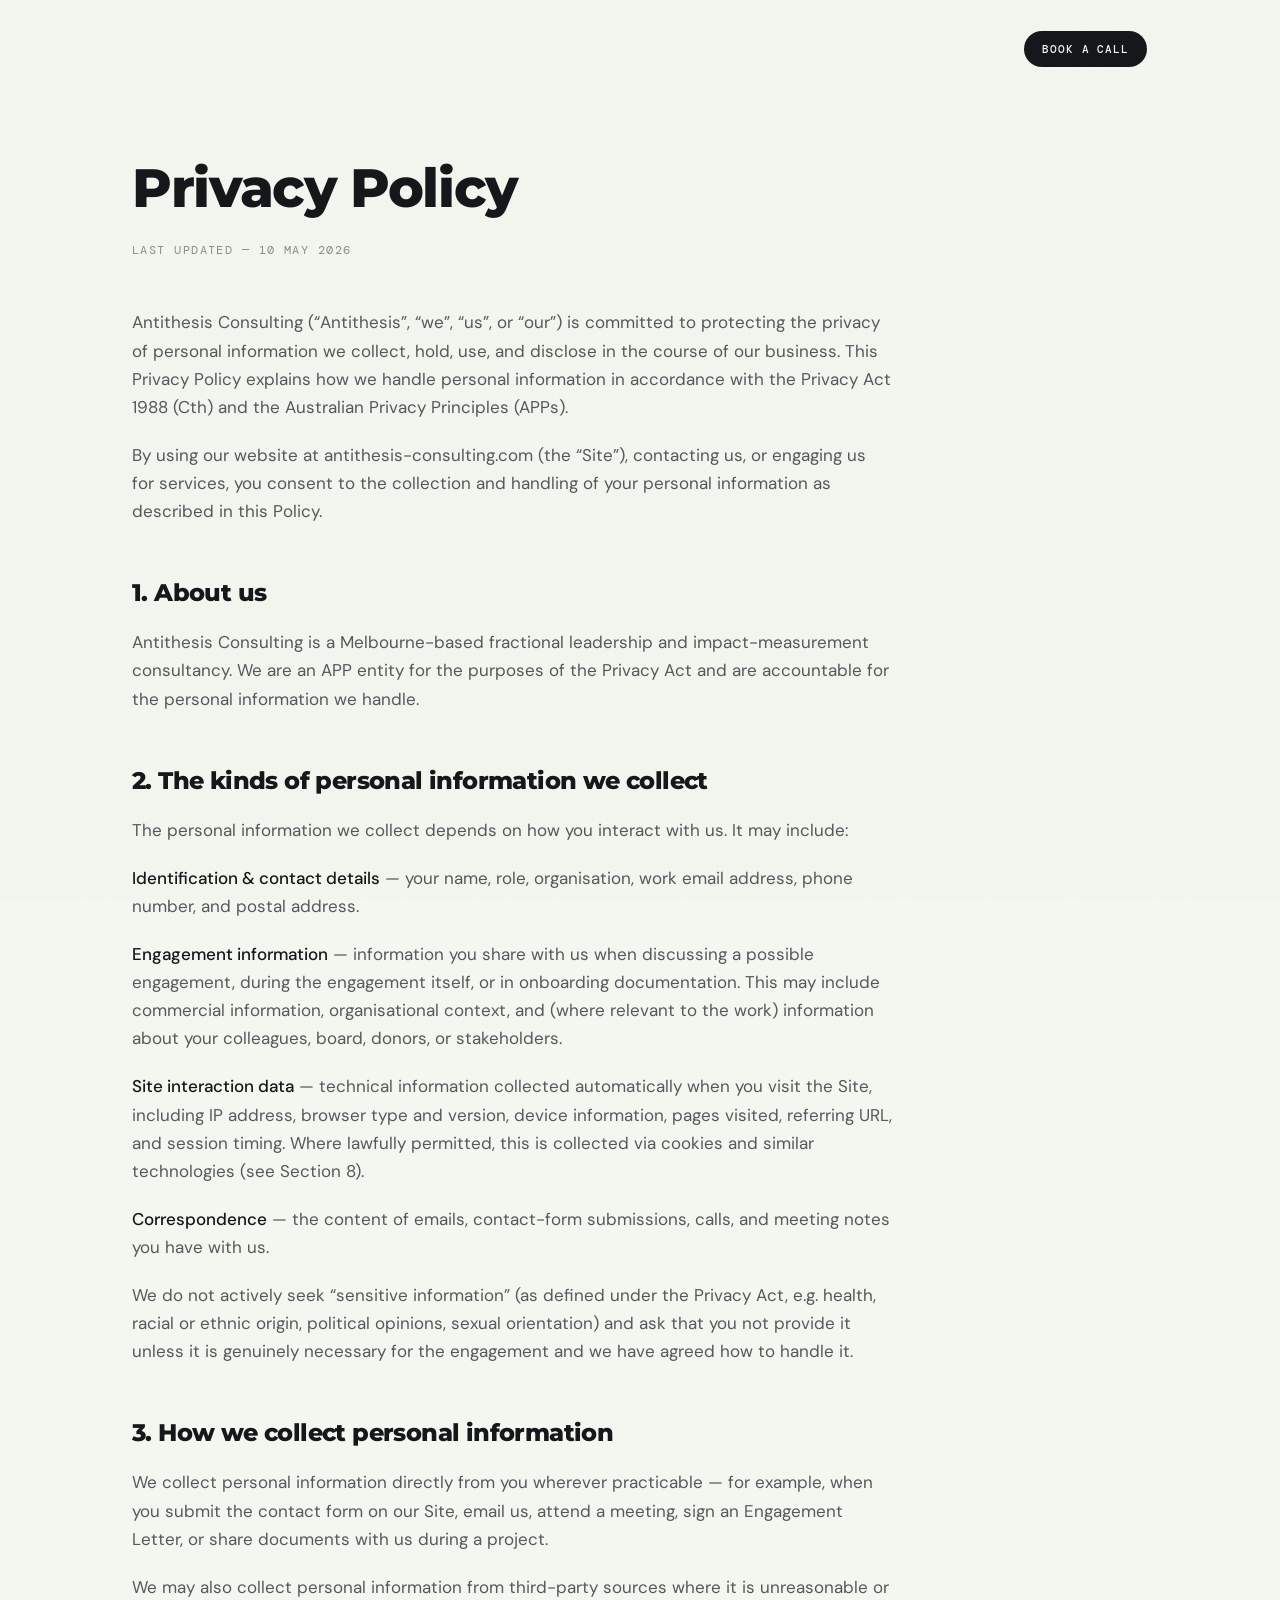
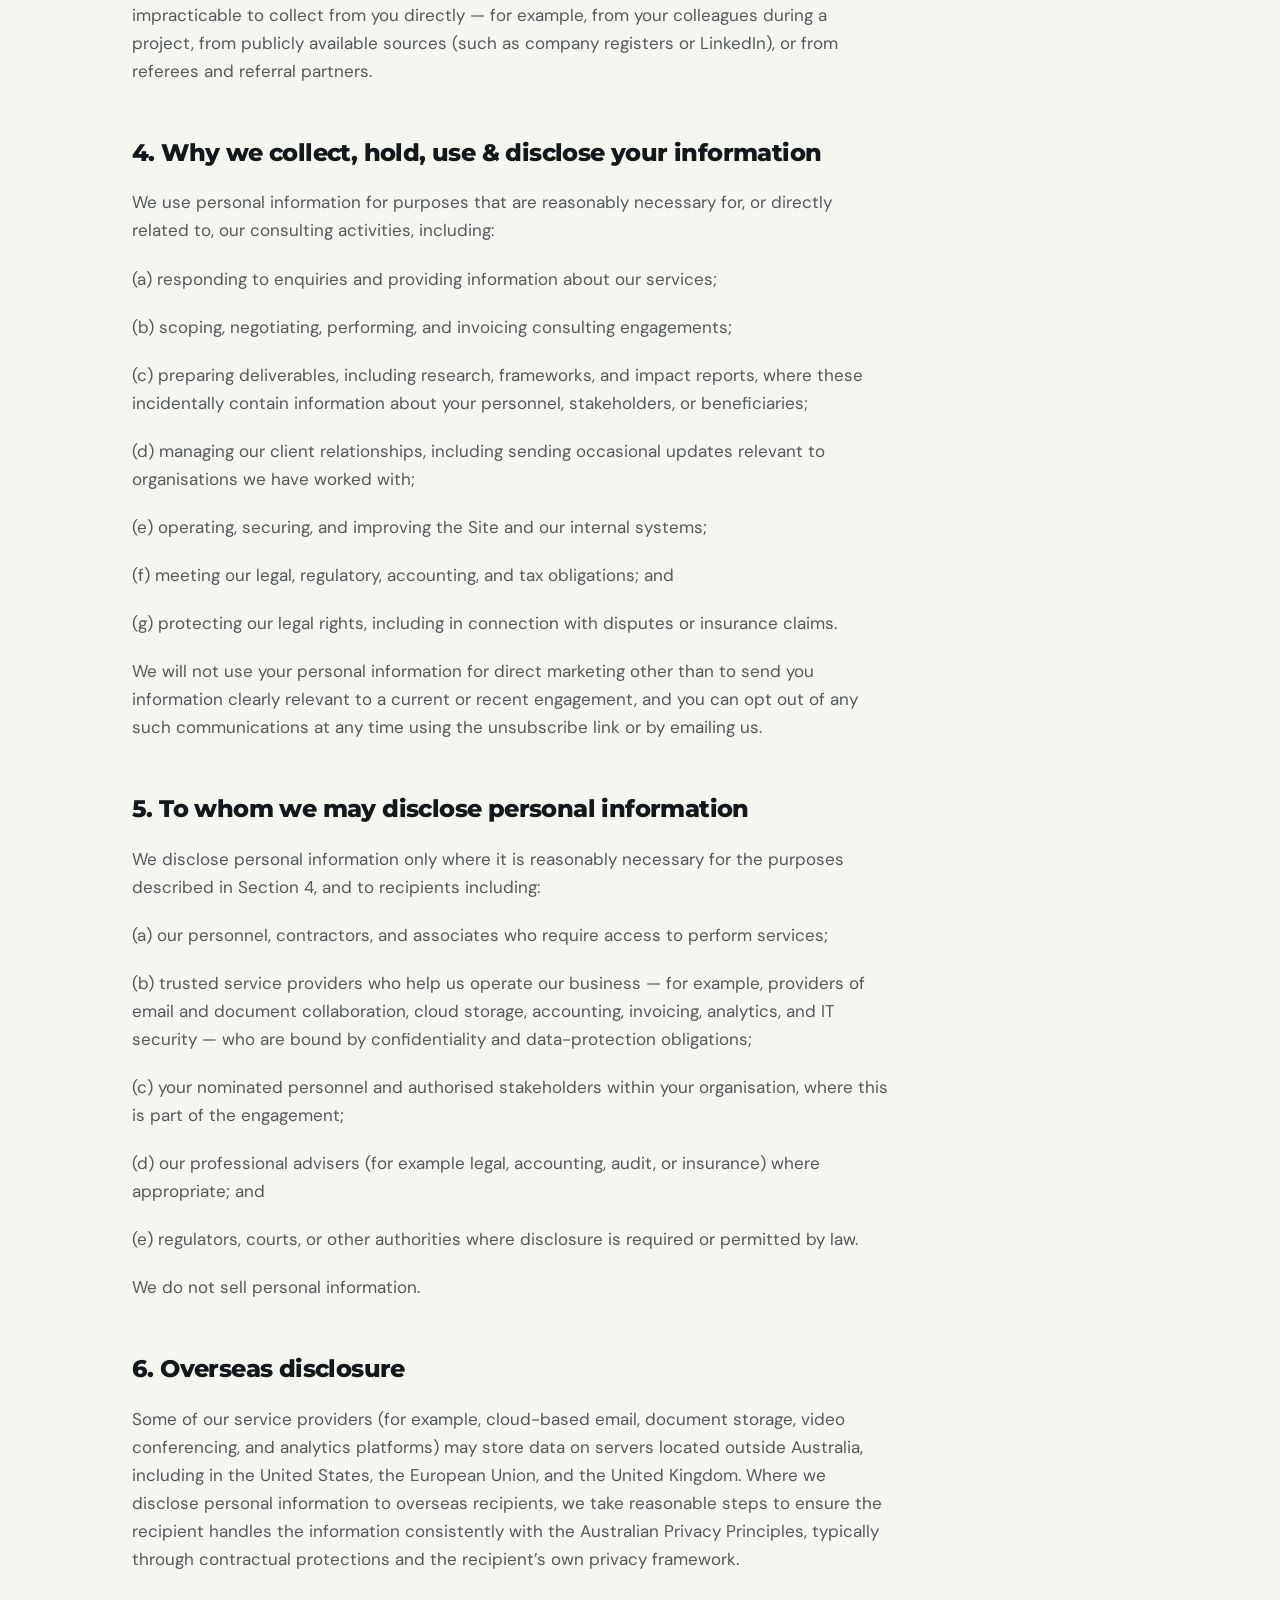
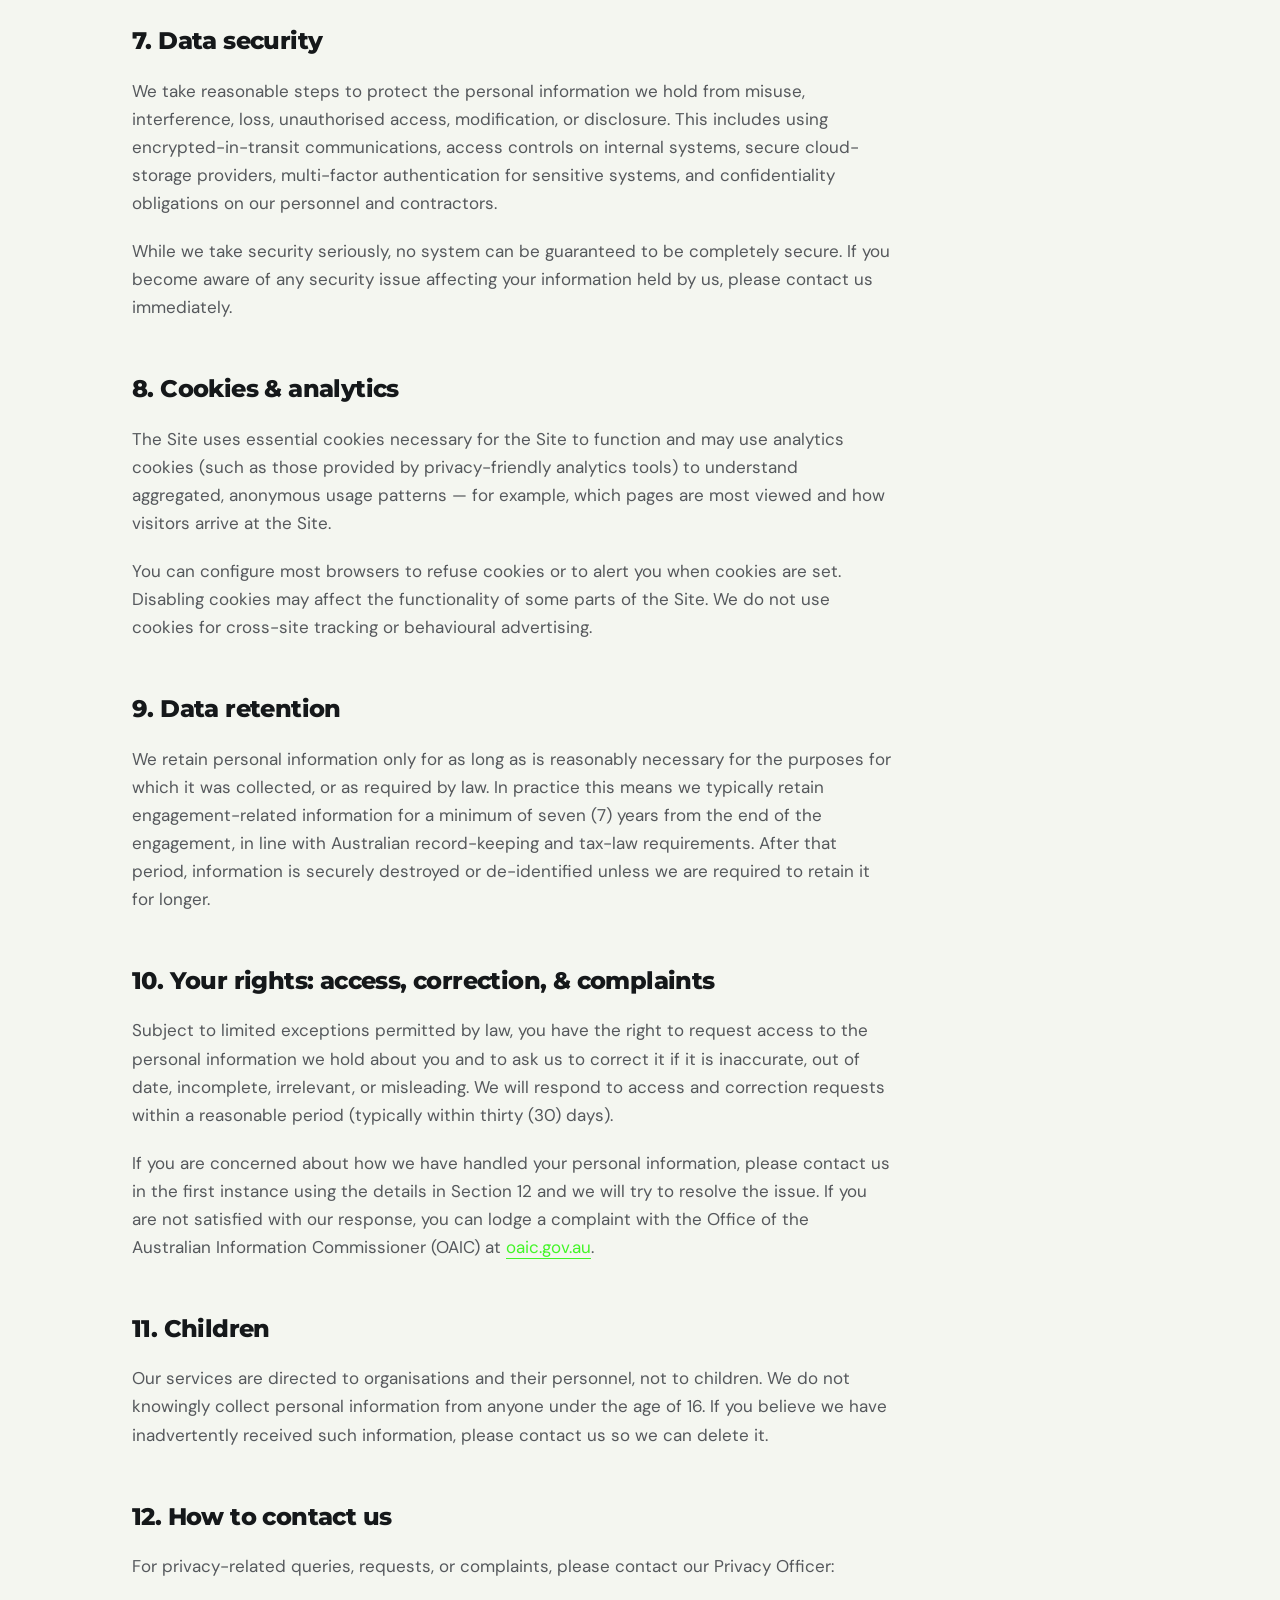
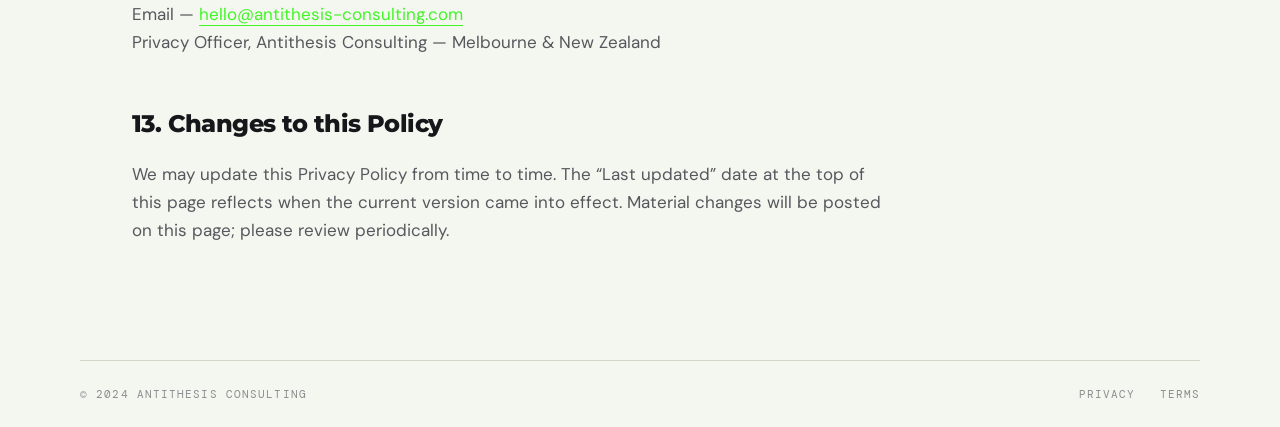
<file: privacy.html>
<!DOCTYPE html>
<html lang="en" data-theme="light">
<head>
<meta charset="UTF-8">
<meta name="viewport" content="width=device-width, initial-scale=1.0">
<title>Privacy Policy — Antithesis Consulting</title>
<meta name="description" content="Privacy policy for Antithesis Consulting — how we collect, use and protect your personal information across Australia and New Zealand.">
<meta name="robots" content="index, follow">
<link rel="canonical" href="https://antithesis-consulting.com/privacy.html">
<link rel="preconnect" href="https://fonts.googleapis.com">
<link rel="preconnect" href="https://fonts.gstatic.com" crossorigin>
<link href="https://fonts.googleapis.com/css2?family=Montserrat:ital,wght@0,600;0,700;0,800;1,700;1,800&family=Instrument+Serif:ital@0;1&family=DM+Sans:ital,wght@0,300;0,400;0,500;0,600;1,400&family=DM+Mono:wght@300;400;500&display=swap" rel="stylesheet">
<meta name="theme-color" content="#F4F6F0">
<script>
  // Pre-paint theme detection — must run before stylesheet to avoid FOUC. Light is the default.
  (function() {
    try {
      document.documentElement.setAttribute('data-theme', localStorage.getItem('antithesis-theme') || 'light');
    } catch (e) {
      document.documentElement.setAttribute('data-theme', 'light');
    }
  })();
</script>
<link rel="stylesheet" href="css/main.css">
</head>
<body>

<svg aria-hidden="true" style="position:absolute;width:0;height:0">
  <filter id="noiseFilter">
    <feTurbulence type="fractalNoise" baseFrequency="0.65" numOctaves="3" stitchTiles="stitch"/>
    <feColorMatrix type="saturate" values="0"/>
  </filter>
</svg>
<svg class="grain" aria-hidden="true" width="100%" height="100%">
  <rect width="100%" height="100%" filter="url(#noiseFilter)"/>
</svg>

<header class="site-nav scrolled" role="banner">
  <div class="site-nav__inner">
    <a href="index.html" class="nav-wordmark" aria-label="Antithesis — Home">
      <svg class="nav-logo" viewBox="100 160 2210 295" aria-hidden="true"><g transform="scale(8.571428571428571) translate(10, 10)"><path d="M5.6641 27.266l-2.2461 0 9.1797-16.387 9.7461 0 1.582 16.387 2.1875 0 1.2305 12.715-10.059 0-0.41016-5.4883-5.5664 0c-0.97656 1.8164-1.8945 3.6523-2.8711 5.4883l-9.8828 0zM16.621 27.676l0-0.41016-2.1289 0 0.039063-6.4844-2.6172 6.4844 2.168 0-0.15625 0.41016 2.6953 0zM58.408 27.266l-2.9102 12.715-9.082 0-3.8672-12.715-0.44922 0-2.9492 12.715-9.1992 0 2.9492-12.715-1.7773 0 3.7695-16.367 10.723 0 3.1641 10.273 2.4023-10.273 9.2383 0-3.7891 16.367 1.7773 0zM80.879 26.719l-2.9688 13.359-9.9023 0 3.0469-13.359-1.7773 0 1.9727-8.5547-7.8125 0 1.7188-7.4023 25.352 0-1.6602 7.4023-7.793 0-1.9141 8.5547 1.7383 0zM101.944 27.344l-2.9297 12.734-9.8828 0 2.9297-12.734-1.9922 0 3.8281-16.484 9.8633 0-3.7891 16.484 1.9727 0zM122.989 26.719l-2.9688 13.359-9.9023 0 3.0469-13.359-1.7773 0 1.9727-8.5547-7.8125 0 1.7188-7.4023 25.352 0-1.6602 7.4023-7.793 0-1.9141 8.5547 1.7383 0zM159.619 27.344l-2.9688 12.734-9.7852 0 2.7734-11.953-5.6641 0-2.793 11.953-9.8438 0 2.9492-12.734-1.9727 0 3.7695-16.484 9.8438 0-2.2461 9.9023 5.6445 0 2.2852-9.9023 9.8047 0-3.8086 16.484 2.0117 0zM165.449 27.344l-1.9922 0 3.8281-16.484 20.918 0-1.6797 7.4023-11.152 0-0.58594 2.5 10.254 0-1.5039 6.582 1.9922 0-0.17578 0.78125-10.273 0-1.0352 4.5703 11.113 0-1.6797 7.3828-20.957 0zM213.779 26.719c1.1328 4.1016-2.2656 8.9453-5.4102 11.074-6.1719 4.043-14.316 3.3984-20.625 0.15625l1.8359-8.125 3.0273 0c0.39063 4.1992 9.7852 5.9375 10.742 1.7969 0.46875-2.0508-6.8945-2.6172-9.3555-4.5508-0.13672-0.11719-0.29297-0.23438-0.41016-0.35156l-1.7969 0c-1.9531-1.8359-2.1289-4.2773-1.5625-6.8164 2.3828-10.41 16.523-11.445 24.688-7.3242l-1.8164 7.9102-3.0469 0c0.19531-2.9688-8.7891-5-9.6289-1.4258-0.56641 2.7734 8.5352 1.9531 11.055 6.3477 0.21484 0.39063 0.39063 0.85938 0.50781 1.3086l1.7969 0zM228.301 27.344l-2.9297 12.734-9.8828 0 2.9297-12.734-1.9922 0 3.8281-16.484 9.8633 0-3.7891 16.484 1.9727 0zM257.529 26.719c1.1328 4.1016-2.2656 8.9453-5.4102 11.074-6.1719 4.043-14.316 3.3984-20.625 0.15625l1.8359-8.125 3.0273 0c0.39063 4.1992 9.7852 5.9375 10.742 1.7969 0.46875-2.0508-6.8945-2.6172-9.3555-4.5508-0.13672-0.11719-0.29297-0.23438-0.41016-0.35156l-1.7969 0c-1.9531-1.8359-2.1289-4.2773-1.5625-6.8164 2.3828-10.41 16.523-11.445 24.688-7.3242l-1.8164 7.9102-3.0469 0c0.19531-2.9688-8.7891-5-9.6289-1.4258-0.56641 2.7734 8.5352 1.9531 11.055 6.3477 0.21484 0.39063 0.39063 0.85938 0.50781 1.3086l1.7969 0z"/></g></svg>
    </a>
    <div class="site-nav__right">
      <div class="nav-links" role="navigation" aria-label="Main navigation">
        <a href="fractional.html">Fractional</a>
        <a href="impact.html">Impact &amp; SROI</a>
        <a href="index.html#method">Method</a>
        <a href="index.html#work">Work</a>
        <a href="index.html#contact">Contact</a>
      </div>
      <button class="theme-toggle" aria-label="Toggle theme" type="button">
        <svg class="theme-icon-sun" viewBox="0 0 24 24" fill="none" stroke="currentColor" stroke-width="1.6" stroke-linecap="round" stroke-linejoin="round" aria-hidden="true">
          <circle cx="12" cy="12" r="4"/>
          <path d="M12 2v2M12 20v2M4.93 4.93l1.41 1.41M17.66 17.66l1.41 1.41M2 12h2M20 12h2M4.93 19.07l1.41-1.41M17.66 6.34l1.41-1.41"/>
        </svg>
        <svg class="theme-icon-moon" viewBox="0 0 24 24" fill="none" stroke="currentColor" stroke-width="1.6" stroke-linecap="round" stroke-linejoin="round" aria-hidden="true">
          <path d="M21 12.79A9 9 0 1 1 11.21 3 7 7 0 0 0 21 12.79z"/>
        </svg>
      </button>
      <a href="index.html#contact" class="nav-cta">Book a call</a>
    </div>
  </div>
</header>

<main>
  <article class="prose-page">
    <h1>Privacy Policy</h1>
    <span class="prose-page__updated">Last updated &mdash; 10 May 2026</span>
    <p>Antithesis Consulting (&ldquo;Antithesis&rdquo;, &ldquo;we&rdquo;, &ldquo;us&rdquo;, or &ldquo;our&rdquo;) is committed to protecting the privacy of personal information we collect, hold, use, and disclose in the course of our business. This Privacy Policy explains how we handle personal information in accordance with the <em>Privacy Act 1988</em> (Cth) and the Australian Privacy Principles (APPs).</p>
    <p>By using our website at antithesis-consulting.com (the &ldquo;Site&rdquo;), contacting us, or engaging us for services, you consent to the collection and handling of your personal information as described in this Policy.</p>

    <h2>1. About us</h2>
    <p>Antithesis Consulting is a Melbourne-based fractional leadership and impact-measurement consultancy. We are an APP entity for the purposes of the Privacy Act and are accountable for the personal information we handle.</p>

    <h2>2. The kinds of personal information we collect</h2>
    <p>The personal information we collect depends on how you interact with us. It may include:</p>
    <p><strong>Identification &amp; contact details</strong> &mdash; your name, role, organisation, work email address, phone number, and postal address.</p>
    <p><strong>Engagement information</strong> &mdash; information you share with us when discussing a possible engagement, during the engagement itself, or in onboarding documentation. This may include commercial information, organisational context, and (where relevant to the work) information about your colleagues, board, donors, or stakeholders.</p>
    <p><strong>Site interaction data</strong> &mdash; technical information collected automatically when you visit the Site, including IP address, browser type and version, device information, pages visited, referring URL, and session timing. Where lawfully permitted, this is collected via cookies and similar technologies (see Section 8).</p>
    <p><strong>Correspondence</strong> &mdash; the content of emails, contact-form submissions, calls, and meeting notes you have with us.</p>
    <p>We do not actively seek &ldquo;sensitive information&rdquo; (as defined under the Privacy Act, e.g. health, racial or ethnic origin, political opinions, sexual orientation) and ask that you not provide it unless it is genuinely necessary for the engagement and we have agreed how to handle it.</p>

    <h2>3. How we collect personal information</h2>
    <p>We collect personal information directly from you wherever practicable &mdash; for example, when you submit the contact form on our Site, email us, attend a meeting, sign an Engagement Letter, or share documents with us during a project.</p>
    <p>We may also collect personal information from third-party sources where it is unreasonable or impracticable to collect from you directly &mdash; for example, from your colleagues during a project, from publicly available sources (such as company registers or LinkedIn), or from referees and referral partners.</p>

    <h2>4. Why we collect, hold, use &amp; disclose your information</h2>
    <p>We use personal information for purposes that are reasonably necessary for, or directly related to, our consulting activities, including:</p>
    <p>(a) responding to enquiries and providing information about our services;</p>
    <p>(b) scoping, negotiating, performing, and invoicing consulting engagements;</p>
    <p>(c) preparing deliverables, including research, frameworks, and impact reports, where these incidentally contain information about your personnel, stakeholders, or beneficiaries;</p>
    <p>(d) managing our client relationships, including sending occasional updates relevant to organisations we have worked with;</p>
    <p>(e) operating, securing, and improving the Site and our internal systems;</p>
    <p>(f) meeting our legal, regulatory, accounting, and tax obligations; and</p>
    <p>(g) protecting our legal rights, including in connection with disputes or insurance claims.</p>
    <p>We will not use your personal information for direct marketing other than to send you information clearly relevant to a current or recent engagement, and you can opt out of any such communications at any time using the unsubscribe link or by emailing us.</p>

    <h2>5. To whom we may disclose personal information</h2>
    <p>We disclose personal information only where it is reasonably necessary for the purposes described in Section 4, and to recipients including:</p>
    <p>(a) our personnel, contractors, and associates who require access to perform services;</p>
    <p>(b) trusted service providers who help us operate our business &mdash; for example, providers of email and document collaboration, cloud storage, accounting, invoicing, analytics, and IT security &mdash; who are bound by confidentiality and data-protection obligations;</p>
    <p>(c) your nominated personnel and authorised stakeholders within your organisation, where this is part of the engagement;</p>
    <p>(d) our professional advisers (for example legal, accounting, audit, or insurance) where appropriate; and</p>
    <p>(e) regulators, courts, or other authorities where disclosure is required or permitted by law.</p>
    <p>We do not sell personal information.</p>

    <h2>6. Overseas disclosure</h2>
    <p>Some of our service providers (for example, cloud-based email, document storage, video conferencing, and analytics platforms) may store data on servers located outside Australia, including in the United States, the European Union, and the United Kingdom. Where we disclose personal information to overseas recipients, we take reasonable steps to ensure the recipient handles the information consistently with the Australian Privacy Principles, typically through contractual protections and the recipient&rsquo;s own privacy framework.</p>

    <h2>7. Data security</h2>
    <p>We take reasonable steps to protect the personal information we hold from misuse, interference, loss, unauthorised access, modification, or disclosure. This includes using encrypted-in-transit communications, access controls on internal systems, secure cloud-storage providers, multi-factor authentication for sensitive systems, and confidentiality obligations on our personnel and contractors.</p>
    <p>While we take security seriously, no system can be guaranteed to be completely secure. If you become aware of any security issue affecting your information held by us, please contact us immediately.</p>

    <h2>8. Cookies &amp; analytics</h2>
    <p>The Site uses essential cookies necessary for the Site to function and may use analytics cookies (such as those provided by privacy-friendly analytics tools) to understand aggregated, anonymous usage patterns &mdash; for example, which pages are most viewed and how visitors arrive at the Site.</p>
    <p>You can configure most browsers to refuse cookies or to alert you when cookies are set. Disabling cookies may affect the functionality of some parts of the Site. We do not use cookies for cross-site tracking or behavioural advertising.</p>

    <h2>9. Data retention</h2>
    <p>We retain personal information only for as long as is reasonably necessary for the purposes for which it was collected, or as required by law. In practice this means we typically retain engagement-related information for a minimum of seven (7) years from the end of the engagement, in line with Australian record-keeping and tax-law requirements. After that period, information is securely destroyed or de-identified unless we are required to retain it for longer.</p>

    <h2>10. Your rights: access, correction, &amp; complaints</h2>
    <p>Subject to limited exceptions permitted by law, you have the right to request access to the personal information we hold about you and to ask us to correct it if it is inaccurate, out of date, incomplete, irrelevant, or misleading. We will respond to access and correction requests within a reasonable period (typically within thirty (30) days).</p>
    <p>If you are concerned about how we have handled your personal information, please contact us in the first instance using the details in Section 12 and we will try to resolve the issue. If you are not satisfied with our response, you can lodge a complaint with the Office of the Australian Information Commissioner (OAIC) at <a href="https://www.oaic.gov.au" rel="noopener noreferrer">oaic.gov.au</a>.</p>

    <h2>11. Children</h2>
    <p>Our services are directed to organisations and their personnel, not to children. We do not knowingly collect personal information from anyone under the age of 16. If you believe we have inadvertently received such information, please contact us so we can delete it.</p>

    <h2>12. How to contact us</h2>
    <p>For privacy-related queries, requests, or complaints, please contact our Privacy Officer:</p>
    <p>Email &mdash; <a href="mailto:hello@antithesis-consulting.com">hello@antithesis-consulting.com</a><br>Privacy Officer, Antithesis Consulting &mdash; Melbourne &amp; New Zealand</p>

    <h2>13. Changes to this Policy</h2>
    <p>We may update this Privacy Policy from time to time. The &ldquo;Last updated&rdquo; date at the top of this page reflects when the current version came into effect. Material changes will be posted on this page; please review periodically.</p>
  </article>
</main>

<footer class="site-footer" role="contentinfo">
  <div class="footer-inner">
    <div class="footer-bottom">
      <span>&copy; 2024 Antithesis Consulting</span>
      <div class="footer-bottom-links">
        <a href="privacy.html">Privacy</a>
        <a href="terms.html">Terms</a>
      </div>
    </div>
  </div>
</footer>

<script src="js/main.js" defer></script>
</body>
</html>
</file>
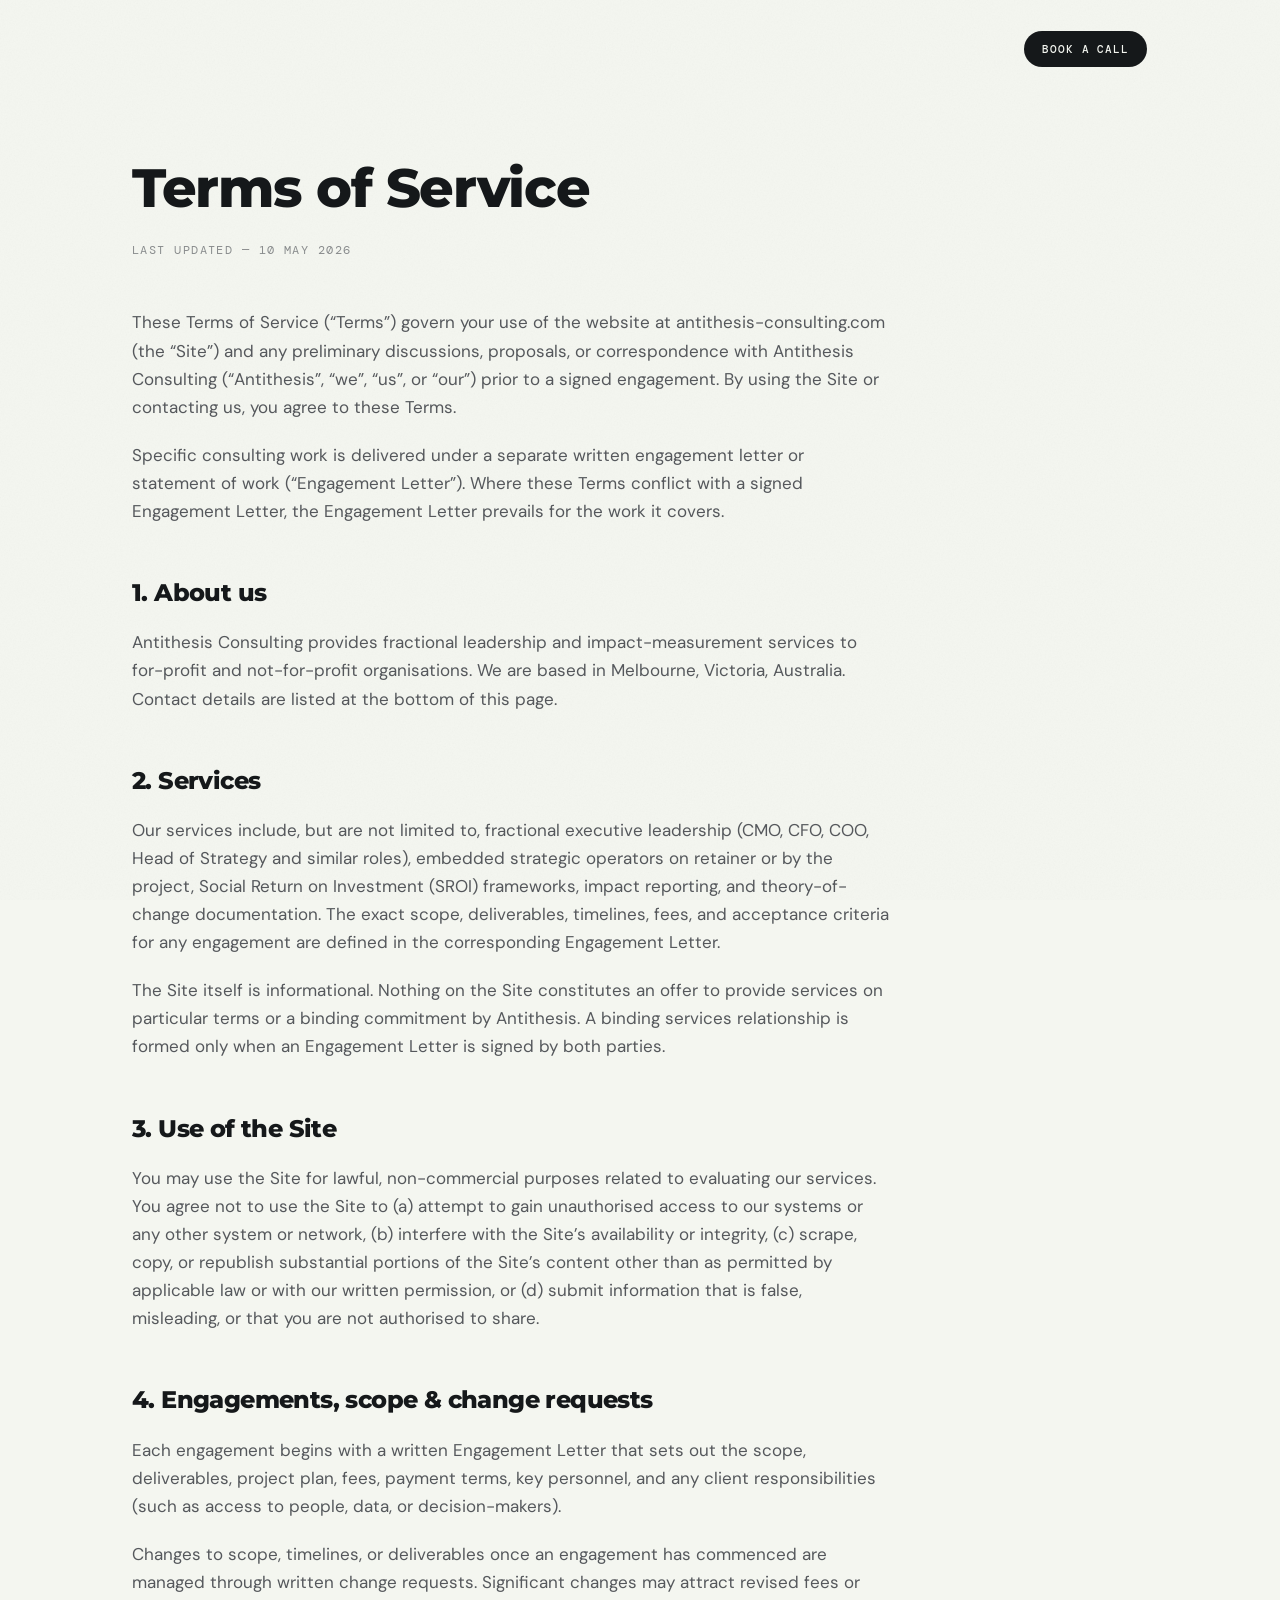
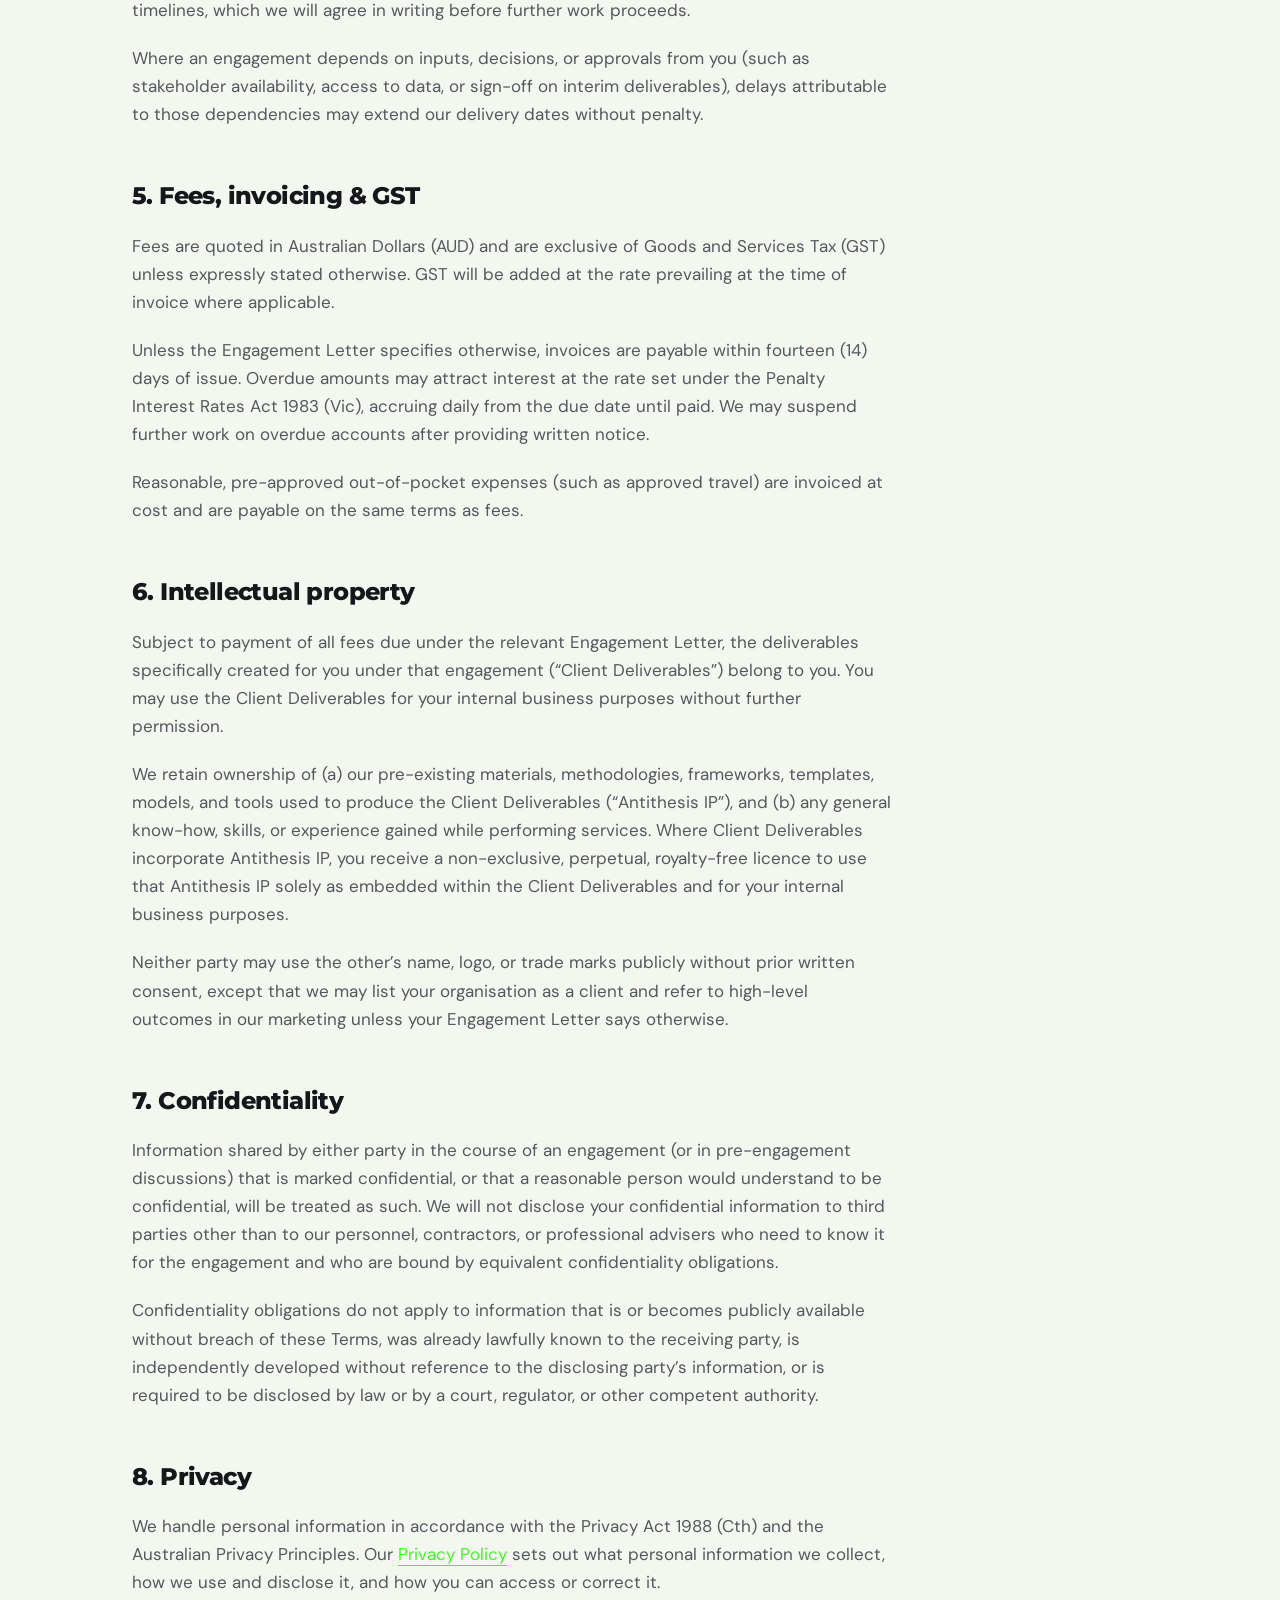
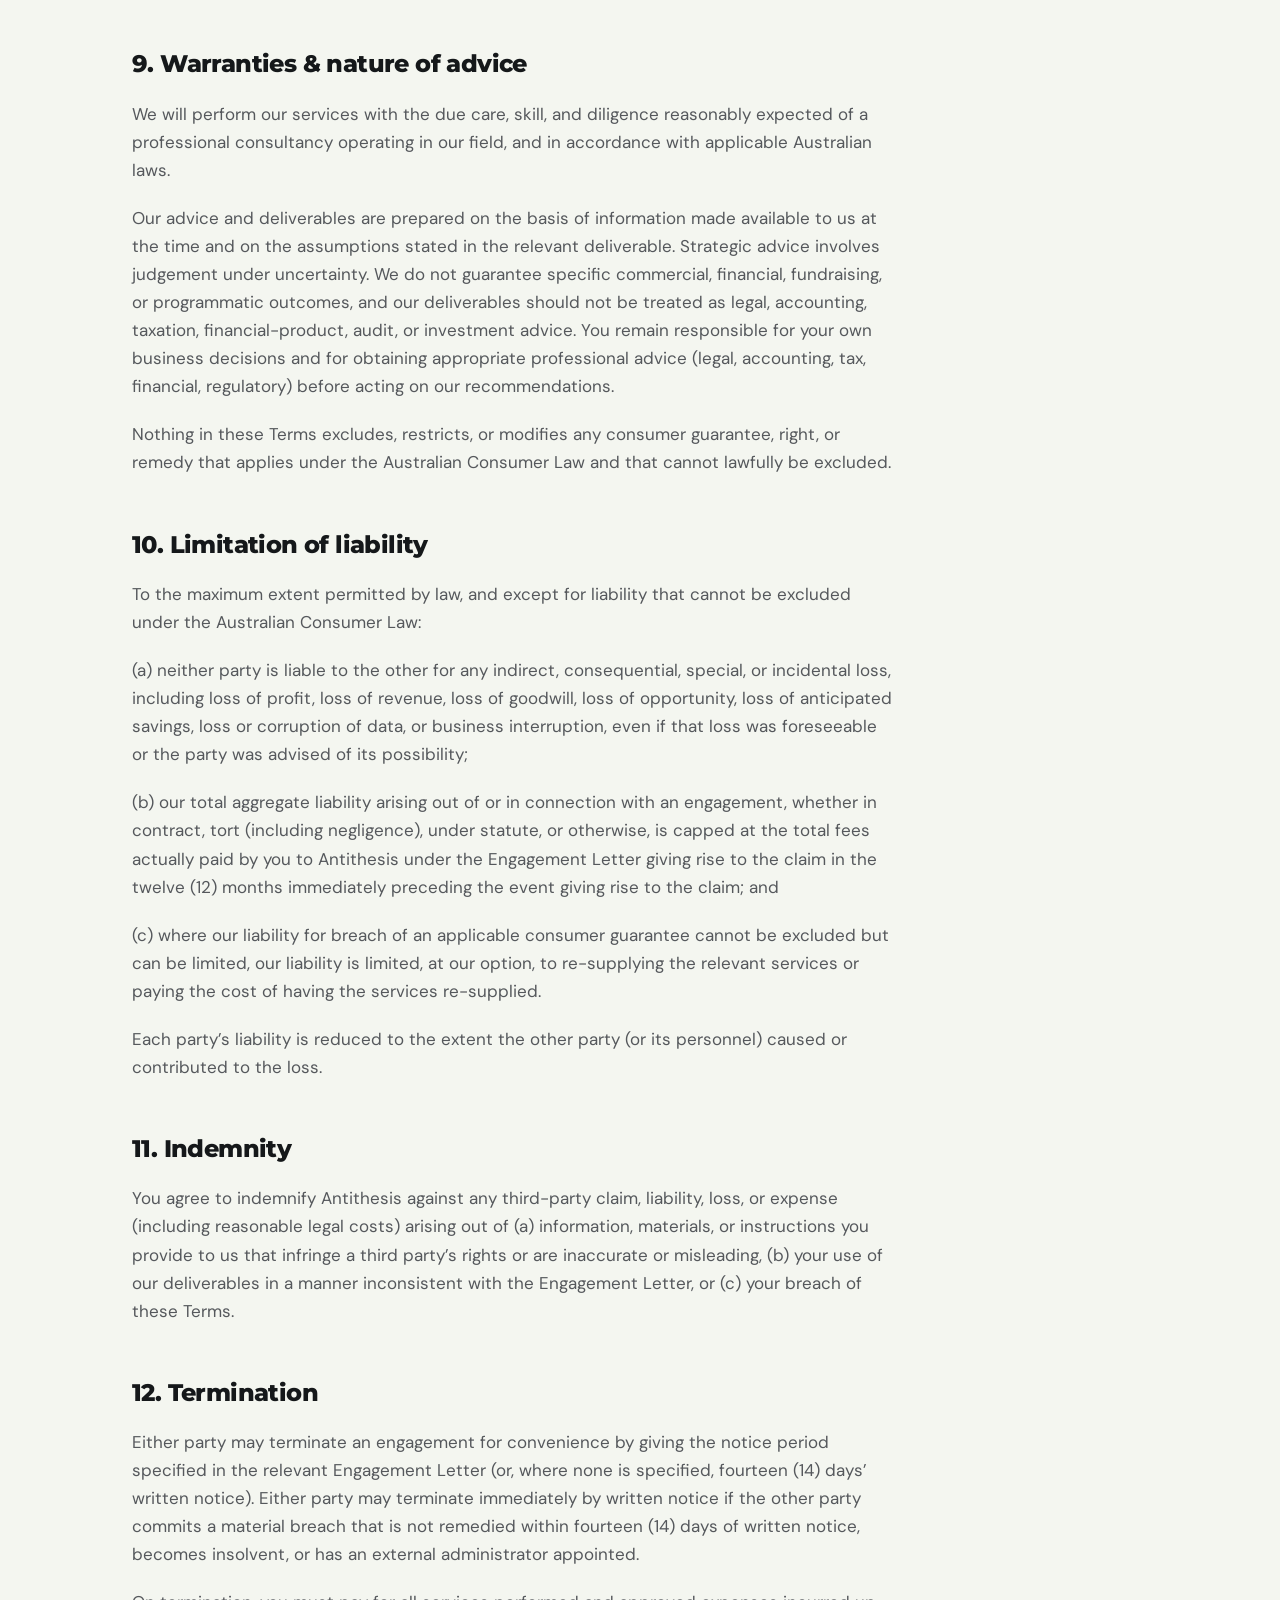
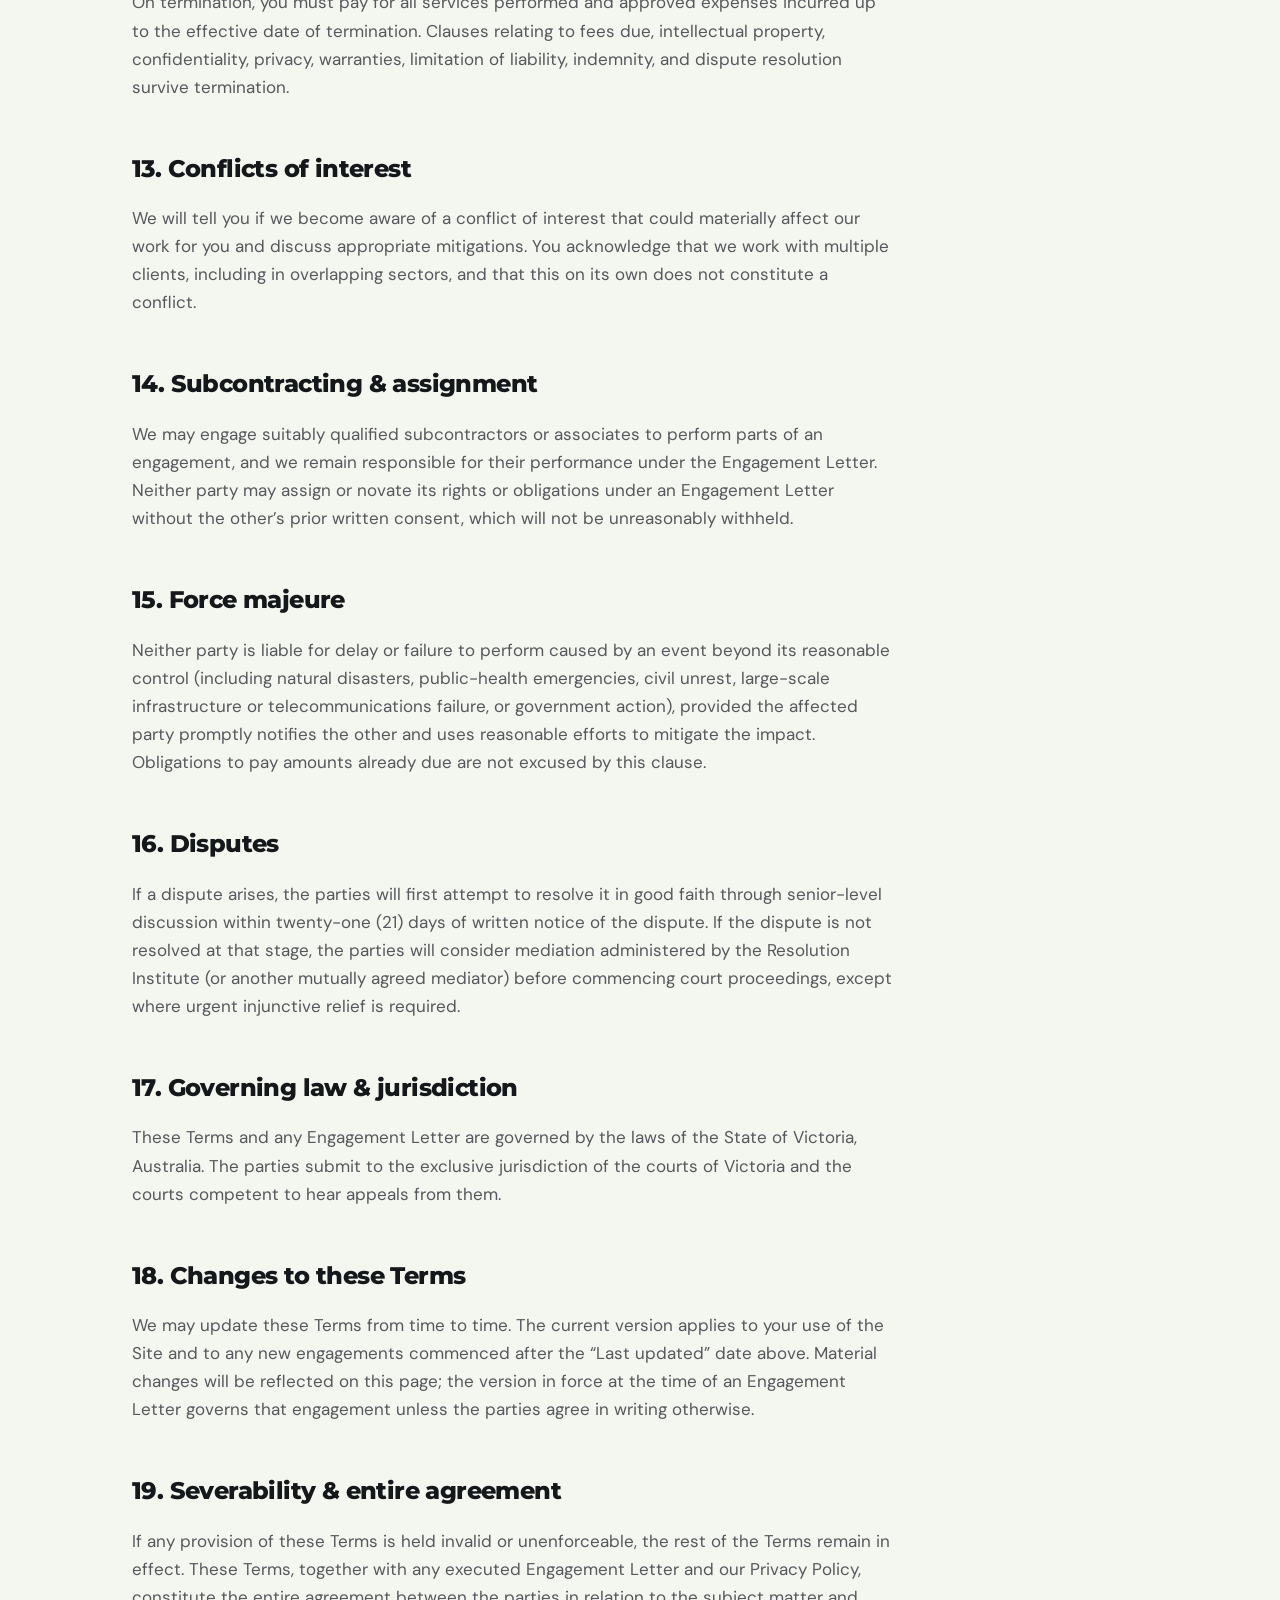
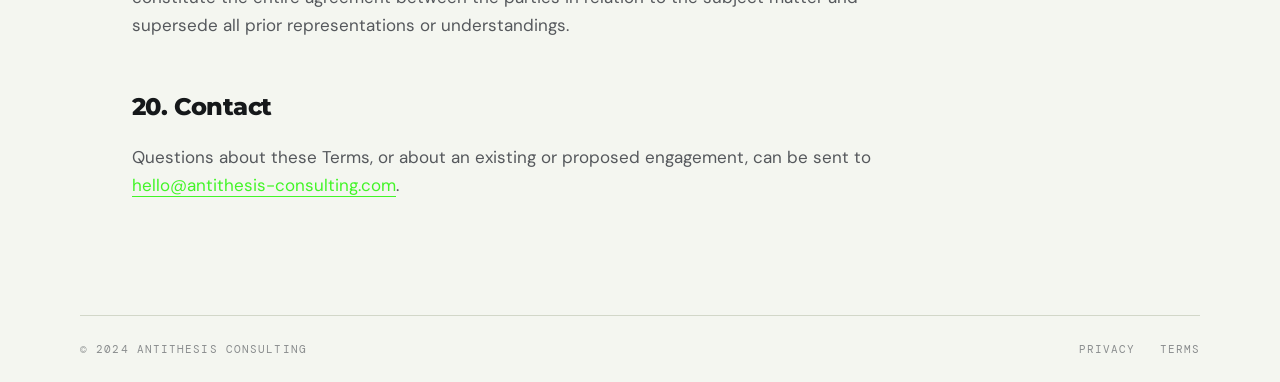
<file: terms.html>
<!DOCTYPE html>
<html lang="en" data-theme="light">
<head>
<meta charset="UTF-8">
<meta name="viewport" content="width=device-width, initial-scale=1.0">
<title>Terms &amp; Conditions — Antithesis Consulting</title>
<meta name="description" content="Terms and conditions for Antithesis Consulting — fractional leadership and SROI impact measurement services across Australia and New Zealand.">
<meta name="robots" content="index, follow">
<link rel="canonical" href="https://antithesis-consulting.com/terms.html">
<link rel="preconnect" href="https://fonts.googleapis.com">
<link rel="preconnect" href="https://fonts.gstatic.com" crossorigin>
<link href="https://fonts.googleapis.com/css2?family=Montserrat:ital,wght@0,600;0,700;0,800;1,700;1,800&family=Instrument+Serif:ital@0;1&family=DM+Sans:ital,wght@0,300;0,400;0,500;0,600;1,400&family=DM+Mono:wght@300;400;500&display=swap" rel="stylesheet">
<meta name="theme-color" content="#F4F6F0">
<script>
  // Pre-paint theme detection — must run before stylesheet to avoid FOUC. Light is the default.
  (function() {
    try {
      document.documentElement.setAttribute('data-theme', localStorage.getItem('antithesis-theme') || 'light');
    } catch (e) {
      document.documentElement.setAttribute('data-theme', 'light');
    }
  })();
</script>
<link rel="stylesheet" href="css/main.css">
</head>
<body>

<svg aria-hidden="true" style="position:absolute;width:0;height:0">
  <filter id="noiseFilter">
    <feTurbulence type="fractalNoise" baseFrequency="0.65" numOctaves="3" stitchTiles="stitch"/>
    <feColorMatrix type="saturate" values="0"/>
  </filter>
</svg>
<svg class="grain" aria-hidden="true" width="100%" height="100%">
  <rect width="100%" height="100%" filter="url(#noiseFilter)"/>
</svg>

<header class="site-nav scrolled" role="banner">
  <div class="site-nav__inner">
    <a href="index.html" class="nav-wordmark" aria-label="Antithesis — Home">
      <svg class="nav-logo" viewBox="100 160 2210 295" aria-hidden="true"><g transform="scale(8.571428571428571) translate(10, 10)"><path d="M5.6641 27.266l-2.2461 0 9.1797-16.387 9.7461 0 1.582 16.387 2.1875 0 1.2305 12.715-10.059 0-0.41016-5.4883-5.5664 0c-0.97656 1.8164-1.8945 3.6523-2.8711 5.4883l-9.8828 0zM16.621 27.676l0-0.41016-2.1289 0 0.039063-6.4844-2.6172 6.4844 2.168 0-0.15625 0.41016 2.6953 0zM58.408 27.266l-2.9102 12.715-9.082 0-3.8672-12.715-0.44922 0-2.9492 12.715-9.1992 0 2.9492-12.715-1.7773 0 3.7695-16.367 10.723 0 3.1641 10.273 2.4023-10.273 9.2383 0-3.7891 16.367 1.7773 0zM80.879 26.719l-2.9688 13.359-9.9023 0 3.0469-13.359-1.7773 0 1.9727-8.5547-7.8125 0 1.7188-7.4023 25.352 0-1.6602 7.4023-7.793 0-1.9141 8.5547 1.7383 0zM101.944 27.344l-2.9297 12.734-9.8828 0 2.9297-12.734-1.9922 0 3.8281-16.484 9.8633 0-3.7891 16.484 1.9727 0zM122.989 26.719l-2.9688 13.359-9.9023 0 3.0469-13.359-1.7773 0 1.9727-8.5547-7.8125 0 1.7188-7.4023 25.352 0-1.6602 7.4023-7.793 0-1.9141 8.5547 1.7383 0zM159.619 27.344l-2.9688 12.734-9.7852 0 2.7734-11.953-5.6641 0-2.793 11.953-9.8438 0 2.9492-12.734-1.9727 0 3.7695-16.484 9.8438 0-2.2461 9.9023 5.6445 0 2.2852-9.9023 9.8047 0-3.8086 16.484 2.0117 0zM165.449 27.344l-1.9922 0 3.8281-16.484 20.918 0-1.6797 7.4023-11.152 0-0.58594 2.5 10.254 0-1.5039 6.582 1.9922 0-0.17578 0.78125-10.273 0-1.0352 4.5703 11.113 0-1.6797 7.3828-20.957 0zM213.779 26.719c1.1328 4.1016-2.2656 8.9453-5.4102 11.074-6.1719 4.043-14.316 3.3984-20.625 0.15625l1.8359-8.125 3.0273 0c0.39063 4.1992 9.7852 5.9375 10.742 1.7969 0.46875-2.0508-6.8945-2.6172-9.3555-4.5508-0.13672-0.11719-0.29297-0.23438-0.41016-0.35156l-1.7969 0c-1.9531-1.8359-2.1289-4.2773-1.5625-6.8164 2.3828-10.41 16.523-11.445 24.688-7.3242l-1.8164 7.9102-3.0469 0c0.19531-2.9688-8.7891-5-9.6289-1.4258-0.56641 2.7734 8.5352 1.9531 11.055 6.3477 0.21484 0.39063 0.39063 0.85938 0.50781 1.3086l1.7969 0zM228.301 27.344l-2.9297 12.734-9.8828 0 2.9297-12.734-1.9922 0 3.8281-16.484 9.8633 0-3.7891 16.484 1.9727 0zM257.529 26.719c1.1328 4.1016-2.2656 8.9453-5.4102 11.074-6.1719 4.043-14.316 3.3984-20.625 0.15625l1.8359-8.125 3.0273 0c0.39063 4.1992 9.7852 5.9375 10.742 1.7969 0.46875-2.0508-6.8945-2.6172-9.3555-4.5508-0.13672-0.11719-0.29297-0.23438-0.41016-0.35156l-1.7969 0c-1.9531-1.8359-2.1289-4.2773-1.5625-6.8164 2.3828-10.41 16.523-11.445 24.688-7.3242l-1.8164 7.9102-3.0469 0c0.19531-2.9688-8.7891-5-9.6289-1.4258-0.56641 2.7734 8.5352 1.9531 11.055 6.3477 0.21484 0.39063 0.39063 0.85938 0.50781 1.3086l1.7969 0z"/></g></svg>
    </a>
    <div class="site-nav__right">
      <div class="nav-links" role="navigation" aria-label="Main navigation">
        <a href="fractional.html">Fractional</a>
        <a href="impact.html">Impact &amp; SROI</a>
        <a href="index.html#method">Method</a>
        <a href="index.html#work">Work</a>
        <a href="index.html#contact">Contact</a>
      </div>
      <button class="theme-toggle" aria-label="Toggle theme" type="button">
        <svg class="theme-icon-sun" viewBox="0 0 24 24" fill="none" stroke="currentColor" stroke-width="1.6" stroke-linecap="round" stroke-linejoin="round" aria-hidden="true">
          <circle cx="12" cy="12" r="4"/>
          <path d="M12 2v2M12 20v2M4.93 4.93l1.41 1.41M17.66 17.66l1.41 1.41M2 12h2M20 12h2M4.93 19.07l1.41-1.41M17.66 6.34l1.41-1.41"/>
        </svg>
        <svg class="theme-icon-moon" viewBox="0 0 24 24" fill="none" stroke="currentColor" stroke-width="1.6" stroke-linecap="round" stroke-linejoin="round" aria-hidden="true">
          <path d="M21 12.79A9 9 0 1 1 11.21 3 7 7 0 0 0 21 12.79z"/>
        </svg>
      </button>
      <a href="index.html#contact" class="nav-cta">Book a call</a>
    </div>
  </div>
</header>

<main>
  <article class="prose-page">
    <h1>Terms of Service</h1>
    <span class="prose-page__updated">Last updated &mdash; 10 May 2026</span>
    <p>These Terms of Service (&ldquo;Terms&rdquo;) govern your use of the website at antithesis-consulting.com (the &ldquo;Site&rdquo;) and any preliminary discussions, proposals, or correspondence with Antithesis Consulting (&ldquo;Antithesis&rdquo;, &ldquo;we&rdquo;, &ldquo;us&rdquo;, or &ldquo;our&rdquo;) prior to a signed engagement. By using the Site or contacting us, you agree to these Terms.</p>
    <p>Specific consulting work is delivered under a separate written engagement letter or statement of work (&ldquo;Engagement Letter&rdquo;). Where these Terms conflict with a signed Engagement Letter, the Engagement Letter prevails for the work it covers.</p>

    <h2>1. About us</h2>
    <p>Antithesis Consulting provides fractional leadership and impact-measurement services to for-profit and not-for-profit organisations. We are based in Melbourne, Victoria, Australia. Contact details are listed at the bottom of this page.</p>

    <h2>2. Services</h2>
    <p>Our services include, but are not limited to, fractional executive leadership (CMO, CFO, COO, Head of Strategy and similar roles), embedded strategic operators on retainer or by the project, Social Return on Investment (SROI) frameworks, impact reporting, and theory-of-change documentation. The exact scope, deliverables, timelines, fees, and acceptance criteria for any engagement are defined in the corresponding Engagement Letter.</p>
    <p>The Site itself is informational. Nothing on the Site constitutes an offer to provide services on particular terms or a binding commitment by Antithesis. A binding services relationship is formed only when an Engagement Letter is signed by both parties.</p>

    <h2>3. Use of the Site</h2>
    <p>You may use the Site for lawful, non-commercial purposes related to evaluating our services. You agree not to use the Site to (a) attempt to gain unauthorised access to our systems or any other system or network, (b) interfere with the Site&rsquo;s availability or integrity, (c) scrape, copy, or republish substantial portions of the Site&rsquo;s content other than as permitted by applicable law or with our written permission, or (d) submit information that is false, misleading, or that you are not authorised to share.</p>

    <h2>4. Engagements, scope &amp; change requests</h2>
    <p>Each engagement begins with a written Engagement Letter that sets out the scope, deliverables, project plan, fees, payment terms, key personnel, and any client responsibilities (such as access to people, data, or decision-makers).</p>
    <p>Changes to scope, timelines, or deliverables once an engagement has commenced are managed through written change requests. Significant changes may attract revised fees or timelines, which we will agree in writing before further work proceeds.</p>
    <p>Where an engagement depends on inputs, decisions, or approvals from you (such as stakeholder availability, access to data, or sign-off on interim deliverables), delays attributable to those dependencies may extend our delivery dates without penalty.</p>

    <h2>5. Fees, invoicing &amp; GST</h2>
    <p>Fees are quoted in Australian Dollars (AUD) and are exclusive of Goods and Services Tax (GST) unless expressly stated otherwise. GST will be added at the rate prevailing at the time of invoice where applicable.</p>
    <p>Unless the Engagement Letter specifies otherwise, invoices are payable within fourteen (14) days of issue. Overdue amounts may attract interest at the rate set under the <em>Penalty Interest Rates Act 1983</em> (Vic), accruing daily from the due date until paid. We may suspend further work on overdue accounts after providing written notice.</p>
    <p>Reasonable, pre-approved out-of-pocket expenses (such as approved travel) are invoiced at cost and are payable on the same terms as fees.</p>

    <h2>6. Intellectual property</h2>
    <p>Subject to payment of all fees due under the relevant Engagement Letter, the deliverables specifically created for you under that engagement (&ldquo;Client Deliverables&rdquo;) belong to you. You may use the Client Deliverables for your internal business purposes without further permission.</p>
    <p>We retain ownership of (a) our pre-existing materials, methodologies, frameworks, templates, models, and tools used to produce the Client Deliverables (&ldquo;Antithesis IP&rdquo;), and (b) any general know-how, skills, or experience gained while performing services. Where Client Deliverables incorporate Antithesis IP, you receive a non-exclusive, perpetual, royalty-free licence to use that Antithesis IP solely as embedded within the Client Deliverables and for your internal business purposes.</p>
    <p>Neither party may use the other&rsquo;s name, logo, or trade marks publicly without prior written consent, except that we may list your organisation as a client and refer to high-level outcomes in our marketing unless your Engagement Letter says otherwise.</p>

    <h2>7. Confidentiality</h2>
    <p>Information shared by either party in the course of an engagement (or in pre-engagement discussions) that is marked confidential, or that a reasonable person would understand to be confidential, will be treated as such. We will not disclose your confidential information to third parties other than to our personnel, contractors, or professional advisers who need to know it for the engagement and who are bound by equivalent confidentiality obligations.</p>
    <p>Confidentiality obligations do not apply to information that is or becomes publicly available without breach of these Terms, was already lawfully known to the receiving party, is independently developed without reference to the disclosing party&rsquo;s information, or is required to be disclosed by law or by a court, regulator, or other competent authority.</p>

    <h2>8. Privacy</h2>
    <p>We handle personal information in accordance with the <em>Privacy Act 1988</em> (Cth) and the Australian Privacy Principles. Our <a href="privacy.html">Privacy Policy</a> sets out what personal information we collect, how we use and disclose it, and how you can access or correct it.</p>

    <h2>9. Warranties &amp; nature of advice</h2>
    <p>We will perform our services with the due care, skill, and diligence reasonably expected of a professional consultancy operating in our field, and in accordance with applicable Australian laws.</p>
    <p>Our advice and deliverables are prepared on the basis of information made available to us at the time and on the assumptions stated in the relevant deliverable. Strategic advice involves judgement under uncertainty. We do not guarantee specific commercial, financial, fundraising, or programmatic outcomes, and our deliverables should not be treated as legal, accounting, taxation, financial-product, audit, or investment advice. You remain responsible for your own business decisions and for obtaining appropriate professional advice (legal, accounting, tax, financial, regulatory) before acting on our recommendations.</p>
    <p>Nothing in these Terms excludes, restricts, or modifies any consumer guarantee, right, or remedy that applies under the <em>Australian Consumer Law</em> and that cannot lawfully be excluded.</p>

    <h2>10. Limitation of liability</h2>
    <p>To the maximum extent permitted by law, and except for liability that cannot be excluded under the Australian Consumer Law:</p>
    <p>(a) neither party is liable to the other for any indirect, consequential, special, or incidental loss, including loss of profit, loss of revenue, loss of goodwill, loss of opportunity, loss of anticipated savings, loss or corruption of data, or business interruption, even if that loss was foreseeable or the party was advised of its possibility;</p>
    <p>(b) our total aggregate liability arising out of or in connection with an engagement, whether in contract, tort (including negligence), under statute, or otherwise, is capped at the total fees actually paid by you to Antithesis under the Engagement Letter giving rise to the claim in the twelve (12) months immediately preceding the event giving rise to the claim; and</p>
    <p>(c) where our liability for breach of an applicable consumer guarantee cannot be excluded but can be limited, our liability is limited, at our option, to re-supplying the relevant services or paying the cost of having the services re-supplied.</p>
    <p>Each party&rsquo;s liability is reduced to the extent the other party (or its personnel) caused or contributed to the loss.</p>

    <h2>11. Indemnity</h2>
    <p>You agree to indemnify Antithesis against any third-party claim, liability, loss, or expense (including reasonable legal costs) arising out of (a) information, materials, or instructions you provide to us that infringe a third party&rsquo;s rights or are inaccurate or misleading, (b) your use of our deliverables in a manner inconsistent with the Engagement Letter, or (c) your breach of these Terms.</p>

    <h2>12. Termination</h2>
    <p>Either party may terminate an engagement for convenience by giving the notice period specified in the relevant Engagement Letter (or, where none is specified, fourteen (14) days&rsquo; written notice). Either party may terminate immediately by written notice if the other party commits a material breach that is not remedied within fourteen (14) days of written notice, becomes insolvent, or has an external administrator appointed.</p>
    <p>On termination, you must pay for all services performed and approved expenses incurred up to the effective date of termination. Clauses relating to fees due, intellectual property, confidentiality, privacy, warranties, limitation of liability, indemnity, and dispute resolution survive termination.</p>

    <h2>13. Conflicts of interest</h2>
    <p>We will tell you if we become aware of a conflict of interest that could materially affect our work for you and discuss appropriate mitigations. You acknowledge that we work with multiple clients, including in overlapping sectors, and that this on its own does not constitute a conflict.</p>

    <h2>14. Subcontracting &amp; assignment</h2>
    <p>We may engage suitably qualified subcontractors or associates to perform parts of an engagement, and we remain responsible for their performance under the Engagement Letter. Neither party may assign or novate its rights or obligations under an Engagement Letter without the other&rsquo;s prior written consent, which will not be unreasonably withheld.</p>

    <h2>15. Force majeure</h2>
    <p>Neither party is liable for delay or failure to perform caused by an event beyond its reasonable control (including natural disasters, public-health emergencies, civil unrest, large-scale infrastructure or telecommunications failure, or government action), provided the affected party promptly notifies the other and uses reasonable efforts to mitigate the impact. Obligations to pay amounts already due are not excused by this clause.</p>

    <h2>16. Disputes</h2>
    <p>If a dispute arises, the parties will first attempt to resolve it in good faith through senior-level discussion within twenty-one (21) days of written notice of the dispute. If the dispute is not resolved at that stage, the parties will consider mediation administered by the Resolution Institute (or another mutually agreed mediator) before commencing court proceedings, except where urgent injunctive relief is required.</p>

    <h2>17. Governing law &amp; jurisdiction</h2>
    <p>These Terms and any Engagement Letter are governed by the laws of the State of Victoria, Australia. The parties submit to the exclusive jurisdiction of the courts of Victoria and the courts competent to hear appeals from them.</p>

    <h2>18. Changes to these Terms</h2>
    <p>We may update these Terms from time to time. The current version applies to your use of the Site and to any new engagements commenced after the &ldquo;Last updated&rdquo; date above. Material changes will be reflected on this page; the version in force at the time of an Engagement Letter governs that engagement unless the parties agree in writing otherwise.</p>

    <h2>19. Severability &amp; entire agreement</h2>
    <p>If any provision of these Terms is held invalid or unenforceable, the rest of the Terms remain in effect. These Terms, together with any executed Engagement Letter and our Privacy Policy, constitute the entire agreement between the parties in relation to the subject matter and supersede all prior representations or understandings.</p>

    <h2>20. Contact</h2>
    <p>Questions about these Terms, or about an existing or proposed engagement, can be sent to <a href="mailto:hello@antithesis-consulting.com">hello@antithesis-consulting.com</a>.</p>
  </article>
</main>

<footer class="site-footer" role="contentinfo">
  <div class="footer-inner">
    <div class="footer-bottom">
      <span>&copy; 2024 Antithesis Consulting</span>
      <div class="footer-bottom-links">
        <a href="privacy.html">Privacy</a>
        <a href="terms.html">Terms</a>
      </div>
    </div>
  </div>
</footer>

<script src="js/main.js" defer></script>
</body>
</html>
</file>
<file: css/main.css>
/* ================================================================
   ANTITHESIS — MAIN STYLESHEET
   Refactored: extracted from index.html, font set to Instrument Serif,
   palette: charcoal base with warm gold accent (NY editorial direction).
   ================================================================ */

/* ================================================================
   CUSTOM PROPERTIES
   ================================================================ */
:root, [data-theme="dark"] {
  /* Charcoal base with a subtle green-yellow undertone so the lime
     accent reads as belonging to the palette rather than pasted on. */
  --color-bg: #0C0E09;
  --color-bg-raised: #161A12;
  --color-fg: #F1F4EC;
  --color-accent: #42F527;
  --color-accent-hover: #6BF855;
  --color-accent-text: #0C0E09;
  --color-muted: #888C82;
  --color-muted-dim: #5A5D54;
  --color-border: #262A21;
  --color-surface: #181C14;
  --color-nav-bg: rgba(12, 14, 9, 0.82);
  --color-nav-border: rgba(241, 244, 236, 0.06);
  --color-mobile-overlay: rgba(12, 14, 9, 0.97);
  --color-hero-overlay-1: rgba(12, 14, 9, 0.72);
  --color-hero-overlay-2: rgba(12, 14, 9, 0.62);
  --color-hero-overlay-3: rgba(12, 14, 9, 0.92);
  --select-arrow: url("data:image/svg+xml,%3Csvg xmlns='http://www.w3.org/2000/svg' width='12' height='8' fill='none'%3E%3Cpath d='M1 1.5l5 5 5-5' stroke='%238A8A92' stroke-width='1.5' stroke-linecap='round' stroke-linejoin='round'/%3E%3C/svg%3E");
  --grain-opacity: 0.035;
  --grain-blend: overlay;
  --hero-image-filter: grayscale(1) brightness(0.42) contrast(1.15);
  --color-card-bg: #181C13;
  --color-card-border: rgba(241, 244, 236, 0.08);
  --color-card-highlight: rgba(241, 244, 236, 0.04);
  --color-card-shadow: 0 12px 32px rgba(0, 0, 0, 0.5);
  --color-quote-mark: rgba(66, 245, 39, 0.18);
  --font-display: 'Montserrat', 'DM Sans', -apple-system, 'Segoe UI', sans-serif;
  --font-body: 'DM Sans', -apple-system, BlinkMacSystemFont, 'Segoe UI', sans-serif;
  --font-mono: 'DM Mono', 'SFMono-Regular', Consolas, monospace;
  --page-gutter: 80px;
  --section-pad: 112px;
  --content-max: 1200px;
  --ease-out-expo: cubic-bezier(0.16, 1, 0.3, 1);
}

[data-theme="light"] {
  /* Off-white with a subtle sage undertone — same harmony principle
     as dark theme, makes the deep lime accent feel integrated. */
  --color-bg: #F4F6F0;
  --color-bg-raised: #E6EADE;
  --color-fg: #15181A;
  --color-accent: #42F527;
  --color-accent-hover: #6BF855;
  --color-accent-text: #0C0E09;
  --color-muted: #55585C;
  --color-muted-dim: #8A8D8E;
  --color-border: #D2D7C9;
  --color-surface: #EAEEE2;
  --color-nav-bg: rgba(244, 246, 240, 0.82);
  --color-nav-border: rgba(21, 24, 26, 0.08);
  --color-mobile-overlay: rgba(244, 246, 240, 0.97);
  /* Slight primary-green tint folded into a darker charcoal wash so the
     kicker + hero text read sharply and the photo gets a brand cast. */
  --color-hero-overlay-1: rgba(20, 36, 14, 0.62);
  --color-hero-overlay-2: rgba(20, 36, 14, 0.55);
  --color-hero-overlay-3: rgba(20, 36, 14, 0.82);
  --select-arrow: url("data:image/svg+xml,%3Csvg xmlns='http://www.w3.org/2000/svg' width='12' height='8' fill='none'%3E%3Cpath d='M1 1.5l5 5 5-5' stroke='%2355585C' stroke-width='1.5' stroke-linecap='round' stroke-linejoin='round'/%3E%3C/svg%3E");
  --grain-opacity: 0.05;
  --grain-blend: multiply;
  --hero-image-filter: grayscale(1) brightness(0.48) contrast(1.18);
  --color-card-bg: #FCFDFA;
  --color-card-border: rgba(21, 24, 26, 0.08);
  --color-card-highlight: rgba(21, 24, 26, 0.02);
  --color-card-shadow: 0 8px 24px rgba(21, 24, 26, 0.08);
  --color-quote-mark: rgba(66, 245, 39, 0.16);
}

html { transition: background-color 0.3s ease; }
body { transition: background-color 0.3s ease, color 0.3s ease; }

/* ================================================================
   RESET & BASE
   ================================================================ */
*, *::before, *::after { margin: 0; padding: 0; box-sizing: border-box; }
html { scroll-behavior: smooth; -webkit-text-size-adjust: 100%; }
body {
  font-family: var(--font-body);
  font-size: 17px;
  line-height: 1.65;
  color: var(--color-fg);
  background: var(--color-bg);
  -webkit-font-smoothing: antialiased;
  -moz-osx-font-smoothing: grayscale;
  overflow-x: hidden;
}
img, svg { display: block; max-width: 100%; }
a { color: inherit; text-decoration: none; }
button, input, select, textarea {
  font: inherit;
  color: inherit;
  background: none;
  border: none;
  outline: none;
}
button { cursor: pointer; }
ul, ol { list-style: none; }

/* ================================================================
   FOCUS STYLES
   ================================================================ */
:focus-visible {
  outline: 2px solid var(--color-accent);
  outline-offset: 3px;
}
a:focus-visible, button:focus-visible {
  outline: 2px solid var(--color-accent);
  outline-offset: 3px;
}

/* ================================================================
   NOISE / GRAIN OVERLAY
   ================================================================ */
.grain {
  position: fixed;
  top: 0; left: 0;
  width: 100%; height: 100%;
  pointer-events: none;
  z-index: 9999;
  opacity: var(--grain-opacity);
  mix-blend-mode: var(--grain-blend);
}
.grain rect { filter: url(#noiseFilter); }

/* ================================================================
   TYPOGRAPHY UTILITIES
   ================================================================ */
.section-label {
  font-family: var(--font-mono);
  font-size: 12px;
  font-weight: 400;
  letter-spacing: 0.12em;
  text-transform: uppercase;
  color: var(--color-muted);
  margin-bottom: 24px;
}
.body-large {
  font-size: 20px;
  line-height: 1.6;
  color: var(--color-fg);
}

/* ================================================================
   LAYOUT
   ================================================================ */
.container {
  max-width: var(--content-max);
  margin: 0 auto;
  padding: 0 var(--page-gutter);
}

/* ================================================================
   SCROLL REVEAL
   ================================================================ */
.reveal {
  opacity: 0;
  transform: translateY(20px);
  transition: opacity 0.8s var(--ease-out-expo), transform 0.8s var(--ease-out-expo);
}
.reveal.visible {
  opacity: 1;
  transform: translateY(0);
}

/* ================================================================
   NAVIGATION
   ================================================================ */
.site-nav {
  position: fixed;
  top: 0; left: 0; right: 0;
  z-index: 1000;
  display: flex;
  justify-content: center;
  padding: 16px 24px 0;
  animation: navFadeIn 0.7s var(--ease-out-expo) 0.2s both;
}
@keyframes navFadeIn {
  from { opacity: 0; transform: translateY(-10px); }
  to { opacity: 1; transform: translateY(0); }
}
.site-nav__inner {
  max-width: 1080px;
  width: 100%;
  display: flex;
  align-items: center;
  justify-content: space-between;
  padding: 14px 32px;
  border-radius: 10px;
  background: transparent;
  border: 1px solid transparent;
  backdrop-filter: blur(0);
  -webkit-backdrop-filter: blur(0);
  box-shadow: 0 0 0 rgba(0, 0, 0, 0);
  transition:
    background 0.4s ease,
    border-color 0.4s ease,
    backdrop-filter 0.4s ease,
    -webkit-backdrop-filter 0.4s ease,
    box-shadow 0.4s ease;
}
.site-nav.scrolled .site-nav__inner {
  background: var(--color-nav-bg);
  border-color: var(--color-nav-border);
  backdrop-filter: blur(20px);
  -webkit-backdrop-filter: blur(20px);
  box-shadow: 0 8px 32px rgba(0, 0, 0, 0.18);
}
.nav-wordmark {
  display: flex;
  align-items: center;
  color: var(--color-fg);
}
.nav-logo {
  height: 20px;
  width: auto;
  fill: currentColor;
}
.site-nav__right {
  display: flex;
  align-items: center;
  gap: 24px;
}
.nav-links {
  display: flex;
  gap: 36px;
}
.nav-links a {
  font-family: var(--font-mono);
  font-size: 12px;
  font-weight: 400;
  letter-spacing: 0.1em;
  text-transform: uppercase;
  color: var(--color-muted);
  transition: color 0.3s ease;
  position: relative;
}
.nav-links a::after {
  content: '';
  position: absolute;
  bottom: -4px;
  left: 0;
  width: 0;
  height: 1px;
  background: var(--color-accent);
  transition: width 0.3s ease;
}
.nav-links a:hover { color: var(--color-fg); }
.nav-links a:hover::after { width: 100%; }

/* Light theme: hero overlay is dark, so the nav-over-hero state needs
   light text. Once .scrolled is applied (pill bg appears), revert to
   the normal dark-on-light styling. */
[data-theme="light"] .site-nav:not(.scrolled) .nav-wordmark { color: #F4F6F0; }
[data-theme="light"] .site-nav:not(.scrolled) .nav-links a { color: rgba(244, 246, 240, 0.82); }
[data-theme="light"] .site-nav:not(.scrolled) .nav-links a:hover { color: #F4F6F0; }
[data-theme="light"] .site-nav:not(.scrolled) .theme-toggle { color: rgba(244, 246, 240, 0.82); border-color: rgba(244, 246, 240, 0.22); }
[data-theme="light"] .site-nav:not(.scrolled) .nav-hamburger span { background: #F4F6F0; }

/* Theme toggle */
.theme-toggle {
  width: 34px;
  height: 34px;
  display: inline-flex;
  align-items: center;
  justify-content: center;
  background: transparent;
  border: 1px solid var(--color-border);
  border-radius: 6px;
  cursor: pointer;
  color: var(--color-muted);
  transition: color 0.3s ease, border-color 0.3s ease, background 0.3s ease;
  flex-shrink: 0;
}
.theme-toggle:hover {
  color: var(--color-fg);
  border-color: var(--color-muted);
}
.theme-toggle svg { width: 15px; height: 15px; }
.theme-toggle .theme-icon-moon { display: none; }
[data-theme="light"] .theme-toggle .theme-icon-sun { display: none; }
[data-theme="light"] .theme-toggle .theme-icon-moon { display: block; }

/* Hamburger */
.nav-hamburger {
  display: none;
  flex-direction: column;
  gap: 5px;
  width: 24px;
  background: none;
  border: none;
  cursor: pointer;
  padding: 4px 0;
  z-index: 1002;
}
.nav-hamburger span {
  display: block;
  width: 100%;
  height: 1.5px;
  background: var(--color-fg);
  transition: transform 0.3s ease, opacity 0.3s ease;
}
.nav-hamburger.open span:nth-child(1) {
  transform: translateY(6.5px) rotate(45deg);
}
.nav-hamburger.open span:nth-child(2) { opacity: 0; }
.nav-hamburger.open span:nth-child(3) {
  transform: translateY(-6.5px) rotate(-45deg);
}

/* Mobile overlay */
.mobile-overlay {
  position: fixed;
  inset: 0;
  z-index: 1001;
  background: var(--color-mobile-overlay);
  backdrop-filter: blur(20px);
  -webkit-backdrop-filter: blur(20px);
  display: flex;
  align-items: center;
  justify-content: center;
  opacity: 0;
  pointer-events: none;
  transition: opacity 0.4s ease;
}
.mobile-overlay.open {
  opacity: 1;
  pointer-events: auto;
}
.mobile-overlay nav {
  display: flex;
  flex-direction: column;
  align-items: center;
  gap: 40px;
}
.mobile-overlay nav a {
  font-family: var(--font-display);
  font-size: 40px;
  font-weight: 400;
  color: var(--color-fg);
  transition: color 0.3s ease;
}
.mobile-overlay nav a:hover { color: var(--color-accent); }

/* ================================================================
   HERO
   ================================================================ */
.hero {
  min-height: 100vh;
  display: flex;
  flex-direction: column;
  justify-content: center;
  position: relative;
  overflow: hidden;
}
/* Hero background image */
.hero-bg {
  position: absolute;
  inset: 0;
  z-index: 0;
}
.hero-bg img {
  width: 100%;
  height: 100%;
  object-fit: cover;
  filter: var(--hero-image-filter);
  transition: filter 0.4s ease;
}
.hero-overlay {
  position: absolute;
  inset: 0;
  z-index: 1;
  background: linear-gradient(
    180deg,
    var(--color-hero-overlay-1) 0%,
    var(--color-hero-overlay-2) 40%,
    var(--color-hero-overlay-3) 100%
  );
  transition: background 0.3s ease;
}
/* Hero content container */
.hero-content {
  position: relative;
  z-index: 2;
  max-width: var(--content-max);
  margin: 0 auto;
  width: 100%;
  padding: 120px var(--page-gutter) 72px;
  flex: 1;
  display: flex;
  flex-direction: column;
  justify-content: center;
}
.hero-kicker {
  font-family: var(--font-mono);
  font-size: 12px;
  font-weight: 400;
  letter-spacing: 0.18em;
  text-transform: uppercase;
  color: var(--color-accent);
  margin-bottom: 28px;
}
.hero-headline {
  font-family: var(--font-display);
  font-weight: 400;
  font-size: clamp(40px, 6vw, 84px);
  letter-spacing: -0.02em;
  line-height: 1.05;
  max-width: 880px;
  margin-bottom: 32px;
}
.hero-headline em {
  font-style: italic;
  color: var(--color-accent);
}
.hero-sub {
  font-size: clamp(17px, 2vw, 22px);
  line-height: 1.55;
  max-width: 580px;
  color: var(--color-fg);
  opacity: 0.78;
  margin-bottom: 48px;
}
/* Light theme: hero overlay is dark, so force hero text to light for contrast. */
[data-theme="light"] .hero-headline { color: #F4F6F0; }
[data-theme="light"] .hero-sub { color: #F4F6F0; opacity: 0.85; }
[data-theme="light"] .hero-tag { color: rgba(244, 246, 240, 0.6); }
[data-theme="light"] .hero-actions .text-link { color: #F4F6F0; }
.hero-actions {
  display: flex;
  align-items: center;
  gap: 32px;
  flex-wrap: wrap;
}
.btn-primary {
  display: inline-block;
  padding: 16px 40px;
  background: var(--color-accent);
  color: var(--color-accent-text);
  font-family: var(--font-mono);
  font-size: 13px;
  font-weight: 500;
  letter-spacing: 0.08em;
  text-transform: uppercase;
  border-radius: 2px;
  transition: background 0.3s ease, transform 0.2s ease;
}
.btn-primary:hover {
  background: var(--color-accent-hover);
  transform: translateY(-1px);
}
.text-link {
  font-size: 15px;
  color: var(--color-muted);
  border-bottom: 1px solid var(--color-muted-dim);
  padding-bottom: 2px;
  transition: color 0.3s ease, border-color 0.3s ease;
}
.text-link:hover {
  color: var(--color-fg);
  border-color: var(--color-fg);
}
.hero-tag {
  position: absolute;
  bottom: 48px;
  left: var(--page-gutter);
  font-family: var(--font-mono);
  font-size: 11px;
  font-weight: 400;
  letter-spacing: 0.12em;
  text-transform: uppercase;
  color: var(--color-muted-dim);
}

/* ================================================================
   LOGO STRIP — TRUSTED BY (cards + animated stats)
   ================================================================ */
.logo-strip {
  padding: 80px var(--page-gutter) 96px;
  border-top: 1px solid var(--color-border);
  border-bottom: 1px solid var(--color-border);
}
.logo-strip__label {
  font-family: var(--font-mono);
  font-size: 11px;
  font-weight: 400;
  letter-spacing: 0.14em;
  text-transform: uppercase;
  color: var(--color-muted-dim);
  text-align: center;
  margin-bottom: 40px;
}

/* Animated stats row */
.trusted-stats {
  display: grid;
  grid-template-columns: repeat(3, 1fr);
  max-width: 880px;
  margin: 0 auto 72px;
  padding: 0;
}
.trusted-stats__item {
  display: flex;
  flex-direction: column;
  align-items: center;
  text-align: center;
  position: relative;
  padding: 0 16px;
}
.trusted-stats__item:not(:last-child)::after {
  content: '';
  position: absolute;
  right: 0;
  top: 22%;
  bottom: 22%;
  width: 1px;
  background: var(--color-border);
}
.trusted-stats__value {
  display: inline-flex;
  align-items: baseline;
  font-family: var(--font-body);
  font-weight: 500;
  font-size: clamp(48px, 7vw, 84px);
  line-height: 1;
  letter-spacing: -0.04em;
  color: var(--color-accent);
}
.trusted-stats__num {
  display: inline-block;
  font-variant-numeric: tabular-nums;
}
.trusted-stats__suffix {
  font-size: 0.55em;
  font-weight: 500;
  margin-left: 2px;
  color: var(--color-accent);
  letter-spacing: -0.02em;
}
.trusted-stats__label {
  font-family: var(--font-mono);
  font-size: 11px;
  font-weight: 400;
  letter-spacing: 0.12em;
  text-transform: uppercase;
  color: var(--color-muted);
  margin-top: 14px;
}

/* Marquee row + track */
.logo-strip__row {
  width: 100%;
  overflow: hidden;
  position: relative;
  padding: 8px 0;
  -webkit-mask-image: linear-gradient(to right, transparent, black 8%, black 92%, transparent);
  mask-image: linear-gradient(to right, transparent, black 8%, black 92%, transparent);
}
.logo-strip__track {
  display: flex;
  align-items: stretch;
  width: max-content;
  animation: logoMarquee 60s linear infinite;
  will-change: transform;
  backface-visibility: hidden;
}
.logo-strip__row:hover .logo-strip__track {
  animation-play-state: paused;
}
@keyframes logoMarquee {
  from { transform: translate3d(0, 0, 0); }
  to { transform: translate3d(-50%, 0, 0); }
}

/* Logo card — colourful logo on a themed canvas with industry tag */
.logo-card {
  flex: 0 0 auto;
  width: 220px;
  height: 170px;
  margin-right: 24px;
  padding: 22px 28px 20px;
  background: var(--color-card-bg);
  border: 1px solid var(--color-card-border);
  border-radius: 12px;
  display: flex;
  flex-direction: column;
  align-items: center;
  justify-content: flex-start;
  gap: 14px;
  cursor: pointer;
  transform: translateZ(0);
  position: relative;
  overflow: hidden;
  transition: border-color 0.3s ease, box-shadow 0.3s ease;
}
/* Subtle top-edge highlight for depth on dark cards */
.logo-card::before {
  content: '';
  position: absolute;
  top: 0; left: 0; right: 0;
  height: 50%;
  background: linear-gradient(180deg, var(--color-card-highlight), transparent);
  pointer-events: none;
}
.logo-card:hover {
  border-color: var(--color-accent);
  box-shadow: var(--color-card-shadow);
}
.logo-card__img {
  display: block;
  width: 160px;
  height: 60px;
  max-width: 100%;
  object-fit: contain;
  flex: 0 0 auto;
  position: relative;
  z-index: 1;
}
/* Lift logos slightly on dark cards so dark elements stay readable;
   no colour change, no inversion — the brand colours stay intact. */
[data-theme="dark"] .logo-card__img {
  filter: brightness(1.06) drop-shadow(0 0 1px rgba(255, 255, 255, 0.08));
}
.logo-card__industry {
  font-family: var(--font-mono);
  font-size: 10px;
  font-weight: 500;
  letter-spacing: 0.14em;
  text-transform: uppercase;
  color: var(--color-muted);
  transition: color 0.3s ease;
  position: relative;
  z-index: 1;
}
.logo-card:hover .logo-card__industry {
  color: var(--color-accent);
}

/* ================================================================
   SECTION — VALUE PROPOSITION (01 / The Case)
   ================================================================ */
.value-prop {
  padding: var(--section-pad) var(--page-gutter);
}
.value-prop__grid {
  display: grid;
  grid-template-columns: 1fr;
  gap: 64px;
}
.value-prop__body {
  max-width: 600px;
}
.value-prop__body h2 {
  font-family: var(--font-display);
  font-weight: 400;
  font-size: clamp(40px, 5.5vw, 64px);
  letter-spacing: -0.02em;
  line-height: 1.05;
  margin-bottom: 20px;
}
.value-prop__body p {
  color: var(--color-muted);
  margin-bottom: 16px;
}
.value-prop__body p:last-child { margin-bottom: 0; }
.value-prop__signals {
  list-style: none;
  padding: 0;
  margin: 32px 0 0;
  display: flex;
  flex-direction: column;
  gap: 14px;
  border-top: 1px solid var(--color-border);
  padding-top: 24px;
}
.value-prop__signals::before {
  content: 'The signal you need fractional leadership';
  display: block;
  font-family: var(--font-mono);
  font-size: 11px;
  letter-spacing: 0.14em;
  text-transform: uppercase;
  color: var(--color-muted-dim);
  margin-bottom: 6px;
}
.value-prop__signal {
  display: flex;
  align-items: flex-start;
  gap: 14px;
}
.value-prop__signal-num {
  font-family: var(--font-mono);
  font-size: 11px;
  letter-spacing: 0.14em;
  color: var(--color-accent);
  flex-shrink: 0;
  padding-top: 3px;
}
.value-prop__signal-text {
  font-size: 15px;
  line-height: 1.55;
  color: var(--color-fg);
}
/* Animated comparison chart — replaces the old static 3–5× number */
.value-prop__chart {
  display: flex;
  flex-direction: column;
  gap: 16px;
}
.chart-eyebrow {
  display: inline-flex;
  align-items: center;
  gap: 10px;
  font-family: var(--font-mono);
  font-size: 11px;
  font-weight: 500;
  letter-spacing: 0.16em;
  text-transform: uppercase;
  color: var(--color-muted);
}
.chart-eyebrow__dot {
  width: 6px;
  height: 6px;
  background: var(--color-accent);
  border-radius: 100px;
  animation: chartEyebrowDot 2.6s ease-in-out infinite;
}
@keyframes chartEyebrowDot {
  0%, 100% { transform: scale(1);    opacity: 1; }
  50%      { transform: scale(0.65); opacity: 0.55; }
}

.chart-frame {
  position: relative;
  height: 360px;
  padding: 40px 32px 60px;
  background: var(--color-card-bg);
  border: 1px solid var(--color-card-border);
  border-radius: 14px;
  overflow: hidden;
  display: grid;
  grid-template-columns: 1fr 1fr;
  align-items: end;
  gap: 56px;
}
.chart-frame::before {
  content: '';
  position: absolute;
  inset: 0;
  height: 60%;
  background: linear-gradient(180deg, var(--color-card-highlight), transparent);
  pointer-events: none;
}

/* Faint gridlines + axis labels */
.chart-grid {
  position: absolute;
  inset: 40px 32px 60px;
  display: flex;
  flex-direction: column;
  justify-content: space-between;
  pointer-events: none;
}
.chart-grid span {
  display: block;
  height: 1px;
  background: var(--color-border);
  opacity: 0.55;
}
.chart-axis-labels {
  position: absolute;
  top: 32px;
  bottom: 60px;
  left: 8px;
  display: flex;
  flex-direction: column;
  justify-content: space-between;
  font-family: var(--font-mono);
  font-size: 9px;
  letter-spacing: 0.08em;
  color: var(--color-muted-dim);
  pointer-events: none;
}

/* Bars sit on the inner area; .chart-bar fills the inner column,
   .chart-bar__shape inside it is the actual coloured bar that grows. */
.chart-bars {
  display: contents;
}
.chart-bar {
  position: relative;
  height: 100%;
  display: flex;
  flex-direction: column;
  justify-content: flex-end;
  align-items: center;
  z-index: 1;
}
.chart-bar__value {
  position: absolute;
  top: 0;
  font-family: var(--font-display);
  font-size: clamp(22px, 2.4vw, 30px);
  letter-spacing: -0.02em;
  line-height: 1;
  color: var(--color-fg);
  opacity: 0.92;
}
.chart-bar__value em { font-style: normal; font-size: 0.55em; opacity: 0.7; margin-left: 2px; }
.chart-bar--accent .chart-bar__value { color: var(--color-accent); opacity: 1; }

.chart-bar__shape {
  position: relative;
  width: 70%;
  background: var(--color-muted-dim);
  border-radius: 8px 8px 0 0;
  transform-origin: 50% 100%;
  will-change: transform;
}
.chart-bar__shape--ft { height: 88%; opacity: 0.85; }
.chart-bar__shape--fr { height: 28%; background: var(--color-accent); }

/* Subtle infinite shimmer on the accent bar (signals the active state) */
.chart-bar__shape--fr::before {
  content: '';
  position: absolute;
  inset: 0;
  background: linear-gradient(180deg,
    rgba(255, 255, 255, 0.18) 0%,
    transparent 40%);
  border-radius: inherit;
  pointer-events: none;
  animation: chartBarShimmer 3.2s ease-in-out infinite;
}
@keyframes chartBarShimmer {
  0%, 100% { opacity: 0.35; }
  50%      { opacity: 0.65; }
}

/* Pulsing outline on accent bar — attention indicator */
.chart-bar__pulse {
  position: absolute;
  inset: 0;
  border-radius: 8px 8px 0 0;
  border: 1.5px solid var(--color-accent);
  pointer-events: none;
  transform-origin: 50% 100%;
  animation: chartBarPulse 2.4s ease-out infinite;
}
@keyframes chartBarPulse {
  0%   { transform: scale(1, 1);     opacity: 0.7; }
  100% { transform: scale(1.08, 1.04); opacity: 0; }
}

.chart-bar__name {
  position: absolute;
  bottom: -32px;
  font-family: var(--font-mono);
  font-size: 10px;
  letter-spacing: 0.14em;
  text-transform: uppercase;
  color: var(--color-muted);
  white-space: nowrap;
}

/* Centre callout — the multiplier chip with bracket */
.chart-callout {
  position: absolute;
  top: 50%;
  left: 50%;
  transform: translate(-50%, -50%);
  width: 88px;
  height: 64%;
  display: flex;
  align-items: center;
  justify-content: center;
  color: var(--color-accent);
  z-index: 2;
}
.chart-callout__bracket {
  position: absolute;
  inset: 0;
  width: 100%;
  height: 100%;
  opacity: 0.65;
}
.chart-callout__chip {
  position: relative;
  display: flex;
  flex-direction: column;
  align-items: center;
  gap: 2px;
  padding: 12px 14px;
  background: var(--color-bg);
  border: 1px solid var(--color-accent);
  border-radius: 100px;
  box-shadow: 0 8px 24px rgba(0, 0, 0, 0.18);
}
.chart-callout__num {
  font-family: var(--font-display);
  font-size: 30px;
  line-height: 1;
  letter-spacing: -0.02em;
  color: var(--color-accent);
}
.chart-callout__num em { font-style: normal; font-size: 0.6em; margin-left: 1px; }
.chart-callout__cap {
  font-family: var(--font-mono);
  font-size: 8.5px;
  font-weight: 500;
  letter-spacing: 0.16em;
  text-transform: uppercase;
  color: var(--color-muted);
}

.chart-caption {
  font-size: 13px;
  color: var(--color-muted);
  line-height: 1.55;
  max-width: 420px;
}

/* Cost annotations row — two columns aligned with the bars above */
.chart-costs {
  display: grid;
  grid-template-columns: 1fr 1fr;
  gap: 56px;
  padding: 0 32px;
  margin-top: -8px;
}
.chart-costs__col {
  display: flex;
  flex-direction: column;
  align-items: center;
  text-align: center;
  gap: 4px;
}
.chart-costs__amount {
  font-family: var(--font-display);
  font-size: clamp(20px, 2.1vw, 26px);
  letter-spacing: -0.01em;
  line-height: 1;
  color: var(--color-fg);
  opacity: 0.78;
}
.chart-costs__amount em {
  font-style: normal;
  font-size: 0.55em;
  opacity: 0.65;
  letter-spacing: 0.04em;
  margin-left: 2px;
}
.chart-costs__col--accent .chart-costs__amount {
  color: var(--color-accent);
  opacity: 1;
}
.chart-costs__label {
  font-family: var(--font-mono);
  font-size: 10px;
  letter-spacing: 0.14em;
  text-transform: uppercase;
  color: var(--color-muted);
}

/* Savings callout — gold-on-charcoal pill below the cost row */
.chart-savings {
  display: inline-flex;
  flex-direction: column;
  align-items: center;
  align-self: flex-start;
  gap: 4px;
  padding: 12px 20px;
  border: 1px solid var(--color-accent);
  border-radius: 10px;
  background: linear-gradient(180deg,
    rgba(66, 245, 39, 0.10),
    rgba(66, 245, 39, 0.02));
}
.chart-savings__num {
  font-family: var(--font-display);
  font-size: clamp(22px, 2.4vw, 28px);
  letter-spacing: -0.02em;
  line-height: 1;
  color: var(--color-accent);
}
.chart-savings__sub {
  font-family: var(--font-mono);
  font-size: 10px;
  letter-spacing: 0.12em;
  text-transform: uppercase;
  color: var(--color-muted);
}

/* Strapline directly under the chart — answers the client's brief in one line */
.chart-strapline {
  font-family: var(--font-display);
  font-size: clamp(18px, 1.8vw, 22px);
  font-style: italic;
  letter-spacing: -0.01em;
  color: var(--color-fg);
  line-height: 1.35;
  max-width: 420px;
}
.chart-strapline strong {
  font-weight: 400;
}

/* ================================================================
   FTF (Full-Time vs Fractional) — minimal 3-metric stat comparison.
   Each row: metric name + FTE number → Fractional number + delta pill.
   No bars, no legend, no sub-captions — just the numbers.
   ================================================================ */
.ftf-chart {
  display: flex;
  flex-direction: column;
  gap: 8px;
  padding: 4px 0 0;
}
.ftf-row {
  display: flex;
  flex-direction: column;
  gap: 10px;
  padding: 18px 0;
  border-bottom: 1px solid var(--color-card-border);
  transition: opacity 0.3s ease;
}
.ftf-row:last-of-type { border-bottom: none; }
.ftf-row__metric {
  font-family: var(--font-display);
  font-size: clamp(20px, 1.8vw, 24px);
  letter-spacing: -0.01em;
  color: var(--color-fg);
  line-height: 1.15;
  transition: color 0.3s ease;
}
.ftf-row__metric-sub {
  display: inline-block;
  margin-left: 10px;
  font-family: var(--font-mono);
  font-size: 10px;
  font-weight: 500;
  letter-spacing: 0.12em;
  text-transform: uppercase;
  color: var(--color-muted);
  vertical-align: middle;
}
.ftf-row__compare {
  display: flex;
  align-items: center;
  gap: 16px;
  flex-wrap: wrap;
}
.ftf-stat {
  display: flex;
  flex-direction: column;
  gap: 2px;
  min-width: 0;
}
.ftf-stat__value {
  font-family: var(--font-display);
  font-size: clamp(28px, 3vw, 38px);
  line-height: 1;
  letter-spacing: -0.02em;
  color: var(--color-muted);
  white-space: nowrap;
}
.ftf-stat__value em {
  font-style: normal;
  font-size: 0.5em;
  margin-left: 1px;
  opacity: 0.65;
}
.ftf-stat__label {
  font-family: var(--font-mono);
  font-size: 10px;
  font-weight: 500;
  letter-spacing: 0.14em;
  text-transform: uppercase;
  color: var(--color-muted-dim);
}

/* Mini meter — thin animated bar beneath each stat number.
   Provides a visual proportion read at a glance without re-introducing
   the busy chart. Same colour rules as the stat numbers. */
.ftf-stat__meter {
  display: block;
  width: 140px;
  max-width: 100%;
  height: 5px;
  background: var(--color-card-border);
  border-radius: 100px;
  overflow: hidden;
  margin: 6px 0 4px;
  position: relative;
}
.ftf-stat__meter-fill {
  display: block;
  height: 100%;
  width: 0;
  background: var(--color-muted-dim);
  border-radius: 100px;
  transition: width 1.1s var(--ease-out-expo);
  position: relative;
  overflow: hidden;
}
.ftf-stat--frac .ftf-stat__meter-fill {
  background: var(--color-accent);
  box-shadow: 0 0 12px rgba(66, 245, 39, 0.4);
}
[data-theme="light"] .ftf-stat--frac .ftf-stat__meter-fill {
  box-shadow: 0 0 12px rgba(66, 245, 39, 0.3);
}

/* Subtle shimmer sweep across the fractional (winning) meter fill */
.ftf-stat--frac .ftf-stat__meter-fill::after {
  content: '';
  position: absolute;
  inset: 0;
  background: linear-gradient(100deg,
    transparent 0%,
    rgba(255, 255, 255, 0.35) 50%,
    transparent 100%);
  transform: translateX(-100%);
  animation: ftfMeterShimmer 3.6s ease-in-out infinite;
  animation-delay: 1s;
  pointer-events: none;
}
@keyframes ftfMeterShimmer {
  0%   { transform: translateX(-100%); }
  60%  { transform: translateX(120%); }
  100% { transform: translateX(120%); }
}
.ftf-stat--frac .ftf-stat__value {
  color: var(--color-accent);
  font-weight: 400;
}
.ftf-stat--frac .ftf-stat__label {
  color: var(--color-accent);
  opacity: 0.85;
}
.ftf-row__arrow {
  font-family: var(--font-display);
  font-size: 22px;
  color: var(--color-muted-dim);
  line-height: 1;
  padding: 0 2px;
}
.ftf-row__delta {
  margin-left: auto;
  font-family: var(--font-mono);
  font-size: 11px;
  font-weight: 600;
  letter-spacing: 0.08em;
  text-transform: uppercase;
  padding: 6px 12px;
  border-radius: 100px;
  white-space: nowrap;
  color: var(--color-accent);
  border: 1px solid var(--color-accent);
  background: rgba(66, 245, 39, 0.08);
  transition: background 0.3s ease, transform 0.3s ease;
}
[data-theme="light"] .ftf-row__delta {
  background: rgba(43, 132, 18, 0.10);
  color: #2B8412;
  border-color: #2B8412;
  font-weight: 700;
}

/* Reveal — driven by the per-row IntersectionObserver. JS adds .is-visible
   when the row scrolls into view. Pure CSS transitions; no GSAP needed. */
.ftf-row__metric,
.ftf-stat,
.ftf-row__arrow,
.ftf-row__delta { transition: opacity 0.5s ease, transform 0.5s ease; }
.ftf-row .ftf-row__metric  { opacity: 0; transform: translateY(6px); }
.ftf-row .ftf-stat         { opacity: 0; transform: translateY(8px); }
.ftf-row .ftf-row__arrow   { opacity: 0; }
.ftf-row .ftf-row__delta   { opacity: 0; transform: scale(0.8); }
.ftf-row .ftf-stat__meter-fill { width: 0; }
.ftf-row.is-visible .ftf-row__metric,
.ftf-row.is-visible .ftf-stat,
.ftf-row.is-visible .ftf-row__arrow { opacity: 1; transform: none; }
.ftf-row.is-visible .ftf-row__delta { opacity: 1; transform: scale(1); }
.ftf-row.is-visible .ftf-stat__meter-fill { width: var(--ftf-target); }
.ftf-row.is-visible .ftf-stat--fte  { transition-delay: 0.15s; }
.ftf-row.is-visible .ftf-row__arrow { transition-delay: 0.30s; }
.ftf-row.is-visible .ftf-stat--frac { transition-delay: 0.40s; }
.ftf-row.is-visible .ftf-stat--fte  .ftf-stat__meter-fill { transition-delay: 0.45s; }
.ftf-row.is-visible .ftf-stat--frac .ftf-stat__meter-fill { transition-delay: 0.65s; }
.ftf-row.is-visible .ftf-row__delta { transition-delay: 0.85s; }

/* Hover — metric highlight + delta pill lift (no dimming of siblings) */
.ftf-row:hover .ftf-row__metric { color: var(--color-accent); }
.ftf-row:hover .ftf-row__delta {
  background: rgba(66, 245, 39, 0.18);
  transform: scale(1.05);
}
[data-theme="light"] .ftf-row:hover .ftf-row__delta {
  background: rgba(66, 245, 39, 0.18);
}

/* ----------------------------------------------------------------
   Callout variant — clean stat cards stacked in the chart column.
   Each .ftf-row becomes a card with metric label + headline + sub.
   ---------------------------------------------------------------- */
.ftf-chart--callouts {
  display: flex;
  flex-direction: column;
  gap: 14px;
  padding: 0;
}
.ftf-chart--callouts .ftf-row {
  display: grid;
  grid-template-columns: minmax(120px, 0.7fr) minmax(0, 1.3fr);
  align-items: center;
  gap: 24px;
  padding: 22px 24px;
  border: 1px solid var(--color-card-border);
  border-radius: 12px;
  background: var(--color-card-bg);
  transition: border-color 0.3s ease, transform 0.3s var(--ease-out-expo);
}
.ftf-chart--callouts .ftf-row:hover {
  border-color: var(--color-accent);
  transform: translateY(-2px);
}
.ftf-chart--callouts .ftf-row__metric {
  font-family: var(--font-mono);
  font-size: 11px;
  font-weight: 500;
  letter-spacing: 0.14em;
  text-transform: uppercase;
  color: var(--color-muted);
  grid-column: 1;
  grid-row: 1 / span 2;
  align-self: center;
}
.ftf-callout__value {
  font-family: var(--font-display);
  font-size: clamp(24px, 2.8vw, 32px);
  letter-spacing: -0.01em;
  line-height: 1.1;
  color: var(--color-fg);
  grid-column: 2;
  grid-row: 1;
}
.ftf-callout__value strong {
  font-weight: 400;
  color: var(--color-accent);
}
[data-theme="light"] .ftf-callout__value strong { color: #2B8412; }
.ftf-callout__value span[aria-hidden] { color: var(--color-accent); margin-right: 4px; }
[data-theme="light"] .ftf-callout__value span[aria-hidden] { color: #2B8412; }
.ftf-callout__sub {
  font-size: 13px;
  line-height: 1.45;
  color: var(--color-muted);
  grid-column: 2;
  grid-row: 2;
}
@media (max-width: 540px) {
  .ftf-chart--callouts .ftf-row {
    grid-template-columns: 1fr;
    gap: 6px;
    padding: 18px 18px;
  }
  .ftf-chart--callouts .ftf-row__metric {
    grid-column: 1;
    grid-row: 1;
  }
  .ftf-callout__value { grid-column: 1; grid-row: 2; font-size: 22px; }
  .ftf-callout__sub { grid-column: 1; grid-row: 3; font-size: 12.5px; }
}

/* ================================================================
   SECTION — SERVICES (02 / Services)
   Editorial split: section heading + intro on the left, recoloured
   monochrome illustration on the right. Two cards in a 2-up grid below.
   Raised background — alternates with neighbouring sections.
   ================================================================ */
.services {
  padding: var(--section-pad) var(--page-gutter);
  position: relative;
  overflow: hidden;
  background: var(--color-bg-raised);
  border-top: 1px solid var(--color-border);
  border-bottom: 1px solid var(--color-border);
}
.services h2 {
  font-family: var(--font-display);
  font-weight: 400;
  font-size: clamp(40px, 5.5vw, 64px);
  letter-spacing: -0.02em;
  line-height: 1.05;
  margin-bottom: 24px;
}
.services__intro {
  color: var(--color-muted);
  max-width: 540px;
}

/* Centred editorial header — no decorative illustration. */
.services__header {
  max-width: 720px;
  margin: 0 auto 64px;
  text-align: center;
}
.services__intro { margin-left: auto; margin-right: auto; }
.services__sub {
  margin-top: 20px;
  font-family: var(--font-mono);
  font-size: 11px;
  font-weight: 500;
  letter-spacing: 0.22em;
  text-transform: uppercase;
  color: var(--color-accent);
}

/* Two-card grid below the editorial header */
.services-grid {
  display: grid;
  grid-template-columns: 1fr;
  gap: 28px;
}

/* Service node card — same visual logic as before but richer */
.services-node {
  position: relative;
  background: var(--color-card-bg);
  border: 1px solid var(--color-card-border);
  border-radius: 14px;
  padding: 32px 30px 26px;
  z-index: 1;
  transition: border-color 0.4s ease, box-shadow 0.4s ease, transform 0.4s var(--ease-out-expo);
  display: flex;
  flex-direction: column;
  gap: 14px;
  overflow: hidden;
}
.services-node::before {
  content: '';
  position: absolute;
  top: 0; left: 0; right: 0;
  height: 50%;
  background: linear-gradient(180deg, var(--color-card-highlight), transparent);
  pointer-events: none;
  border-radius: 14px 14px 0 0;
}
.services-node::after {
  content: '';
  position: absolute;
  top: 0; left: 0; right: 0;
  height: 2px;
  background: var(--color-accent);
  transform: scaleX(0);
  transform-origin: left;
  transition: transform 0.6s var(--ease-out-expo);
}
.services-node:hover {
  border-color: var(--color-accent);
  box-shadow: var(--color-card-shadow);
  transform: translateY(-4px);
}
.services-node:hover::after {
  transform: scaleX(1);
}
.services-node__head {
  display: flex;
  align-items: center;
  justify-content: space-between;
}
.services-node__num {
  font-family: var(--font-display);
  font-size: 44px;
  font-weight: 400;
  color: var(--color-accent);
  line-height: 1;
  letter-spacing: -0.03em;
}
.services-node__icon {
  width: 48px;
  height: 48px;
  border: 1px solid var(--color-card-border);
  border-radius: 100%;
  display: flex;
  align-items: center;
  justify-content: center;
  color: var(--color-fg);
  transition: color 0.3s ease, border-color 0.3s ease, transform 0.5s var(--ease-out-expo);
}
.services-node__icon svg { width: 22px; height: 22px; }
.services-node:hover .services-node__icon {
  color: var(--color-accent);
  border-color: var(--color-accent);
  transform: rotate(-8deg) scale(1.05);
}
.services-node__title {
  font-family: var(--font-display);
  font-size: clamp(22px, 2.2vw, 28px);
  font-weight: 400;
  letter-spacing: -0.01em;
  line-height: 1.18;
  margin: 6px 0 4px;
}
.services-node__desc {
  font-size: 14.5px;
  color: var(--color-muted);
  line-height: 1.55;
}
.services-node__use {
  font-size: 13px;
  color: var(--color-muted-dim);
  line-height: 1.5;
  font-style: italic;
}
.services-node__use span {
  font-style: normal;
  font-family: var(--font-mono);
  font-size: 10px;
  letter-spacing: 0.12em;
  text-transform: uppercase;
  color: var(--color-accent);
  margin-right: 4px;
}
.services-node__foot {
  display: flex;
  align-items: center;
  justify-content: space-between;
  margin-top: auto;
  padding-top: 10px;
}
.services-node__sector {
  display: inline-block;
  font-family: var(--font-mono);
  font-size: 10px;
  font-weight: 500;
  letter-spacing: 0.12em;
  text-transform: uppercase;
  color: var(--color-accent);
  border: 1px solid var(--color-accent);
  border-radius: 100px;
  padding: 4px 10px;
}
.services-node__cta {
  width: 36px;
  height: 36px;
  border-radius: 100%;
  border: 1px solid var(--color-card-border);
  display: inline-flex;
  align-items: center;
  justify-content: center;
  color: var(--color-fg);
  transition: background 0.3s ease, color 0.3s ease, border-color 0.3s ease, transform 0.3s var(--ease-out-expo);
}
.services-node__cta svg { width: 14px; height: 14px; }
.services-node:hover .services-node__cta {
  background: var(--color-accent);
  border-color: var(--color-accent);
  color: var(--color-accent-text);
  transform: translateX(4px);
}
/* Text variant — used by "Start the conversation →" */
.services-node__cta--text {
  width: auto;
  height: auto;
  border-radius: 0;
  border: none;
  padding: 0;
  gap: 10px;
  font-family: var(--font-mono);
  font-size: 11px;
  letter-spacing: 0.14em;
  text-transform: uppercase;
  color: var(--color-accent);
  text-decoration: none;
}
.services-node__cta--text svg { width: 16px; height: 16px; }
.services-node:hover .services-node__cta--text {
  background: transparent;
  border: none;
  color: var(--color-accent);
  transform: translateX(6px);
}

/* ================================================================
   SECTION — APPROACH (deep-dive panels per service)
   ================================================================ */
.approach {
  padding: var(--section-pad) var(--page-gutter);
  position: relative;
}
.approach .container {
  display: flex;
  flex-direction: column;
  gap: 96px;
}
.approach-panel {
  display: grid;
  grid-template-columns: 1fr;
  gap: 48px;
  align-items: center;
  position: relative;
}
.approach-panel__copy { position: relative; z-index: 1; }
.approach-panel__visual {
  position: relative;
  display: flex;
  align-items: center;
  justify-content: center;
}

/* Eyebrow row — pulsing accent dot + mono caps label */
.approach-eyebrow {
  font-family: var(--font-mono);
  font-size: 11px;
  font-weight: 500;
  letter-spacing: 0.16em;
  text-transform: uppercase;
  color: var(--color-fg);
  display: inline-flex;
  align-items: center;
  gap: 12px;
  margin-bottom: 24px;
}
.approach-dot {
  display: inline-block;
  width: 8px;
  height: 8px;
  background: var(--color-accent);
  border-radius: 100px;
  position: relative;
  flex: 0 0 auto;
  animation: approachDot 2.4s ease-in-out infinite;
}
.approach-dot::after {
  content: '';
  position: absolute;
  inset: -6px;
  border: 1px solid var(--color-accent);
  border-radius: 100px;
  opacity: 0.35;
  animation: approachDotRing 2.4s ease-out infinite;
}
@keyframes approachDot {
  0%, 100% { opacity: 1; transform: scale(1); }
  50%      { opacity: 0.55; transform: scale(0.78); }
}
@keyframes approachDotRing {
  0%   { transform: scale(0.6); opacity: 0.45; }
  100% { transform: scale(1.6); opacity: 0; }
}

.approach-headline {
  font-family: var(--font-display);
  font-weight: 400;
  font-size: clamp(32px, 4.4vw, 54px);
  letter-spacing: -0.02em;
  line-height: 1.06;
  margin-bottom: 28px;
  max-width: 600px;
}
.approach-headline em {
  color: var(--color-accent);
  font-style: italic;
}
.approach-lead {
  color: var(--color-muted);
  margin-bottom: 40px;
  max-width: 580px;
  line-height: 1.65;
  font-size: 16px;
}

.approach-pillars {
  display: grid;
  grid-template-columns: 1fr;
  gap: 32px;
  margin-bottom: 40px;
}
.approach-pillar {
  position: relative;
  padding-top: 18px;
  border-top: 1px solid var(--color-border);
}
.approach-pillar__title {
  font-family: var(--font-mono);
  font-size: 11px;
  font-weight: 500;
  letter-spacing: 0.14em;
  text-transform: uppercase;
  color: var(--color-accent);
  margin-bottom: 18px;
}
/* Numbered list with auto-drawing underline — feels chart-like */
.approach-pillar__list {
  display: flex;
  flex-direction: column;
  counter-reset: pillar;
}
.approach-pillar__list li {
  position: relative;
  counter-increment: pillar;
  padding: 14px 0 14px 38px;
  font-size: 15px;
  line-height: 1.45;
  color: var(--color-fg);
  border-top: 1px solid var(--color-border);
  transition: padding-left 0.3s var(--ease-out-expo), color 0.3s ease;
}
.approach-pillar__list li:last-child {
  border-bottom: 1px solid var(--color-border);
}
.approach-pillar__list li::before {
  content: counter(pillar, decimal-leading-zero);
  position: absolute;
  left: 0;
  top: 16px;
  font-family: var(--font-mono);
  font-size: 10.5px;
  font-weight: 500;
  letter-spacing: 0.12em;
  color: var(--color-accent);
  transition: color 0.3s ease;
}
/* Second pillar (Designed for) — numbers in muted tone */
.approach-pillar:nth-child(2) .approach-pillar__list li::before {
  color: var(--color-muted);
}
/* Animating progress underline drawn left→right when panel reveals */
.approach-pillar__list li::after {
  content: '';
  position: absolute;
  left: 0;
  bottom: -1px;
  width: 0;
  height: 1px;
  background: var(--color-accent);
  transition: width 1.1s var(--ease-out-expo);
}
.approach-pillar:nth-child(2) .approach-pillar__list li::after {
  background: var(--color-muted);
}
.approach-panel.visible .approach-pillar__list li::after {
  width: 100%;
}
.approach-panel.visible .approach-pillar__list li:nth-child(1)::after { transition-delay: 0.10s; }
.approach-panel.visible .approach-pillar__list li:nth-child(2)::after { transition-delay: 0.22s; }
.approach-panel.visible .approach-pillar__list li:nth-child(3)::after { transition-delay: 0.34s; }
.approach-panel.visible .approach-pillar__list li:nth-child(4)::after { transition-delay: 0.46s; }
.approach-pillar__list li:hover {
  padding-left: 44px;
  color: var(--color-accent);
}
.approach-pillar:nth-child(2) .approach-pillar__list li:hover {
  color: var(--color-fg);
}

.approach-cta {
  display: inline-flex;
  align-items: center;
  gap: 10px;
  font-family: var(--font-mono);
  font-size: 12px;
  font-weight: 500;
  letter-spacing: 0.14em;
  text-transform: uppercase;
  color: var(--color-accent);
  border-bottom: 1px solid currentColor;
  padding-bottom: 4px;
  transition: color 0.25s ease, gap 0.25s ease;
}
.approach-cta:hover {
  color: var(--color-accent-hover);
  gap: 14px;
}

/* ----------------------------------------------------------------
   Bridge panel — "Inside an engagement" — wraps an approach-panel
   in a raised card to visually separate it from the panels above &
   below. Pairs with .rhythm-card visual.
   ---------------------------------------------------------------- */
.approach-panel.approach-panel--accent {
  background: var(--color-bg-raised);
  border: 1px solid var(--color-border);
  border-radius: 16px;
  padding: 48px 36px;
  position: relative;
  gap: 56px;
  align-items: stretch;
}
.approach-panel--accent .approach-panel__visual { align-items: stretch; }
.approach-panel--accent::before {
  /* thin gold accent rule along the top edge */
  content: '';
  position: absolute;
  top: -1px;
  left: 24px;
  width: 64px;
  height: 2px;
  background: var(--color-accent);
  border-radius: 100px;
}
.approach-panel--accent .approach-eyebrow { color: var(--color-accent); }
.approach-panel--accent .approach-headline { font-size: clamp(28px, 3vw, 40px); }
.approach-panel--accent .approach-lead { font-size: 15px; }

/* Compact bullet list inside the bridge panel — replaces the heavier
   two-column .approach-pillars when the panel needs to breathe. */
.approach-points {
  list-style: none;
  padding: 0;
  margin: 0 0 28px;
  display: flex;
  flex-direction: column;
  gap: 10px;
  border-top: 1px solid var(--color-card-border);
  padding-top: 20px;
}
.approach-points li {
  font-size: 14px;
  line-height: 1.55;
  color: var(--color-muted);
  position: relative;
  padding-left: 18px;
}
.approach-points li::before {
  content: '';
  position: absolute;
  left: 0;
  top: 0.65em;
  width: 8px;
  height: 1px;
  background: var(--color-accent);
}
.approach-points li strong {
  color: var(--color-fg);
  font-weight: 500;
}

/* ----------------------------------------------------------------
   Rhythm card — typographic visual showing the four-phase cadence
   of a typical Antithesis engagement. No container chrome — it sits
   directly on the bridge panel's raised surface to avoid nested boxes.
   ---------------------------------------------------------------- */
.rhythm-card {
  position: relative;
  width: 100%;
  max-width: 480px;
  padding: 8px 0;
  display: flex;
  flex-direction: column;
  gap: 28px;
  align-self: stretch;
  margin: 0 auto;
}
.rhythm-card__head {
  display: flex;
  align-items: center;
  justify-content: space-between;
  gap: 12px;
  flex-wrap: wrap;
  padding-bottom: 18px;
  border-bottom: 1px solid var(--color-card-border);
}
.rhythm-card__eyebrow {
  display: inline-flex;
  align-items: center;
  gap: 10px;
  font-family: var(--font-mono);
  font-size: 11px;
  font-weight: 500;
  letter-spacing: 0.18em;
  text-transform: uppercase;
  color: var(--color-accent);
}
.rhythm-card__dot {
  width: 6px;
  height: 6px;
  background: var(--color-accent);
  border-radius: 100px;
  display: inline-block;
}
.rhythm-card__chip {
  font-family: var(--font-mono);
  font-size: 10px;
  font-weight: 500;
  letter-spacing: 0.14em;
  text-transform: uppercase;
  color: var(--color-muted);
}
.rhythm-card__list {
  display: flex;
  flex-direction: column;
  gap: 22px;
  position: relative;
  flex: 1;                  /* fill the vertical space inside the card */
  justify-content: space-between;
}
.rhythm-card__list::before {
  /* faint vertical thread connecting the numbered steps */
  content: '';
  position: absolute;
  left: 16px;
  top: 16px;
  bottom: 16px;
  width: 1px;
  background: var(--color-border);
}
.rhythm-card__step {
  display: flex;
  align-items: flex-start;
  gap: 20px;
  position: relative;
}
.rhythm-card__num {
  font-family: var(--font-mono);
  font-size: 11px;
  font-weight: 600;
  letter-spacing: 0.06em;
  color: var(--color-fg);
  background: var(--color-bg-raised);
  border: 1px solid var(--color-border);
  width: 32px;
  height: 32px;
  display: inline-flex;
  align-items: center;
  justify-content: center;
  border-radius: 100px;
  flex-shrink: 0;
  position: relative;
  z-index: 1;
  transition: background 0.3s ease, color 0.3s ease, border-color 0.3s ease;
}
.rhythm-card__step--accent .rhythm-card__num {
  background: var(--color-accent);
  border-color: var(--color-accent);
  color: var(--color-accent-text);
}
.rhythm-card__body {
  flex: 1;
  padding-top: 4px;
}
.rhythm-card__label {
  font-family: var(--font-display);
  font-size: 20px;
  font-weight: 400;
  letter-spacing: -0.01em;
  color: var(--color-fg);
  margin-bottom: 3px;
  line-height: 1.2;
}
.rhythm-card__step--accent .rhythm-card__label {
  color: var(--color-accent);
}
.rhythm-card__when {
  font-family: var(--font-mono);
  font-size: 10.5px;
  letter-spacing: 0.08em;
  color: var(--color-muted);
  text-transform: uppercase;
}

/* Highlight stat — typographic accent (no box), with a thin gold rule
   above to delineate it from the cadence steps. */
.rhythm-card__highlight {
  display: flex;
  align-items: center;
  gap: 18px;
  padding-top: 18px;
  border-top: 1px solid var(--color-accent);
}
.rhythm-card__highlight-num {
  font-family: var(--font-display);
  font-size: 42px;
  letter-spacing: -0.02em;
  line-height: 1;
  color: var(--color-accent);
  flex-shrink: 0;
}
.rhythm-card__highlight-num em {
  font-style: normal;
  font-size: 0.5em;
  margin-left: 2px;
  opacity: 0.85;
}
.rhythm-card__highlight-label {
  font-family: var(--font-body);
  font-size: 13px;
  font-weight: 500;
  color: var(--color-fg);
  line-height: 1.3;
  margin-bottom: 3px;
}
.rhythm-card__highlight-sub {
  font-family: var(--font-mono);
  font-size: 9.5px;
  letter-spacing: 0.1em;
  text-transform: uppercase;
  color: var(--color-muted);
}

.rhythm-card__footnote {
  font-family: var(--font-mono);
  font-size: 9.5px;
  letter-spacing: 0.12em;
  text-transform: uppercase;
  color: var(--color-muted-dim);
  margin-top: -8px;
  text-align: left;
}

/* ================================================================
   SECTION — COMMITMENTS (three things every engagement honours)
   Sits between Approach and Method; centered editorial header,
   3-card grid below.
   ================================================================ */
.commitments {
  padding: var(--section-pad) var(--page-gutter);
  background: var(--color-bg);
  position: relative;
}
.commitments__header {
  max-width: 760px;
  margin: 0 auto 56px;
  text-align: center;
}
.commitments h2 {
  font-family: var(--font-display);
  font-weight: 400;
  font-size: clamp(36px, 4.6vw, 56px);
  letter-spacing: -0.02em;
  line-height: 1.05;
  margin: 16px 0 16px;
}
.commitments h2 em {
  font-style: italic;
  color: var(--color-accent);
}
.commitments__intro {
  color: var(--color-muted);
  font-size: 16px;
  line-height: 1.6;
  max-width: 640px;
  margin: 0 auto;
}
.commitments__grid {
  display: grid;
  grid-template-columns: 1fr;
  gap: 24px;
  max-width: var(--content-max);
  margin: 0 auto;
}
.commitment-card {
  position: relative;
  padding: 40px 32px 36px;
  background: var(--color-card-bg);
  border: 1px solid var(--color-card-border);
  border-radius: 14px;
  display: flex;
  flex-direction: column;
  gap: 14px;
  overflow: hidden;
  transition: border-color 0.4s ease, box-shadow 0.4s ease, transform 0.4s var(--ease-out-expo);
}
.commitment-card::before {
  content: '';
  position: absolute;
  top: 0; left: 0; right: 0;
  height: 50%;
  background: linear-gradient(180deg, var(--color-card-highlight), transparent);
  border-radius: 14px 14px 0 0;
  pointer-events: none;
}
.commitment-card::after {
  /* gold underline that fills in on hover, mirroring the services-node treatment */
  content: '';
  position: absolute;
  top: 0; left: 0; right: 0;
  height: 2px;
  background: var(--color-accent);
  transform: scaleX(0);
  transform-origin: left;
  transition: transform 0.6s var(--ease-out-expo);
}
.commitment-card:hover {
  border-color: var(--color-accent);
  box-shadow: var(--color-card-shadow);
  transform: translateY(-3px);
}
.commitment-card:hover::after { transform: scaleX(1); }
.commitment-card__num {
  font-family: var(--font-display);
  font-size: 52px;
  font-weight: 400;
  line-height: 1;
  letter-spacing: -0.03em;
  color: var(--color-accent);
  position: relative;
  z-index: 1;
}
.commitment-card__title {
  font-family: var(--font-display);
  font-weight: 400;
  font-size: clamp(22px, 2vw, 26px);
  letter-spacing: -0.01em;
  line-height: 1.2;
  color: var(--color-fg);
  position: relative;
  z-index: 1;
}
.commitment-card__body {
  font-size: 14.5px;
  line-height: 1.6;
  color: var(--color-muted);
  position: relative;
  z-index: 1;
}

/* Photo frame — clipped editorial image with floating ghost card,
   small SVG decoration, and a stat overlay. AlixPartners-style. */
.photo-frame {
  position: relative;
  width: 100%;
  max-width: 520px;
  aspect-ratio: 4 / 5;
  margin: 0;
}
.photo-frame__img {
  width: 100%;
  height: 100%;
  object-fit: cover;
  display: block;
  filter: grayscale(1) contrast(1.08);
  transition: transform 0.8s var(--ease-out-expo), filter 0.6s ease;
  will-change: transform;
}
[data-theme="dark"] .photo-frame__img {
  filter: grayscale(1) contrast(1.1) brightness(0.92);
}
.approach-panel:hover .photo-frame__img {
  transform: scale(1.015);
}

/* Three angular clip variants for visual variety across panels */
.photo-frame--clip-1 .photo-frame__img {
  clip-path: polygon(0 6%, 100% 0%, 100% 94%, 0 100%);
}
.photo-frame--clip-2 .photo-frame__img {
  clip-path: polygon(0 0, 100% 6%, 100% 100%, 0 94%);
}
.photo-frame--clip-3 .photo-frame__img {
  clip-path: polygon(4% 0, 100% 0, 96% 100%, 0 100%);
}

/* Tag in upper-left corner of the frame */
.photo-frame__tag {
  position: absolute;
  top: 28px;
  left: 28px;
  z-index: 4;
  font-family: var(--font-mono);
  font-size: 10px;
  font-weight: 500;
  letter-spacing: 0.18em;
  text-transform: uppercase;
  color: var(--color-fg);
  background: var(--color-bg);
  padding: 6px 10px;
  border: 1px solid var(--color-accent);
  border-radius: 100px;
}

/* Content card — overlapping the photo with editorial fact snapshot.
   Replaces the previous blank ghost shape; same offset positioning. */
.photo-frame__card {
  position: absolute;
  bottom: -32px;
  width: 64%;
  max-width: 320px;
  padding: 22px 22px 18px;
  background: var(--color-card-bg);
  border: 1px solid var(--color-card-border);
  border-radius: 12px;
  box-shadow: var(--color-card-shadow);
  z-index: 2;
  display: flex;
  flex-direction: column;
  gap: 10px;
  animation: ghostBreath 6.5s ease-in-out infinite;
  transition: transform 0.5s var(--ease-out-expo), box-shadow 0.4s ease, border-color 0.4s ease;
}
.photo-frame__card--left  { left: -32px; }
.photo-frame__card--right { right: -32px; }
.photo-frame__card::before {
  content: '';
  position: absolute;
  top: 0; left: 0; right: 0;
  height: 50%;
  background: linear-gradient(180deg, var(--color-card-highlight), transparent);
  pointer-events: none;
  border-radius: 12px 12px 0 0;
}
.approach-panel:hover .photo-frame__card {
  transform: translateY(-4px);
  border-color: var(--color-accent);
}
@keyframes ghostBreath {
  0%, 100% { transform: translateY(0); }
  50%      { transform: translateY(-6px); }
}

.photo-frame__card-eyebrow {
  display: inline-flex;
  align-items: center;
  gap: 8px;
  font-family: var(--font-mono);
  font-size: 10px;
  font-weight: 500;
  letter-spacing: 0.16em;
  text-transform: uppercase;
  color: var(--color-accent);
}
.photo-frame__card-dash {
  width: 16px;
  height: 1px;
  background: var(--color-accent);
  display: inline-block;
}
.photo-frame__card-headline {
  font-family: var(--font-display);
  font-size: clamp(20px, 1.7vw, 26px);
  font-weight: 400;
  letter-spacing: -0.01em;
  line-height: 1.15;
  color: var(--color-fg);
  margin: 0;
}
.photo-frame__card-headline em {
  font-style: italic;
  color: var(--color-accent);
}
.photo-frame__card-body {
  font-size: 12.5px;
  color: var(--color-muted);
  line-height: 1.5;
  margin: 0;
}
.photo-frame__card-meta {
  display: grid;
  grid-template-columns: repeat(3, 1fr);
  gap: 8px;
  padding-top: 10px;
  margin-top: 4px;
  border-top: 1px solid var(--color-border);
  list-style: none;
}
.photo-frame__card-meta li {
  display: flex;
  flex-direction: column;
  gap: 2px;
}
.photo-frame__card-meta strong {
  font-family: var(--font-display);
  font-size: 18px;
  line-height: 1;
  letter-spacing: -0.02em;
  color: var(--color-accent);
  font-weight: 400;
}
.photo-frame__card-meta span {
  font-family: var(--font-mono);
  font-size: 8.5px;
  font-weight: 500;
  letter-spacing: 0.1em;
  text-transform: uppercase;
  color: var(--color-muted);
  line-height: 1.3;
}

/* Decorative concentric rings (panel 01) */
.photo-frame__rings {
  position: absolute;
  bottom: 18%;
  right: -36px;
  width: 140px;
  height: 140px;
  color: var(--color-accent);
  z-index: 3;
  pointer-events: none;
  animation: ringsFloat 7s ease-in-out infinite;
}
.photo-frame__rings svg { width: 100%; height: 100%; }
@keyframes ringsFloat {
  0%, 100% { transform: translate(0, 0) rotate(0deg); }
  50%      { transform: translate(-4px, -8px) rotate(8deg); }
}

/* Crosshair / target overlay (panel 02) */
.photo-frame__crosshair {
  position: absolute;
  top: 16%;
  left: -32px;
  width: 130px;
  height: 130px;
  color: var(--color-accent);
  z-index: 3;
  pointer-events: none;
  animation: crosshairSpin 18s linear infinite;
}
.photo-frame__crosshair svg { width: 100%; height: 100%; }
@keyframes crosshairSpin {
  from { transform: rotate(0deg); }
  to   { transform: rotate(360deg); }
}

/* Sparkline mini-chart overlay (panel 03) */
.photo-frame__sparkline {
  position: absolute;
  bottom: 12%;
  right: -28px;
  width: 200px;
  height: 84px;
  z-index: 3;
  pointer-events: none;
  background: var(--color-bg);
  border: 1px solid var(--color-accent);
  border-radius: 10px;
  padding: 12px 14px;
  color: var(--color-fg);
  box-shadow: var(--color-card-shadow);
}
.photo-frame__sparkline svg { width: 100%; height: 100%; }
.photo-frame__sparkline rect.spark-bar {
  transform-box: fill-box;
  transform-origin: 50% 100%;
}

/* Inline counter unit (em next to a number inside a meta tile or chart) */
.photo-frame__card-meta strong em {
  font-style: normal;
  font-size: 0.55em;
  margin-left: 1px;
  opacity: 0.65;
  color: var(--color-muted);
}

/* ================================================================
   SECTION — METHOD (03 / Method)
   ================================================================ */
.method {
  padding: var(--section-pad) var(--page-gutter);
}
.method h2 {
  font-family: var(--font-display);
  font-weight: 400;
  font-size: clamp(40px, 5.5vw, 64px);
  letter-spacing: -0.02em;
  line-height: 1.05;
  margin-bottom: 24px;
}
.method__intro {
  color: var(--color-muted);
  max-width: 640px;
  margin-bottom: 72px;
}
.method-flow {
  display: flex;
  align-items: flex-start;
  gap: 0;
  margin-bottom: 64px;
  position: relative;
}
.method-stage {
  flex: 1;
  padding: 0 20px;
  position: relative;
}
.method-stage__number {
  font-family: var(--font-mono);
  font-size: 11px;
  font-weight: 400;
  letter-spacing: 0.12em;
  text-transform: uppercase;
  color: var(--color-muted);
  display: block;
  margin-bottom: 8px;
}
.method-stage__label {
  font-family: var(--font-display);
  font-size: clamp(24px, 2.6vw, 32px);
  font-weight: 400;
  letter-spacing: -0.01em;
  line-height: 1.15;
  margin-bottom: 10px;
}
.method-stage__desc {
  font-size: 14px;
  color: var(--color-muted);
  line-height: 1.5;
}
.method-connector {
  flex: 0 0 48px;
  display: flex;
  align-items: center;
  justify-content: center;
  padding-top: 36px;
  position: relative;
}
.method-connector__line {
  width: 100%;
  height: 1px;
  background: var(--color-accent);
  transform: scaleX(0);
  transform-origin: left;
  transition: transform 1s var(--ease-out-expo);
}
.method-connector__arrow {
  position: absolute;
  right: -2px;
  font-size: 14px;
  color: var(--color-accent);
  opacity: 0;
  transition: opacity 0.4s ease 0.6s;
}
.method-flow.visible .method-connector__line {
  transform: scaleX(1);
}
.method-flow.visible .method-connector__arrow {
  opacity: 1;
}
.method-flow.visible .method-stage {
  opacity: 1;
  transform: translateY(0);
}

/* Stagger animation */
.method-stage {
  opacity: 0;
  transform: translateY(12px);
  transition: opacity 0.6s var(--ease-out-expo), transform 0.6s var(--ease-out-expo);
}
.method-flow.visible .method-stage:nth-child(1) { transition-delay: 0s; }
.method-flow.visible .method-connector:nth-child(2) .method-connector__line { transition-delay: 0.15s; }
.method-flow.visible .method-connector:nth-child(2) .method-connector__arrow { transition-delay: 0.75s; }
.method-flow.visible .method-stage:nth-child(3) { transition-delay: 0.3s; }
.method-flow.visible .method-connector:nth-child(4) .method-connector__line { transition-delay: 0.45s; }
.method-flow.visible .method-connector:nth-child(4) .method-connector__arrow { transition-delay: 1.05s; }
.method-flow.visible .method-stage:nth-child(5) { transition-delay: 0.6s; }
.method-flow.visible .method-connector:nth-child(6) .method-connector__line { transition-delay: 0.75s; }
.method-flow.visible .method-connector:nth-child(6) .method-connector__arrow { transition-delay: 1.35s; }
.method-flow.visible .method-stage:nth-child(7) { transition-delay: 0.9s; }

/* Outcome chips */
.outcome-chips {
  display: flex;
  flex-wrap: wrap;
  gap: 12px;
}
.chip {
  font-family: var(--font-mono);
  font-size: 12px;
  font-weight: 400;
  letter-spacing: 0.06em;
  color: var(--color-muted);
  border: 1px solid var(--color-border);
  border-radius: 100px;
  padding: 10px 20px;
  white-space: nowrap;
  transition: border-color 0.3s ease, color 0.3s ease;
}
.chip:hover {
  border-color: var(--color-accent);
  color: var(--color-accent);
}

/* ================================================================
   SECTION — VOICES (testimonials, editorial pull-quote cards)
   Raised background — pairs with Services for alternating rhythm.
   ================================================================ */
.voices {
  padding: var(--section-pad) var(--page-gutter);
  background: var(--color-bg-raised);
  border-top: 1px solid var(--color-border);
  border-bottom: 1px solid var(--color-border);
}

/* ================================================================
   FAQ
   ================================================================ */
.faq {
  padding: var(--section-pad) var(--page-gutter);
}
.faq__header {
  margin-bottom: 56px;
}
.faq__header h2 {
  font-family: var(--font-display);
  font-weight: 400;
  font-size: clamp(36px, 5vw, 56px);
  letter-spacing: -0.02em;
  line-height: 1.05;
  margin-top: 12px;
}
.faq-list {
  max-width: 820px;
}
.faq-item {
  border-top: 1px solid var(--color-border);
}
.faq-item:last-child {
  border-bottom: 1px solid var(--color-border);
}
.faq-item__q {
  list-style: none;
  cursor: pointer;
  display: flex;
  align-items: center;
  justify-content: space-between;
  gap: 24px;
  padding: 26px 4px;
  font-family: var(--font-display);
  font-size: clamp(20px, 2.4vw, 26px);
  letter-spacing: -0.01em;
  color: var(--color-fg);
  transition: color 0.25s ease;
}
.faq-item__q::-webkit-details-marker { display: none; }
.faq-item__q:hover { color: var(--color-accent); }
.faq-item__q::after {
  content: '';
  flex-shrink: 0;
  width: 14px;
  height: 14px;
  background:
    linear-gradient(var(--color-accent), var(--color-accent)) center / 14px 1.5px no-repeat,
    linear-gradient(var(--color-accent), var(--color-accent)) center / 1.5px 14px no-repeat;
  transition: transform 0.3s var(--ease-out-expo);
}
.faq-item[open] .faq-item__q::after { transform: rotate(135deg); }
.faq-item[open] .faq-item__q { color: var(--color-accent); }
.faq-item__a {
  padding: 0 4px 28px;
  max-width: 680px;
}
.faq-item__a p {
  color: var(--color-muted);
  font-size: 16px;
  line-height: 1.7;
}
@media (max-width: 767px) {
  .faq-item__q { padding: 20px 2px; }
}
.voices__header {
  display: flex;
  align-items: baseline;
  justify-content: space-between;
  flex-wrap: wrap;
  gap: 24px;
  margin-bottom: 64px;
}
.voices h2 {
  font-family: var(--font-display);
  font-weight: 400;
  font-size: clamp(40px, 5.5vw, 64px);
  letter-spacing: -0.02em;
  line-height: 1.05;
  max-width: 640px;
}
.voices__intro {
  color: var(--color-muted);
  max-width: 360px;
  font-size: 15px;
  line-height: 1.6;
}
.voices-grid {
  display: grid;
  grid-template-columns: 1fr;
  gap: 24px;
}
.voice-card {
  position: relative;
  background: var(--color-card-bg);
  border: 1px solid var(--color-card-border);
  border-radius: 12px;
  padding: 56px 36px 36px;
  overflow: hidden;
  transition: border-color 0.3s ease, box-shadow 0.3s ease, transform 0.4s var(--ease-out-expo);
  display: flex;
  flex-direction: column;
}
.voice-card::before {
  content: '';
  position: absolute;
  top: 0; left: 0; right: 0;
  height: 50%;
  background: linear-gradient(180deg, var(--color-card-highlight), transparent);
  pointer-events: none;
}
.voice-card:hover {
  border-color: var(--color-accent);
  box-shadow: var(--color-card-shadow);
  transform: translateY(-4px);
}
.voice-card__mark {
  position: absolute;
  top: -32px;
  left: 24px;
  font-family: var(--font-display);
  font-style: italic;
  font-size: 200px;
  line-height: 1;
  color: var(--color-quote-mark);
  pointer-events: none;
  user-select: none;
  z-index: 0;
}
.voice-card__quote {
  font-family: var(--font-body);
  font-style: normal;
  font-weight: 400;
  font-size: 15.5px;
  line-height: 1.65;
  letter-spacing: 0;
  color: var(--color-fg);
  margin-bottom: 32px;
  flex: 1;
  position: relative;
  z-index: 1;
}
.voice-card__attr {
  position: relative;
  z-index: 1;
  border-top: 1px solid var(--color-card-border);
  padding-top: 20px;
  display: flex;
  flex-direction: column;
  gap: 4px;
}
.voice-card__name {
  font-family: var(--font-body);
  font-size: 14px;
  font-weight: 500;
  color: var(--color-fg);
  letter-spacing: -0.005em;
}
.voice-card__role {
  font-family: var(--font-mono);
  font-size: 11px;
  letter-spacing: 0.1em;
  text-transform: uppercase;
  color: var(--color-muted);
}

/* ================================================================
   SECTION — CONTACT (04 / Contact)
   Split layout, animated SVG ambient decoration, framed form card.
   ================================================================ */
.contact {
  padding: var(--section-pad) var(--page-gutter);
  position: relative;
  overflow: hidden;
}

/* Ambient background decoration — drifting glows + flowing lines */
.contact-decor {
  position: absolute;
  inset: 0;
  pointer-events: none;
  z-index: 0;
}
.contact-decor__bg {
  width: 100%;
  height: 100%;
  color: var(--color-accent);
}
.contact-decor__glow--a {
  transform-origin: 950px 180px;
  animation: contactGlowDrift 14s ease-in-out infinite;
}
.contact-decor__glow--b {
  transform-origin: 180px 640px;
  animation: contactGlowDrift 18s ease-in-out infinite reverse;
}
@keyframes contactGlowDrift {
  0%, 100% { transform: translate(0, 0) scale(1); opacity: 1; }
  50%      { transform: translate(-30px, 20px) scale(1.08); opacity: 0.7; }
}
.contact-decor__line--1 {
  stroke-dashoffset: 0;
  animation: contactDashFlow 24s linear infinite;
}
.contact-decor__line--2 {
  stroke-dashoffset: 0;
  animation: contactDashFlow 32s linear infinite reverse;
}
@keyframes contactDashFlow {
  to { stroke-dashoffset: -200; }
}

/* Pulsing concentric rings, top-right of section */
.contact-decor__rings {
  position: absolute;
  top: 14%;
  right: 6%;
  width: 240px;
  height: 240px;
  pointer-events: none;
  z-index: 0;
}
.contact-decor__ring {
  position: absolute;
  inset: 0;
  border: 1px solid var(--color-accent);
  border-radius: 100%;
  opacity: 0;
  animation: contactRingPulse 4.4s ease-out infinite;
}
.contact-decor__ring:nth-child(2) { animation-delay: 1.5s; }
.contact-decor__ring:nth-child(3) { animation-delay: 3s; }
@keyframes contactRingPulse {
  0%   { transform: scale(0.4); opacity: 0; }
  20%  { opacity: 0.55; }
  100% { transform: scale(1.15); opacity: 0; }
}

/* Grid layout + raise content above decoration */
.contact .container { position: relative; z-index: 1; }
.contact-grid {
  display: grid;
  grid-template-columns: 1fr;
  gap: 56px;
  align-items: start;
}

.contact-intro { max-width: 560px; }
.contact h2 {
  font-family: var(--font-display);
  font-weight: 400;
  font-size: clamp(38px, 4.6vw, 64px);
  letter-spacing: -0.02em;
  line-height: 1.05;
  max-width: 720px;
  margin-bottom: 24px;
  text-wrap: balance;
}
.contact h2 em {
  font-style: italic;
  color: var(--color-accent);
}
.contact__intro {
  color: var(--color-muted);
  max-width: 540px;
  margin-bottom: 40px;
}

/* Trust signals list */
.contact-meta {
  display: flex;
  flex-direction: column;
  gap: 0;
  margin-top: 12px;
}
.contact-meta__item {
  display: flex;
  align-items: flex-start;
  gap: 18px;
  padding: 20px 0;
  border-top: 1px solid var(--color-border);
}
.contact-meta__item:last-child {
  border-bottom: 1px solid var(--color-border);
}
.contact-meta__dot {
  flex: 0 0 auto;
  width: 8px;
  height: 8px;
  margin-top: 8px;
  background: var(--color-accent);
  border-radius: 100px;
  position: relative;
}
.contact-meta__dot::after {
  content: '';
  position: absolute;
  inset: -5px;
  border: 1px solid var(--color-accent);
  border-radius: 100px;
  opacity: 0.4;
  animation: approachDotRing 2.6s ease-out infinite;
}
.contact-meta__body {
  display: flex;
  flex-direction: column;
  gap: 4px;
}
.contact-meta__body strong {
  font-family: var(--font-body);
  font-weight: 500;
  font-size: 14px;
  color: var(--color-fg);
  letter-spacing: -0.005em;
}
.contact-meta__body span {
  font-size: 13.5px;
  color: var(--color-muted);
  line-height: 1.5;
}

/* Form card — replaces the bare form */
.contact-form-wrap {
  position: relative;
}
.contact-form-card {
  position: relative;
  background: var(--color-card-bg);
  border: 1px solid var(--color-card-border);
  border-radius: 16px;
  padding: 40px 36px 36px;
  box-shadow: var(--color-card-shadow);
}
.contact-form-card::before {
  content: '';
  position: absolute;
  top: 0; left: 0; right: 0;
  height: 50%;
  background: linear-gradient(180deg, var(--color-card-highlight), transparent);
  pointer-events: none;
  border-radius: 16px 16px 0 0;
}
.contact-form-card__title {
  font-family: var(--font-display);
  font-size: clamp(24px, 2.4vw, 30px);
  font-weight: 400;
  letter-spacing: -0.01em;
  line-height: 1.15;
  margin-bottom: 6px;
}
.contact-form-card__sub {
  font-family: var(--font-mono);
  font-size: 11px;
  letter-spacing: 0.12em;
  text-transform: uppercase;
  color: var(--color-muted);
  margin-bottom: 28px;
}

/* Form */
.contact-form {
  position: relative;
}
.form-field {
  position: relative;
  margin-bottom: 36px;
}
.form-field input,
.form-field select,
.form-field textarea {
  width: 100%;
  background: transparent;
  border: none;
  border-bottom: 1px solid var(--color-muted-dim);
  color: var(--color-fg);
  font-family: var(--font-body);
  font-size: 17px;
  padding: 28px 0 10px;
  transition: border-color 0.3s ease;
  border-radius: 0;
  -webkit-appearance: none;
}
.form-field textarea {
  resize: vertical;
  min-height: 60px;
}
.form-field select {
  cursor: pointer;
  background-image: var(--select-arrow);
  background-repeat: no-repeat;
  background-position: right 0 center;
  padding-right: 20px;
}
.form-field select option {
  background: var(--color-bg);
  color: var(--color-fg);
}
.form-field label {
  position: absolute;
  left: 0;
  top: 28px;
  font-size: 17px;
  color: var(--color-muted);
  pointer-events: none;
  transition: all 0.25s ease;
  transform-origin: left top;
}
.form-field input:focus,
.form-field select:focus,
.form-field textarea:focus {
  border-bottom-color: var(--color-accent);
}
.form-field input:focus + label,
.form-field input:not(:placeholder-shown) + label,
.form-field textarea:focus + label,
.form-field textarea:not(:placeholder-shown) + label {
  top: 4px;
  font-size: 11px;
  letter-spacing: 0.08em;
  text-transform: uppercase;
  color: var(--color-accent);
  font-family: var(--font-mono);
}
.form-field select + label {
  top: 4px;
  font-size: 11px;
  letter-spacing: 0.08em;
  text-transform: uppercase;
  color: var(--color-accent);
  font-family: var(--font-mono);
}
.btn-submit {
  display: inline-flex;
  align-items: center;
  gap: 12px;
  padding: 18px 36px;
  background: var(--color-accent);
  color: var(--color-accent-text);
  font-family: var(--font-mono);
  font-size: 13px;
  font-weight: 500;
  letter-spacing: 0.1em;
  text-transform: uppercase;
  border: none;
  border-radius: 2px;
  cursor: pointer;
  transition: background 0.3s ease, transform 0.2s ease, gap 0.25s ease;
  margin-top: 8px;
  position: relative;
  overflow: hidden;
}
.btn-submit svg { width: 16px; height: 16px; flex: 0 0 auto; }
.btn-submit::before {
  content: '';
  position: absolute;
  inset: 0;
  background: linear-gradient(120deg, transparent 30%, rgba(255,255,255,0.18) 50%, transparent 70%);
  transform: translateX(-120%);
  transition: transform 0.6s ease;
}
.btn-submit:hover {
  background: var(--color-accent-hover);
  transform: translateY(-1px);
  gap: 16px;
}
.btn-submit:hover::before { transform: translateX(120%); }

/* Disabled / loading state — used during AJAX submission */
.btn-submit:disabled,
.btn-submit.is-loading {
  cursor: progress;
  pointer-events: none;
  transform: none;
  opacity: 0.85;
}
.btn-submit.is-loading .btn-submit__label,
.btn-submit.is-loading .btn-submit__icon { opacity: 0; }
.btn-submit__spinner {
  position: absolute;
  top: 50%;
  left: 50%;
  width: 18px;
  height: 18px;
  margin: -9px 0 0 -9px;
  border: 2px solid var(--color-accent-text);
  border-top-color: transparent;
  border-radius: 50%;
  opacity: 0;
  pointer-events: none;
  animation: submitSpin 0.8s linear infinite;
}
.btn-submit { position: relative; }
.btn-submit.is-loading .btn-submit__spinner { opacity: 1; }
@keyframes submitSpin { to { transform: rotate(360deg); } }

/* Inline error message above the submit button */
.form-error {
  font-family: var(--font-mono);
  font-size: 12px;
  letter-spacing: 0.02em;
  color: #D14343;
  margin-top: 4px;
  margin-bottom: 8px;
  min-height: 0;
  opacity: 0;
  transform: translateY(-4px);
  transition: opacity 0.2s ease, transform 0.2s ease;
  pointer-events: none;
}
.form-error.is-visible {
  opacity: 1;
  transform: translateY(0);
  pointer-events: auto;
}

.form-thankyou {
  display: none;
}
.form-thankyou.active {
  display: block;
}
.form-thankyou h3 {
  font-family: var(--font-display);
  font-size: 40px;
  font-weight: 400;
  letter-spacing: -0.01em;
  margin-bottom: 16px;
}
.form-thankyou p {
  color: var(--color-muted);
  max-width: 420px;
}

/* ================================================================
   FOOTER
   ================================================================ */
.site-footer {
  padding: 0 var(--page-gutter);
}
.footer-inner {
  max-width: var(--content-max);
  margin: 0 auto;
}
.footer-grid {
  display: grid;
  grid-template-columns: repeat(3, 1fr);
  gap: 48px;
  padding: 80px 0 64px;
  border-top: 1px solid var(--color-border);
}
.footer-col__title {
  font-family: var(--font-mono);
  font-size: 11px;
  font-weight: 500;
  letter-spacing: 0.12em;
  text-transform: uppercase;
  color: var(--color-muted);
  margin-bottom: 20px;
}
.footer-col a,
.footer-col p {
  display: block;
  font-size: 15px;
  color: var(--color-muted-dim);
  line-height: 1.8;
  transition: color 0.3s ease;
}
.footer-col a:hover { color: var(--color-fg); }
.footer-social {
  display: flex;
  gap: 16px;
  margin-top: 8px;
}
.footer-social a {
  display: inline-flex;
  align-items: center;
  justify-content: center;
  width: 36px;
  height: 36px;
  border: 1px solid var(--color-border);
  border-radius: 6px;
  color: var(--color-muted-dim);
  transition: color 0.3s ease, border-color 0.3s ease;
}
.footer-social a:hover {
  color: var(--color-fg);
  border-color: var(--color-muted);
}
.footer-social svg {
  width: 16px;
  height: 16px;
}
.footer-bottom {
  display: flex;
  align-items: center;
  justify-content: space-between;
  flex-wrap: wrap;
  gap: 12px;
  padding: 24px 0;
  border-top: 1px solid var(--color-border);
}
.footer-bottom span,
.footer-bottom a {
  font-family: var(--font-mono);
  font-size: 11px;
  font-weight: 400;
  letter-spacing: 0.1em;
  text-transform: uppercase;
  color: var(--color-muted-dim);
  transition: color 0.3s ease;
}
.footer-bottom a:hover { color: var(--color-fg); }
.footer-bottom-links {
  display: flex;
  gap: 24px;
}
/* Brand kicker above the giant logo */
.footer-brand-kicker {
  text-align: center;
  padding-top: 40px;
  font-family: var(--font-mono);
  font-size: 11px;
  font-weight: 500;
  letter-spacing: 0.16em;
  text-transform: uppercase;
  color: var(--color-muted-dim);
}
/* Giant brand logo at the very bottom */
.footer-brand {
  padding: 24px 0 48px;
  display: flex;
  justify-content: center;
  align-items: center;
  width: 100%;
  cursor: default;
}
.footer-brand-logo {
  display: block;
  width: 90%;
  max-width: 100%;
  height: auto;
  fill: var(--color-border);
  transition: fill 0.5s ease;
}
.footer-brand:hover .footer-brand-logo {
  fill: var(--color-muted);
}

/* ================================================================
   PROSE PAGES (privacy, terms)
   ================================================================ */
/* Prose pages (Terms, Privacy) — outer frame matches the nav width (1080px),
   text column constrained for readability so legal copy doesn't run too wide. */
.prose-page {
  padding: 160px 32px 96px;
  max-width: 1080px;
  margin: 0 auto;
}
.prose-page h1 {
  font-family: var(--font-display);
  font-weight: 400;
  font-size: clamp(40px, 6vw, 72px);
  letter-spacing: -0.02em;
  line-height: 1.05;
  margin-bottom: 24px;
  max-width: 880px;
}
.prose-page h2 {
  font-family: var(--font-display);
  font-weight: 400;
  font-size: 28px;
  letter-spacing: -0.01em;
  margin-top: 48px;
  margin-bottom: 16px;
  max-width: 760px;
}
.prose-page h3 {
  font-family: var(--font-display);
  font-weight: 400;
  font-size: 22px;
  letter-spacing: -0.01em;
  margin-top: 32px;
  margin-bottom: 12px;
  max-width: 760px;
}
.prose-page p {
  color: var(--color-muted);
  margin-bottom: 20px;
  max-width: 760px;
}
.prose-page ul,
.prose-page ol {
  color: var(--color-muted);
  margin-bottom: 20px;
  padding-left: 20px;
  max-width: 760px;
}
.prose-page ul li { list-style: disc; margin-bottom: 8px; }
.prose-page ol li { list-style: decimal; margin-bottom: 8px; }
.prose-page a {
  color: var(--color-accent);
  border-bottom: 1px solid currentColor;
  transition: opacity 0.2s ease;
}
.prose-page a:hover { opacity: 0.75; }
.prose-page strong { color: var(--color-fg); font-weight: 500; }
.prose-page em { font-style: italic; }
.prose-page__updated {
  font-family: var(--font-mono);
  font-size: 12px;
  letter-spacing: 0.12em;
  text-transform: uppercase;
  color: var(--color-muted-dim);
  margin-bottom: 48px;
  display: block;
  max-width: 760px;
}

/* ================================================================
   RESPONSIVE — TABLET (768px+)
   ================================================================ */
@media (min-width: 768px) {
  .voices-grid { grid-template-columns: 1fr 1fr; }

  .approach-pillars {
    grid-template-columns: 1fr 1fr;
    gap: 40px;
  }

  /* Tablet — services cards 2-up */
  .services-grid {
    grid-template-columns: 1fr 1fr;
    gap: 24px;
  }
  .commitments__grid {
    grid-template-columns: repeat(3, 1fr);
    gap: 24px;
  }
}

/* ================================================================
   RESPONSIVE — DESKTOP (1024px+)
   ================================================================ */
@media (min-width: 1024px) {
  .value-prop__grid {
    grid-template-columns: 1fr 1fr;
    gap: 80px;
    align-items: start;
  }
  .value-prop__chart { order: 0; }
  .value-prop__body { order: 0; }

  .contact-grid {
    grid-template-columns: minmax(0, 1fr) minmax(0, 1fr);
    gap: 80px;
    align-items: start;
  }

  /* Desktop — services cards stay 2-up; header is centred */
  .services__header { margin-bottom: 80px; }
  .services-grid {
    grid-template-columns: 1fr 1fr;
    gap: 32px;
  }

  .voices-grid { grid-template-columns: repeat(3, 1fr); }

  .method-flow {
    align-items: flex-start;
  }

  .approach .container { gap: 128px; }
  .approach-panel {
    grid-template-columns: minmax(0, 1.05fr) minmax(0, 0.95fr);
    gap: 96px;
  }
  .approach-panel--reverse .approach-panel__copy { order: 2; }
  .approach-panel--reverse .approach-panel__visual { order: 1; }
  /* Bridge panel: equal columns + tighter gap so neither side feels squeezed */
  .approach-panel.approach-panel--accent {
    grid-template-columns: minmax(0, 1fr) minmax(0, 1fr);
    gap: 64px;
    padding: 56px 56px;
  }
}

/* ================================================================
   RESPONSIVE — MOBILE (<768px)
   ================================================================ */
@media (max-width: 767px) {
  :root {
    --page-gutter: 18px;
    --section-pad: 56px;
  }
  .site-nav { padding: 12px 16px 0; }
  .site-nav__inner { padding: 12px 20px; }
  .nav-links { display: none; }
  .nav-hamburger { display: flex; }

  .prose-page { padding: 120px 24px 64px; }

  .hero-content { padding: 104px var(--page-gutter) 56px; }
  .hero-kicker { margin-bottom: 20px; }

  .services__header { margin-bottom: 40px; }

  /* Callout chart — tighter vertical rhythm on mobile */
  .ftf-chart--callouts { gap: 10px; }

  /* Bridge panel tightens on mobile so the raised card doesn't feel boxed-in */
  .approach-panel.approach-panel--accent { padding: 24px 16px; border-radius: 10px; }
  .rhythm-card { padding: 0; gap: 22px; }
  .rhythm-card__head { gap: 10px; padding-bottom: 14px; }
  .rhythm-card__label { font-size: 17px; }
  .rhythm-card__highlight { gap: 14px; padding-top: 14px; }
  .rhythm-card__highlight-num { font-size: 32px; }
  .services-node { padding: 18px 16px 16px; gap: 10px; border-radius: 10px; }
  .services-node__num { font-size: 38px; }
  .services-node__title { font-size: 22px; }
  .services-node__icon { width: 42px; height: 42px; }
  .services-node__icon svg { width: 18px; height: 18px; }
  /* Stack footer: sector pill above, CTA below — prevents the two from colliding */
  .services-node__foot {
    flex-direction: column;
    align-items: flex-start;
    gap: 14px;
    padding-top: 6px;
  }
  .services-node__cta--text { font-size: 10.5px; gap: 8px; }

  .value-prop__chart { order: -1; }

  .method-flow {
    flex-direction: column;
    gap: 0;
  }
  .method-stage {
    padding: 0 0 24px 0;
  }
  .method-connector {
    flex: 0 0 48px;
    width: 1px;
    height: 48px;
    flex-direction: column;
    padding-top: 0;
    margin: 4px 0 12px 12px;
  }
  .method-connector__line {
    width: 1px;
    height: 100%;
    transform: scaleY(0);
    transform-origin: top;
  }
  .method-flow.visible .method-connector__line {
    transform: scaleY(1);
  }
  .method-connector__arrow {
    bottom: 4px;
    right: auto;
    left: 50%;
    margin-left: -6px;
    transform: rotate(90deg);
    font-size: 12px;
  }

  .contact h2 { margin-bottom: 20px; }
  .btn-submit { width: 100%; text-align: center; }

  .logo-strip { padding: 56px var(--page-gutter) 64px; }
  .trusted-stats { margin-bottom: 48px; gap: 0; }
  .trusted-stats__item { padding: 0 8px; }
  .trusted-stats__label { font-size: 10px; letter-spacing: 0.1em; margin-top: 10px; }
  .logo-card {
    width: 168px;
    height: 150px;
    padding: 18px 20px 16px;
    margin-right: 16px;
    gap: 10px;
  }
  .logo-card__img { height: 44px; max-width: 120px; }
  .logo-card__industry { font-size: 9px; letter-spacing: 0.12em; }

  .voice-card { padding: 48px 24px 28px; }
  .voice-card__mark { font-size: 160px; top: -24px; left: 16px; }

  .approach .container { gap: 72px; }
  .approach-panel { gap: 48px; }
  .approach-pillars { gap: 28px; margin-bottom: 32px; }
  .approach-headline { margin-bottom: 22px; }
  .approach-lead { margin-bottom: 32px; font-size: 15px; }

  /* Photo frames — adjust ghost/decoration positioning so they don't overflow */
  .photo-frame { max-width: 100%; aspect-ratio: 4 / 4.4; }
  .photo-frame__tag { top: 18px; left: 18px; font-size: 9px; padding: 5px 9px; }
  .photo-frame__card { width: 80%; bottom: -20px; padding: 16px 18px 14px; gap: 8px; }
  .photo-frame__card--left  { left: -16px; }
  .photo-frame__card--right { right: -16px; }
  .photo-frame__card-headline { font-size: 18px; }
  .photo-frame__card-body { font-size: 12px; }
  .photo-frame__card-meta { grid-template-columns: repeat(3, 1fr); gap: 6px; }
  .photo-frame__card-meta strong { font-size: 16px; }
  .photo-frame__card-meta span { font-size: 8px; }
  .photo-frame__rings { right: -18px; bottom: 22%; width: 96px; height: 96px; }
  .photo-frame__crosshair { left: -18px; top: 18%; width: 92px; height: 92px; }
  .photo-frame__sparkline { right: -14px; bottom: 16%; width: 156px; height: 70px; padding: 10px 12px; }

  /* Contact section — single column, decoration scales down */
  .contact-grid { gap: 48px; }
  .contact-form-card { padding: 18px 14px 18px; border-radius: 10px; }
  .contact-form-card__title { font-size: 22px; }
  .contact-form-card__sub { margin-bottom: 18px; }
  .contact-decor__rings { width: 160px; height: 160px; top: 8%; right: 4%; }

  .footer-grid { grid-template-columns: 1fr; gap: 40px; padding: 56px 0 40px; }
  .footer-brand { padding: 24px 0 24px; }
  .footer-brand-kicker { padding-top: 28px; }

  .prose-page { padding: 120px var(--page-gutter) 64px; }
}

@media (max-width: 480px) {
  :root { --page-gutter: 20px; }
  .hero-actions { flex-direction: column; align-items: flex-start; gap: 20px; }
  .services-node { padding: 20px 18px 18px; gap: 10px; }
  .services-node__num { font-size: 34px; }
  .services-node__title { font-size: 20px; }
  .services-node__desc { font-size: 14.5px; }
  .services-node__use { font-size: 13px; }
  .contact-form-card { padding: 20px 16px 20px; }
  .ftf-chart--callouts .ftf-row { padding: 16px 16px; }
}

/* ================================================================
   REDUCED MOTION
   ================================================================ */
@media (prefers-reduced-motion: reduce) {
  .logo-strip__track { animation: none; }
  .approach-dot,
  .approach-dot::after,
  .chart-eyebrow__dot,
  .chart-bar__shape--fr::before,
  .chart-bar__pulse,
  .photo-frame__card,
  .photo-frame__rings,
  .photo-frame__crosshair,
  .contact-decor__glow--a,
  .contact-decor__glow--b,
  .contact-decor__line--1,
  .contact-decor__line--2,
  .contact-decor__ring,
  .contact-meta__dot::after,
  .btn-submit::before,
  .services-orbit--outer,
  .services-orbit--inner,
  .services-spoke,
  .services-hub__pulse,
  .services-hub__ring,
  .ftf-stat--frac .ftf-stat__meter-fill::after {
    animation: none !important;
  }
  .approach-dot::after,
  .contact-meta__dot::after { opacity: 0; }
  .approach-pillar__list li::after { transition: none !important; width: 100% !important; }
  .reveal {
    opacity: 1;
    transform: none;
    transition: none;
  }
  .method-stage {
    opacity: 1;
    transform: none;
    transition: none;
  }
  .method-connector__line {
    transform: scaleX(1);
    transition: none;
  }
  .method-connector__arrow {
    opacity: 1;
    transition: none;
  }
  .site-nav {
    transition: none;
  }
  html { scroll-behavior: auto; }
  *, *::before, *::after {
    animation-duration: 0.01ms !important;
    animation-iteration-count: 1 !important;
    transition-duration: 0.01ms !important;
  }
}

/* ================================================================
   ================================================================
   REVAMP — SINGLE LIGHT SITE, BOLD DISPLAY TYPE, SPLIT TRACKS
   Appended layer: later rules win at equal specificity.
   - Display font swapped to Montserrat (geometric, Gotham-style)
   - Headings pushed to heavy weights for impact
   - New components: dual-path strip, track tags, split FAQ,
     about block, sub-page hero, case feature, deliverables grid
   ================================================================
   ================================================================ */

/* ----------------------------------------------------------------
   DISPLAY TYPE — heavy geometric sans
   ---------------------------------------------------------------- */
.hero-headline,
.value-prop__body h2,
.services h2,
.commitments h2,
.method h2,
.faq__header h2,
.voices h2,
.contact h2,
.approach-headline,
.prose-page h1,
.prose-page h2,
.prose-page h3,
.form-thankyou h3,
.mobile-overlay nav a {
  font-weight: 800;
  letter-spacing: -0.025em;
}
.services-node__title,
.commitment-card__title,
.contact-form-card__title,
.rhythm-card__label,
.method-stage__label,
.photo-frame__card-headline {
  font-weight: 700;
  letter-spacing: -0.015em;
}
.faq-item__q { font-weight: 700; font-size: clamp(17px, 2vw, 21px); letter-spacing: -0.01em; }
.services-node__num,
.commitment-card__num,
.rhythm-card__highlight-num,
.ftf-callout__value,
.ftf-row__metric,
.photo-frame__card-meta strong,
.chart-strapline { font-weight: 700; }

/* Montserrat heavy runs wider than the old serif — pull sizes in a notch */
.hero-headline { font-size: clamp(35px, 5.1vw, 68px); line-height: 1.06; }
.value-prop__body h2, .services h2, .method h2, .voices h2, .contact h2 {
  font-size: clamp(30px, 4.2vw, 50px); line-height: 1.1;
}
.commitments h2, .faq__header h2 { font-size: clamp(28px, 3.8vw, 44px); line-height: 1.12; }
.approach-headline { font-size: clamp(26px, 3.4vw, 42px); line-height: 1.12; }
.prose-page h1 { font-size: clamp(32px, 4.6vw, 54px); }
.prose-page h2 { font-size: 24px; }
.prose-page h3 { font-size: 19px; }
.mobile-overlay nav a { font-size: 30px; }
.method-stage__label { font-size: clamp(21px, 2.2vw, 26px); }

/* Italic emphasis reads better with a hint of weight contrast */
.hero-headline em, .approach-headline em, .commitments h2 em, .contact h2 em {
  font-style: italic;
}

/* Keep the oversized quotation mark editorial-serif — Montserrat quote glyph is clumsy */
.voice-card__mark { font-family: 'Instrument Serif', Georgia, serif; }

/* ----------------------------------------------------------------
   NAV — active page state + book CTA
   ---------------------------------------------------------------- */
.nav-links a.is-active { color: var(--color-fg); }
.nav-links a.is-active::after { width: 100%; }
[data-theme="light"] .site-nav:not(.scrolled) .nav-links a.is-active { color: #F4F6F0; }
.nav-cta {
  display: inline-block;
  padding: 9px 18px;
  background: var(--color-fg);
  color: var(--color-bg);
  font-family: var(--font-mono);
  font-size: 11px;
  font-weight: 500;
  letter-spacing: 0.08em;
  text-transform: uppercase;
  border-radius: 999px;
  white-space: nowrap;
  transition: background 0.3s ease, color 0.3s ease, transform 0.2s ease;
}
.nav-cta:hover { background: var(--color-accent); color: var(--color-accent-text); transform: translateY(-1px); }
@media (max-width: 767px) { .nav-cta { display: none; } }

/* ----------------------------------------------------------------
   HERO — dual CTA
   ---------------------------------------------------------------- */
.btn-secondary {
  display: inline-block;
  padding: 15px 34px;
  background: rgba(244, 246, 240, 0.06);
  color: #F4F6F0;
  font-family: var(--font-mono);
  font-size: 13px;
  font-weight: 500;
  letter-spacing: 0.08em;
  text-transform: uppercase;
  border: 1px solid rgba(244, 246, 240, 0.45);
  border-radius: 2px;
  backdrop-filter: blur(4px);
  -webkit-backdrop-filter: blur(4px);
  transition: background 0.3s ease, border-color 0.3s ease, transform 0.2s ease;
}
.btn-secondary:hover {
  background: rgba(244, 246, 240, 0.16);
  border-color: #F4F6F0;
  transform: translateY(-1px);
}
/* Secondary button on light page background (not over the hero photo) */
.btn-secondary--ink {
  background: transparent;
  color: var(--color-fg);
  border-color: var(--color-fg);
}
.btn-secondary--ink:hover { background: var(--color-fg); color: var(--color-bg); }

.hero-sub { max-width: 660px; }
.hero-sub strong { font-weight: 600; color: #F4F6F0; }

/* ----------------------------------------------------------------
   PATH STRIP — instant self-select (two doors)
   ---------------------------------------------------------------- */
.path-strip { padding: var(--section-pad) var(--page-gutter); }
.path-strip__inner { max-width: var(--content-max); margin: 0 auto; }
.path-strip__header { text-align: center; max-width: 640px; margin: 0 auto 56px; }
.path-strip__header h2 {
  font-family: var(--font-display);
  font-weight: 800;
  letter-spacing: -0.025em;
  font-size: clamp(30px, 4.2vw, 50px);
  line-height: 1.1;
  margin-bottom: 16px;
}
.path-strip__header h2 em { font-style: italic; }
.path-strip__header p { color: var(--color-muted); font-size: 17px; }
.path-grid { display: grid; grid-template-columns: 1fr; gap: 24px; }
@media (min-width: 768px) { .path-grid { grid-template-columns: 1fr 1fr; gap: 32px; } }
.path-card {
  position: relative;
  display: flex;
  flex-direction: column;
  gap: 18px;
  padding: 40px 36px 32px;
  background: var(--color-card-bg);
  border: 1px solid var(--color-card-border);
  border-radius: 16px;
  box-shadow: var(--color-card-shadow);
  overflow: hidden;
  transition: transform 0.35s var(--ease-out-expo), border-color 0.35s ease, box-shadow 0.35s ease;
}
.path-card::before {
  content: '';
  position: absolute;
  top: 0; left: 0; right: 0;
  height: 3px;
  background: var(--color-accent);
  transform: scaleX(0);
  transform-origin: left;
  transition: transform 0.45s var(--ease-out-expo);
}
.path-card:hover { transform: translateY(-6px); border-color: var(--color-accent); }
.path-card:hover::before { transform: scaleX(1); }
.path-card__head { display: flex; align-items: flex-start; justify-content: space-between; gap: 16px; }
.path-card__q {
  font-family: var(--font-mono);
  font-size: 11.5px;
  letter-spacing: 0.12em;
  text-transform: uppercase;
  color: var(--color-muted);
  padding-top: 8px;
}
.path-card__num {
  font-family: var(--font-display);
  font-weight: 800;
  font-size: 40px;
  line-height: 1;
  color: var(--color-accent);
}
.path-card__title {
  font-family: var(--font-display);
  font-weight: 800;
  letter-spacing: -0.02em;
  font-size: clamp(24px, 2.6vw, 32px);
  line-height: 1.12;
}
.path-card__title em { font-style: italic; }
.path-card__desc { color: var(--color-muted); font-size: 15.5px; line-height: 1.6; }
.path-card__meta {
  display: flex;
  flex-wrap: wrap;
  gap: 8px;
  margin-top: 4px;
}
.path-card__chip {
  font-family: var(--font-mono);
  font-size: 10px;
  letter-spacing: 0.1em;
  text-transform: uppercase;
  padding: 5px 12px;
  border: 1px solid var(--color-border);
  border-radius: 999px;
  color: var(--color-muted);
}
.path-card__foot {
  margin-top: auto;
  padding-top: 22px;
  display: flex;
  align-items: center;
  justify-content: space-between;
  border-top: 1px solid var(--color-border);
}
.path-card__cta {
  display: inline-flex;
  align-items: center;
  gap: 10px;
  font-family: var(--font-mono);
  font-size: 12px;
  font-weight: 500;
  letter-spacing: 0.1em;
  text-transform: uppercase;
  color: var(--color-fg);
}
.path-card__cta svg { width: 16px; height: 16px; transition: transform 0.3s var(--ease-out-expo); }
.path-card:hover .path-card__cta svg { transform: translateX(6px); }
.path-card__sector {
  font-family: var(--font-mono);
  font-size: 10px;
  letter-spacing: 0.1em;
  text-transform: uppercase;
  color: var(--color-muted);
}
/* Whole card is clickable via stretched link */
.path-card__link::after { content: ''; position: absolute; inset: 0; z-index: 1; }

/* ----------------------------------------------------------------
   LOGO CARDS — track tags
   ---------------------------------------------------------------- */
.logo-card__tags {
  display: flex;
  flex-direction: column;
  align-items: center;
  justify-content: center;
  gap: 5px;
  flex-wrap: nowrap;
  width: 100%;
  min-height: 49px;
  margin-top: auto;
}
.logo-card__track {
  font-family: var(--font-mono);
  font-size: 8.5px;
  letter-spacing: 0.1em;
  text-transform: uppercase;
  padding: 3px 8px;
  border-radius: 999px;
  border: 1px solid var(--color-border);
  color: var(--color-muted);
  white-space: nowrap;
}
.logo-card__track--impact {
  border-color: rgba(66, 245, 39, 0.5);
  background: rgba(66, 245, 39, 0.12);
  color: var(--color-fg);
}

/* ----------------------------------------------------------------
   VOICES — track labels on testimonials
   ---------------------------------------------------------------- */
.voice-card__track {
  display: inline-block;
  font-family: var(--font-mono);
  font-size: 9.5px;
  letter-spacing: 0.12em;
  text-transform: uppercase;
  padding: 4px 11px;
  border-radius: 999px;
  border: 1px solid var(--color-border);
  color: var(--color-muted);
  margin-bottom: 18px;
  align-self: flex-start;
  position: relative;
  z-index: 1;
}
.voice-card__track--impact {
  border-color: rgba(66, 245, 39, 0.5);
  background: rgba(66, 245, 39, 0.12);
  color: var(--color-fg);
}

/* ----------------------------------------------------------------
   FAQ — split into two track groups
   ---------------------------------------------------------------- */
.faq-groups { display: grid; grid-template-columns: 1fr; gap: 56px; }
@media (min-width: 1024px) { .faq-groups { grid-template-columns: 1fr 1fr; gap: 72px; align-items: start; } }
.faq-group__title {
  display: flex;
  align-items: center;
  gap: 12px;
  font-family: var(--font-mono);
  font-size: 12px;
  letter-spacing: 0.14em;
  text-transform: uppercase;
  color: var(--color-muted);
  padding-bottom: 14px;
  border-bottom: 1px solid var(--color-border);
}
.faq-group__title::before {
  content: '';
  width: 8px; height: 8px;
  border-radius: 50%;
  background: var(--color-accent);
}

/* ----------------------------------------------------------------
   ABOUT — trust block for a 2024-founded firm
   ---------------------------------------------------------------- */
.about {
  padding: var(--section-pad) var(--page-gutter);
  border-top: 1px solid var(--color-border);
}
.about__inner { max-width: var(--content-max); margin: 0 auto; }
.about__grid { display: grid; grid-template-columns: 1fr; gap: 48px; }
@media (min-width: 1024px) { .about__grid { grid-template-columns: minmax(0, 1.2fr) minmax(0, 0.8fr); gap: 96px; align-items: start; } }
.about h2 {
  font-family: var(--font-display);
  font-weight: 800;
  letter-spacing: -0.025em;
  font-size: clamp(28px, 3.8vw, 46px);
  line-height: 1.12;
  margin-bottom: 24px;
}
.about h2 em { font-style: italic; }
.about__body p { color: var(--color-muted); font-size: 16.5px; line-height: 1.7; margin-bottom: 18px; max-width: 620px; }
.about__body p strong { color: var(--color-fg); font-weight: 600; }
.about-facts { display: grid; grid-template-columns: 1fr 1fr; gap: 1px; background: var(--color-border); border: 1px solid var(--color-border); border-radius: 14px; overflow: hidden; }
.about-fact { background: var(--color-card-bg); padding: 26px 24px; }
.about-fact__num {
  font-family: var(--font-display);
  font-weight: 800;
  font-size: clamp(26px, 2.6vw, 34px);
  letter-spacing: -0.02em;
  line-height: 1;
  color: var(--color-fg);
  margin-bottom: 8px;
}
.about-fact__label { font-family: var(--font-mono); font-size: 10.5px; letter-spacing: 0.1em; text-transform: uppercase; color: var(--color-muted); }

/* ----------------------------------------------------------------
   SUB-PAGE HERO — shorter, breadcrumbed
   ---------------------------------------------------------------- */
.hero--page { min-height: 72vh; }
.hero--page .hero-content { padding-top: 160px; }
.hero-crumb {
  display: inline-flex;
  align-items: center;
  gap: 10px;
  font-family: var(--font-mono);
  font-size: 11px;
  letter-spacing: 0.14em;
  text-transform: uppercase;
  color: rgba(244, 246, 240, 0.72);
  margin-bottom: 24px;
}
.hero-crumb a { color: inherit; transition: color 0.3s ease; }
.hero-crumb a:hover { color: #F4F6F0; }
.hero-crumb .hero-crumb__sep { opacity: 0.5; }
.hero-crumb b { color: var(--color-accent); font-weight: 500; }

/* ----------------------------------------------------------------
   CASE FEATURE — flagship case study block (SFF on impact page)
   ---------------------------------------------------------------- */
.case-feature { padding: var(--section-pad) var(--page-gutter); border-top: 1px solid var(--color-border); }
.case-feature__inner { max-width: var(--content-max); margin: 0 auto; }
.case-feature__card {
  position: relative;
  background: var(--color-card-bg);
  border: 1px solid var(--color-card-border);
  border-radius: 20px;
  box-shadow: var(--color-card-shadow);
  padding: 48px 40px;
  overflow: hidden;
}
@media (min-width: 1024px) { .case-feature__card { padding: 72px 80px; } }
.case-feature__card::before {
  content: '';
  position: absolute;
  top: 0; left: 0;
  width: 100%; height: 4px;
  background: linear-gradient(90deg, var(--color-accent), transparent 70%);
}
.case-feature__kicker {
  font-family: var(--font-mono);
  font-size: 11.5px;
  letter-spacing: 0.14em;
  text-transform: uppercase;
  color: var(--color-muted);
  margin-bottom: 20px;
}
.case-feature__title {
  font-family: var(--font-display);
  font-weight: 800;
  letter-spacing: -0.025em;
  font-size: clamp(26px, 3.6vw, 44px);
  line-height: 1.1;
  max-width: 720px;
  margin-bottom: 24px;
}
.case-feature__title em { font-style: italic; }
.case-feature__body { color: var(--color-muted); font-size: 16.5px; line-height: 1.7; max-width: 680px; margin-bottom: 40px; }
.case-feature__quote {
  border-left: 3px solid var(--color-accent);
  padding: 4px 0 4px 24px;
  font-size: 17px;
  line-height: 1.65;
  color: var(--color-fg);
  max-width: 720px;
  margin-bottom: 16px;
  font-style: italic;
}
.case-feature__attr { font-family: var(--font-mono); font-size: 11px; letter-spacing: 0.1em; text-transform: uppercase; color: var(--color-muted); margin-bottom: 40px; }
.case-feature__stats {
  display: grid;
  grid-template-columns: repeat(auto-fit, minmax(150px, 1fr));
  gap: 1px;
  background: var(--color-border);
  border: 1px solid var(--color-border);
  border-radius: 12px;
  overflow: hidden;
}
.case-feature__stat { background: var(--color-surface); padding: 24px 22px; }
.case-feature__stat-num {
  font-family: var(--font-display);
  font-weight: 800;
  font-size: clamp(26px, 2.8vw, 36px);
  letter-spacing: -0.02em;
  line-height: 1;
  margin-bottom: 8px;
}
.case-feature__stat-num em { color: var(--color-accent); font-style: normal; }
.case-feature__stat-label { font-family: var(--font-mono); font-size: 10px; letter-spacing: 0.1em; text-transform: uppercase; color: var(--color-muted); }

/* ----------------------------------------------------------------
   DELIVERABLES — what an impact engagement produces
   ---------------------------------------------------------------- */
.deliverables { padding: var(--section-pad) var(--page-gutter); border-top: 1px solid var(--color-border); }
.deliverables__inner { max-width: var(--content-max); margin: 0 auto; }
.deliverables__header { max-width: 680px; margin-bottom: 56px; }
.deliverables__header h2 {
  font-family: var(--font-display);
  font-weight: 800;
  letter-spacing: -0.025em;
  font-size: clamp(28px, 4vw, 48px);
  line-height: 1.1;
  margin-bottom: 16px;
}
.deliverables__header h2 em { font-style: italic; }
.deliverables__header p { color: var(--color-muted); font-size: 16.5px; }
.deliverables__grid { display: grid; grid-template-columns: 1fr; gap: 20px; }
@media (min-width: 768px) { .deliverables__grid { grid-template-columns: repeat(3, 1fr); gap: 24px; } }
.deliverable {
  position: relative;
  padding: 32px 28px 28px;
  background: var(--color-card-bg);
  border: 1px solid var(--color-card-border);
  border-radius: 14px;
  transition: transform 0.3s var(--ease-out-expo), border-color 0.3s ease;
}
.deliverable:hover { transform: translateY(-4px); border-color: var(--color-accent); }
.deliverable__icon {
  width: 44px; height: 44px;
  display: grid;
  place-items: center;
  border: 1px solid var(--color-border);
  border-radius: 10px;
  color: var(--color-fg);
  margin-bottom: 20px;
}
.deliverable__icon svg { width: 20px; height: 20px; }
.deliverable__title {
  font-family: var(--font-display);
  font-weight: 700;
  letter-spacing: -0.015em;
  font-size: 20px;
  line-height: 1.2;
  margin-bottom: 12px;
}
.deliverable__desc { color: var(--color-muted); font-size: 14.5px; line-height: 1.65; margin-bottom: 16px; }
.deliverable__for {
  font-family: var(--font-mono);
  font-size: 10.5px;
  letter-spacing: 0.08em;
  text-transform: uppercase;
  color: var(--color-muted);
  border-top: 1px solid var(--color-border);
  padding-top: 14px;
}
.deliverable__for strong { color: var(--color-fg); font-weight: 500; }

/* ----------------------------------------------------------------
   CTA BAND — bottom-of-track-page conversion strip
   ---------------------------------------------------------------- */
.cta-band { padding: 0 var(--page-gutter) var(--section-pad); }
.cta-band__inner {
  max-width: var(--content-max);
  margin: 0 auto;
  background: var(--color-fg);
  color: var(--color-bg);
  border-radius: 20px;
  padding: 56px 40px;
  display: flex;
  flex-direction: column;
  gap: 24px;
  align-items: flex-start;
}
@media (min-width: 1024px) {
  .cta-band__inner { flex-direction: row; align-items: center; justify-content: space-between; padding: 64px 80px; }
}
.cta-band__title {
  font-family: var(--font-display);
  font-weight: 800;
  letter-spacing: -0.025em;
  font-size: clamp(26px, 3.4vw, 42px);
  line-height: 1.12;
  max-width: 560px;
}
.cta-band__title em { font-style: italic; color: var(--color-accent); }
.cta-band__sub { font-size: 15px; opacity: 0.7; margin-top: 10px; max-width: 480px; }
.cta-band .btn-primary { flex-shrink: 0; }

/* ----------------------------------------------------------------
   REVEAL VARIANTS — slight directional interest for new sections
   ---------------------------------------------------------------- */
.reveal--left { transform: translateX(-24px); }
.reveal--right { transform: translateX(24px); }
.reveal--left.visible, .reveal--right.visible { transform: translateX(0); }

@media (max-width: 767px) {
  .path-card { padding: 28px 22px 24px; }
  .about-facts { grid-template-columns: 1fr 1fr; }
  .about-fact { padding: 20px 16px; }
  .case-feature__card { padding: 36px 22px; }
  .cta-band__inner { padding: 40px 24px; }
  .hero--page { min-height: 60vh; }
  .hero--page .hero-content { padding-top: 130px; }
}



/* ================================================================
   REFINEMENT PASS — wider canvas, tighter rhythm, heavy stat
   numerals, iconized commitments, stretched about facts, flat form
   ================================================================ */

:root { --content-max: 1340px; --section-pad: 84px; }

/* Trusted-by stats — heavy display numerals */
.trusted-stats__value {
  font-family: var(--font-display);
  font-weight: 800;
  letter-spacing: -0.03em;
}
.trusted-stats__suffix { font-weight: 700; }
.trusted-stats { margin: 0 auto 56px; }
.logo-strip { padding: 64px var(--page-gutter) 72px; }

/* Tighter inter-section rhythm */
.path-strip__header { margin-bottom: 44px; }
.commitments__header { margin: 0 auto 44px; }
.voices__header { margin-bottom: 44px; }
.faq__header { margin-bottom: 44px; }
.deliverables__header { margin-bottom: 44px; }
@media (min-width: 1024px) {
  .approach .container { gap: 88px; }
  .services__header { margin-bottom: 56px; }
}

/* Commitment cards — icon chip + small index, more editorial */
.commitment-card { gap: 12px; padding: 34px 30px 32px; }
.commitment-card__head {
  display: flex;
  align-items: center;
  justify-content: space-between;
  margin-bottom: 8px;
  position: relative;
  z-index: 1;
}
.commitment-card__icon {
  width: 52px;
  height: 52px;
  display: grid;
  place-items: center;
  border-radius: 14px;
  background: rgba(66, 245, 39, 0.12);
  border: 1px solid rgba(66, 245, 39, 0.35);
  color: var(--color-fg);
  transition: transform 0.35s var(--ease-out-expo), background 0.3s ease;
}
.commitment-card__icon svg { width: 24px; height: 24px; }
.commitment-card:hover .commitment-card__icon {
  transform: translateY(-2px) scale(1.05);
  background: rgba(66, 245, 39, 0.2);
}
.commitment-card__num {
  font-family: var(--font-mono);
  font-size: 12px;
  font-weight: 500;
  letter-spacing: 0.14em;
  color: var(--color-muted-dim);
}

/* Voices — roomier cards on the wider canvas */
.voices-grid { gap: 28px; }
.voice-card { padding: 56px 34px 34px; }
@media (min-width: 1024px) { .voices-grid { gap: 32px; } }

/* About — facts panel stretches to match the copy height */
@media (min-width: 1024px) { .about__grid { align-items: stretch; } }
.about-facts { height: 100%; grid-auto-rows: 1fr; }
.about-fact { display: flex; flex-direction: column; justify-content: center; }

/* Contact form — flat and professional: no card chrome, the fields
   carry the design through focus/action states instead */
.contact-form-card {
  background: transparent;
  border: none;
  border-radius: 0;
  padding: 0;
  box-shadow: none;
}
.contact-form-card::before { display: none; }
.form-field { margin-bottom: 32px; }
/* Accent underline sweeps in on focus */
.form-field::after {
  content: '';
  position: absolute;
  left: 0; right: 0; bottom: 0;
  height: 2px;
  background: var(--color-accent);
  transform: scaleX(0);
  transform-origin: left;
  transition: transform 0.4s var(--ease-out-expo);
  pointer-events: none;
}
.form-field:focus-within::after { transform: scaleX(1); }
.btn-submit { transition: background 0.3s ease, transform 0.25s var(--ease-out-expo); }
.btn-submit:hover { transform: translateY(-2px); }


/* ================================================================
   POLISH PASS — no italics, livelier buttons, duo testimonials,
   relaxed comparison callouts, fixed CTA band, asset-file icons
   ================================================================ */

/* 1. No italic type anywhere — emphasis carries through weight/colour only */
em, i { font-style: normal !important; }
.chart-strapline,
.case-feature__quote,
.voice-card__mark { font-style: normal !important; }

/* 2. Full-time vs Fractional callouts — breathing room */
.ftf-chart--callouts { gap: 20px; }
.ftf-chart--callouts .ftf-row {
  padding: 30px 32px;
  gap: 28px;
  border-radius: 14px;
}
.ftf-callout__sub { font-size: 14px; line-height: 1.6; margin-top: 4px; }
.chart-caption { margin-top: 18px; }

/* 3. Buttons — every button responds: lift, glow, press */
.btn-primary,
.btn-secondary,
.btn-submit,
.nav-cta {
  transition:
    background 0.3s ease,
    color 0.3s ease,
    border-color 0.3s ease,
    transform 0.25s var(--ease-out-expo),
    box-shadow 0.3s ease;
}
.btn-primary:hover { transform: translateY(-3px); box-shadow: 0 12px 28px rgba(66, 245, 39, 0.35); }
.btn-primary:active { transform: translateY(-1px); box-shadow: 0 4px 12px rgba(66, 245, 39, 0.3); }
.btn-secondary:hover { transform: translateY(-3px); box-shadow: 0 12px 24px rgba(0, 0, 0, 0.22); }
.btn-secondary:active { transform: translateY(-1px); }
.nav-cta:hover { box-shadow: 0 6px 16px rgba(66, 245, 39, 0.3); }
.nav-cta:active { transform: translateY(0); box-shadow: none; }
.btn-submit:hover { box-shadow: 0 12px 28px rgba(66, 245, 39, 0.35); }
.btn-submit:active { transform: translateY(0); box-shadow: none; }
.approach-cta span { display: inline-block; transition: transform 0.3s var(--ease-out-expo); }
.approach-cta:hover span { transform: translateX(5px); }

/* 4. Duo testimonials (fractional page) — two large editorial cards */
.voices-grid--duo { grid-template-columns: 1fr; gap: 28px; }
@media (min-width: 900px) {
  .voices-grid--duo { grid-template-columns: 1fr 1fr; gap: 36px; }
}
.voices-grid--duo .voice-card {
  padding: 60px 44px 36px;
  border-radius: 18px;
}
.voices-grid--duo .voice-card::after {
  content: '';
  position: absolute;
  top: 0; left: 0;
  width: 100%; height: 3px;
  background: linear-gradient(90deg, var(--color-accent), transparent 65%);
}
.voices-grid--duo .voice-card__quote { font-size: 17px; line-height: 1.75; }
.voices-grid--duo .voice-card__attr {
  flex-direction: row;
  align-items: center;
  justify-content: space-between;
  gap: 12px;
  flex-wrap: wrap;
}
.voices-grid--duo .voice-card__track { margin-bottom: 0; }

/* 5. CTA band — fixed charcoal palette so it reads right in BOTH themes */
.cta-band__inner {
  background: #14170F;
  color: #F1F4EC;
  border: 1px solid rgba(241, 244, 236, 0.08);
  border-radius: 18px;
  padding: 44px 36px;
  gap: 28px;
}
@media (min-width: 1024px) {
  .cta-band__inner { padding: 52px 64px; align-items: center; }
}
.cta-band__title { font-size: clamp(24px, 3vw, 38px); }
.cta-band__sub { color: rgba(241, 244, 236, 0.68); opacity: 1; }

/* 6. Icons served from assets/svgs — sized here, inverted for dark theme */
.commitment-card__icon img,
.deliverable__icon img {
  width: 24px;
  height: 24px;
  object-fit: contain;
  display: block;
}
[data-theme="dark"] .commitment-card__icon img,
[data-theme="dark"] .deliverable__icon img { filter: invert(1) brightness(1.05); }

/* Closing note under the fractional signals list */
.value-prop__note {
  margin-top: 28px;
  padding-top: 24px;
  border-top: 1px solid var(--color-border);
  color: var(--color-muted);
  font-size: 15.5px;
  line-height: 1.7;
  max-width: 560px;
}


/* Icons — bare, no chip chrome: no background, no border, just the mark */
.commitment-card__icon,
.deliverable__icon {
  width: auto;
  height: auto;
  background: none;
  border: none;
  border-radius: 0;
}
.commitment-card__icon img,
.deliverable__icon img {
  width: 36px;
  height: 36px;
}
.commitment-card:hover .commitment-card__icon {
  transform: none;
  background: none;
}


/* Bare icons align left with the card text, not centered */
.commitment-card__icon,
.deliverable__icon {
  display: flex;
  justify-content: flex-start;
  align-items: center;
  place-items: unset;
}


/* CTA band — align its edges with the section content above (the
   .container sections are content-max WITH gutter padding inside,
   so the band box must be content-max minus both gutters), give it
   clear air above, and keep it visibly raised in dark mode */
.cta-band { padding: 40px var(--page-gutter) var(--section-pad); }
.cta-band__inner { max-width: calc(var(--content-max) - 2 * var(--page-gutter)); }
[data-theme="dark"] .cta-band__inner {
  background: #1B2015;
  border-color: rgba(241, 244, 236, 0.14);
}
</file>
